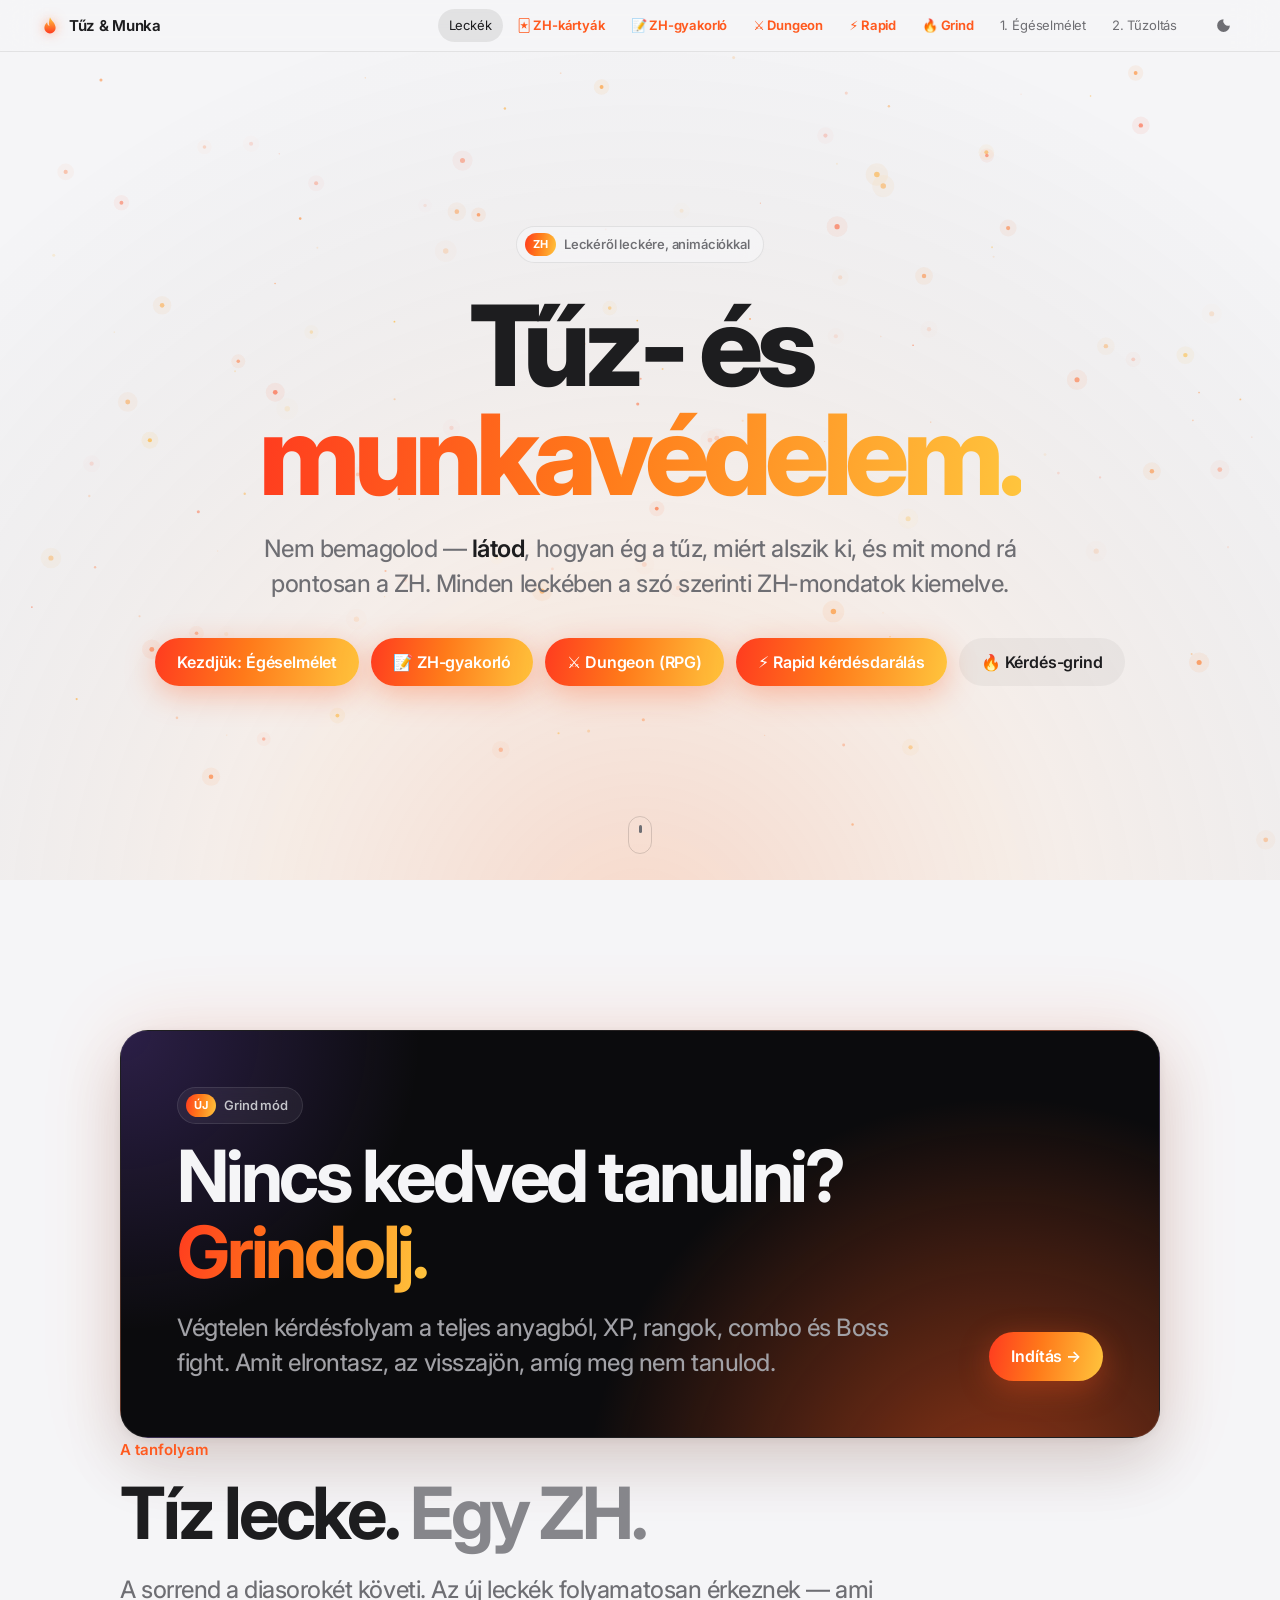
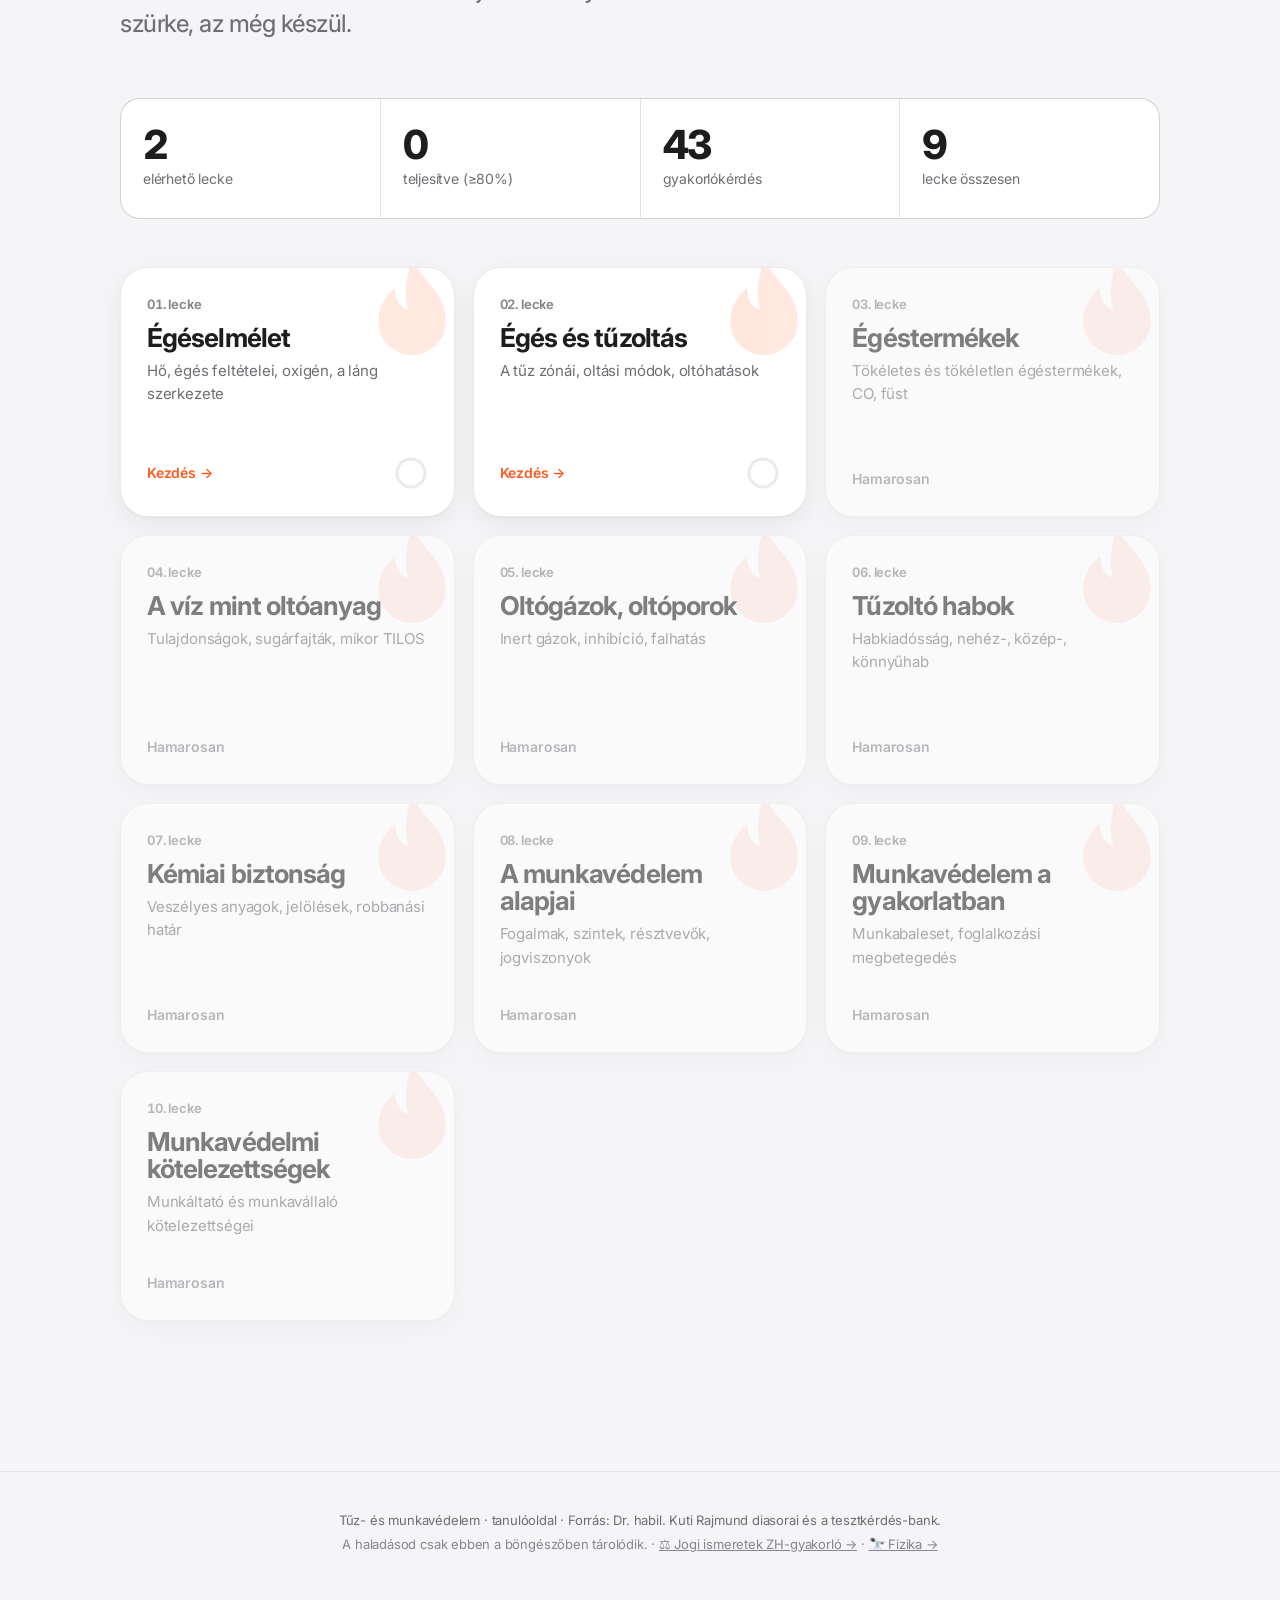
<file: index.html>
<!doctype html>
<html lang="hu">
<head>
  <meta charset="utf-8" />
  <meta name="viewport" content="width=device-width, initial-scale=1, viewport-fit=cover" />
  <title>Tűz- és munkavédelem</title>
  <meta name="description" content="Animált, leckéről leckére haladó tanulóoldal a Tűz- és munkavédelem ZH-hoz." />
  <meta name="theme-color" content="#000000" media="(prefers-color-scheme: dark)" />
  <meta name="theme-color" content="#f5f5f7" media="(prefers-color-scheme: light)" />
  <link rel="icon" href="data:image/svg+xml,%3Csvg xmlns='http://www.w3.org/2000/svg' viewBox='0 0 64 64'%3E%3Cdefs%3E%3ClinearGradient id='g' x1='0' y1='1' x2='0' y2='0'%3E%3Cstop offset='0' stop-color='%23ff3b1f'/%3E%3Cstop offset='1' stop-color='%23ffc53d'/%3E%3C/linearGradient%3E%3C/defs%3E%3Cpath fill='url(%23g)' d='M32 4c4 12 18 18 18 34a18 18 0 0 1-36 0c0-9 5-14 9-18 0 7 3 11 7 12-3-10 0-20 2-28z'/%3E%3C/svg%3E" />
  <link rel="preconnect" href="https://fonts.googleapis.com" />
  <link rel="preconnect" href="https://fonts.gstatic.com" crossorigin />
  <link href="https://fonts.googleapis.com/css2?family=Inter:opsz,wght@14..32,400..800&display=swap" rel="stylesheet" />
  <link rel="stylesheet" href="css/app.css" />
  <link rel="stylesheet" href="css/grind.css" />
  <link rel="stylesheet" href="css/rapid.css" />
  <link rel="stylesheet" href="css/rpg.css" />
  <link rel="stylesheet" href="css/rpg-fight.css" />
  <link rel="stylesheet" href="css/zh.css" />
</head>
<body>
  <div class="progress-rail" aria-hidden="true"><i id="readProgress"></i></div>

  <header class="nav" id="nav">
    <a class="brand" href="#/" aria-label="Kezdőlap">
      <svg viewBox="0 0 64 64" aria-hidden="true"><defs><linearGradient id="bg" x1="0" y1="1" x2="0" y2="0"><stop offset="0" stop-color="#ff3b1f"/><stop offset="1" stop-color="#ffc53d"/></linearGradient></defs><path fill="url(#bg)" d="M32 4c4 12 18 18 18 34a18 18 0 0 1-36 0c0-9 5-14 9-18 0 7 3 11 7 12-3-10 0-20 2-28z"/></svg>
      <span>Tűz&nbsp;&amp;&nbsp;Munka</span>
    </a>
    <nav class="nav-links" id="navLinks"></nav>
    <button class="icon-btn" id="themeBtn" aria-label="Világos / sötét mód" title="Világos / sötét mód">
      <svg viewBox="0 0 24 24" aria-hidden="true"><path d="M12 3a9 9 0 1 0 9 9 7 7 0 0 1-9-9z"/></svg>
    </button>
  </header>

  <main id="app" tabindex="-1"></main>

  <footer class="foot">
    <p>Tűz- és munkavédelem · tanulóoldal · Forrás: Dr. habil. Kuti Rajmund diasorai és a tesztkérdés-bank.</p>
    <p class="muted">A haladásod csak ebben a böngészőben tárolódik. · <a href="Jog/">⚖️ Jogi ismeretek ZH-gyakorló →</a> · <a href="fizika/">🔭 Fizika →</a></p>
  </footer>

  <div class="toast" id="toast" role="status" aria-live="polite"></div>

  <!-- Classic scripts: az oldal dupla kattintással (file://) is működik, szerver nélkül. -->
  <script src="js/core.js"></script>
  <script src="js/fx.js"></script>
  <script src="js/quiz.js"></script>
  <script src="js/lessons/01-egeselmelet.js"></script>
  <script src="js/lessons/02-eges-tuzoltas.js"></script>
  <script src="js/bank.js"></script>
  <script src="js/grind.js"></script>
  <script src="js/facts2.js"></script>
  <script src="js/rapid.js"></script>
  <script src="js/rpg.js"></script>
  <script src="js/zh.js"></script>
  <script src="js/zhcards.js"></script>
  <script src="js/app.js"></script>
</body>
</html>
</file>
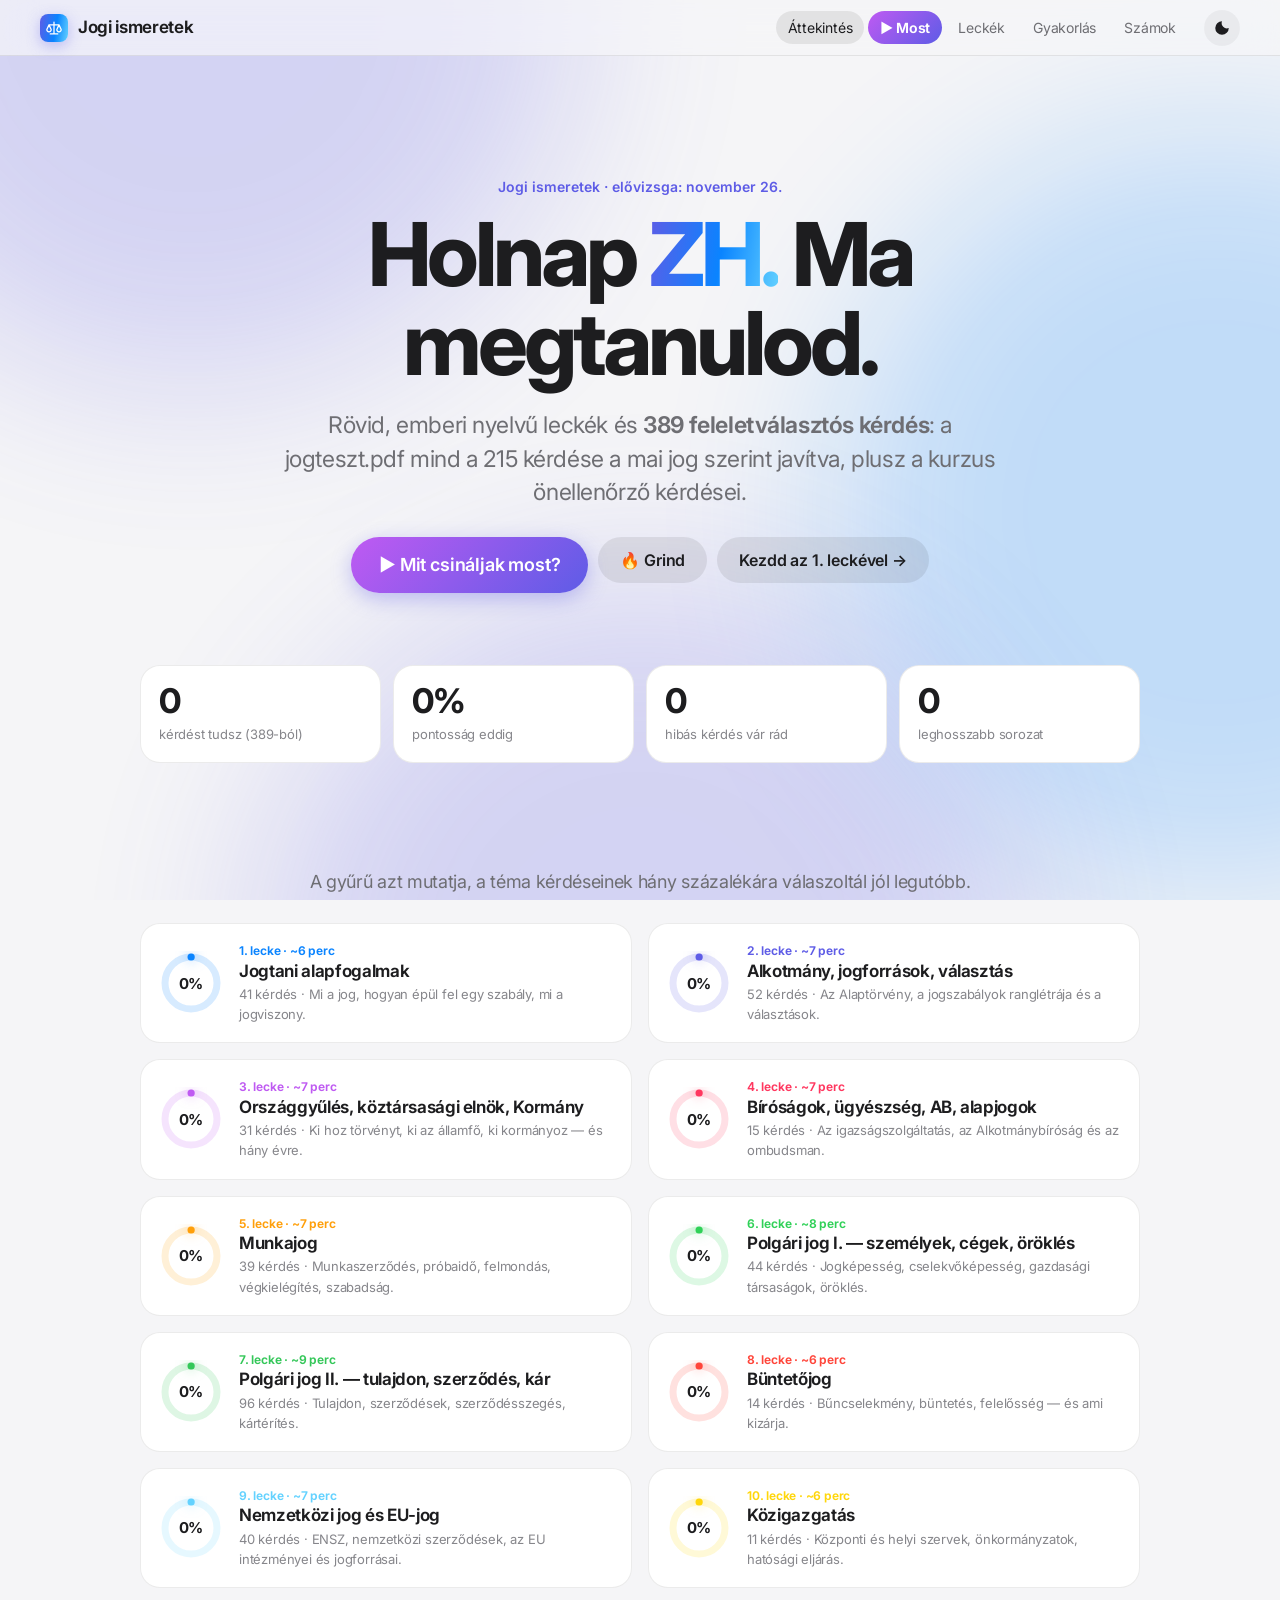
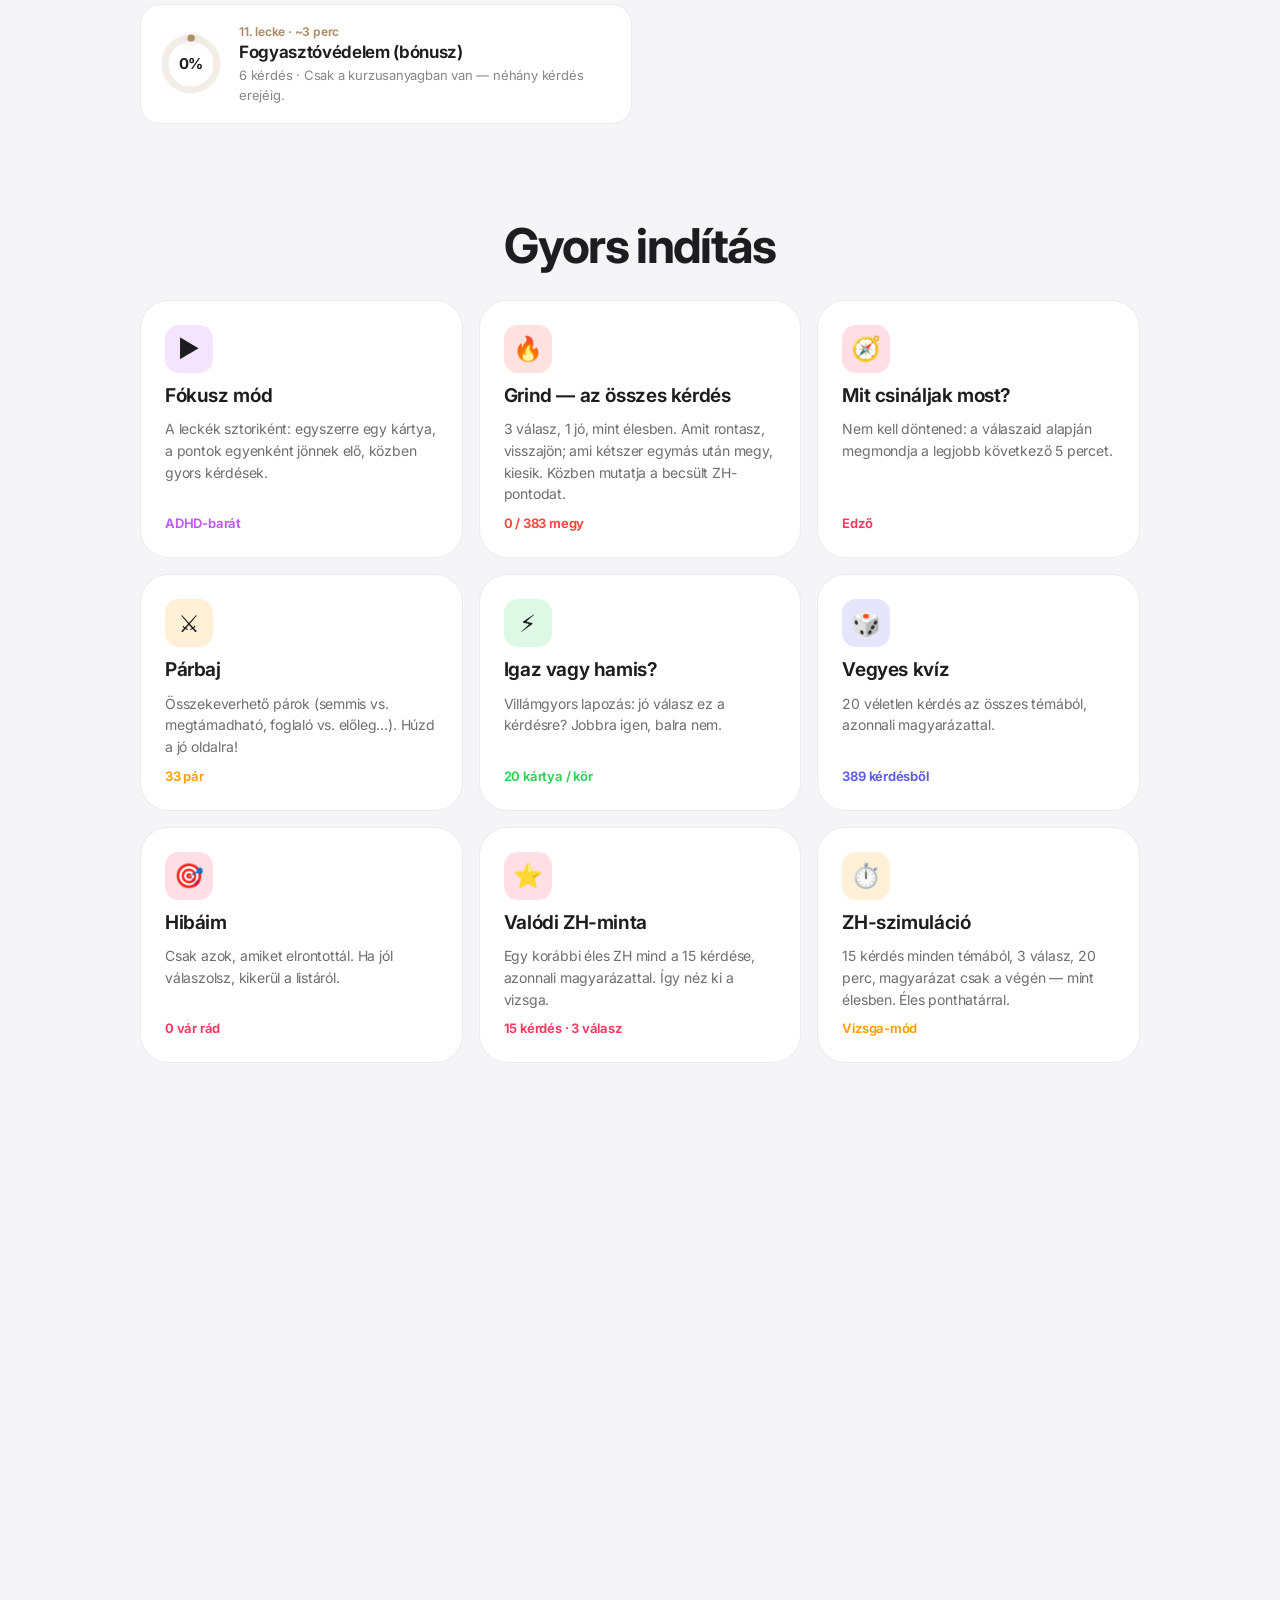
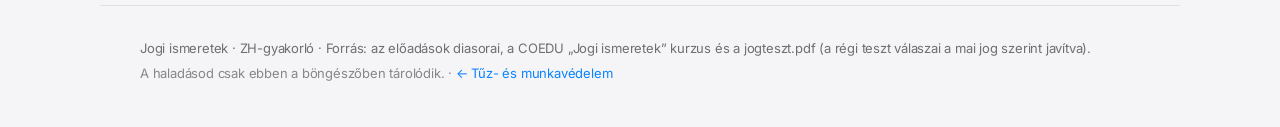
<file: Jog/index.html>
<!doctype html>
<html lang="hu">
<head>
  <meta charset="utf-8" />
  <meta name="viewport" content="width=device-width, initial-scale=1, viewport-fit=cover" />
  <title>Jogi ismeretek</title>
  <meta name="description" content="Jogi ismeretek ZH-gyakorló: rövid, érthető leckék, ~375 feleletválasztós kérdés, hibák ismétlése, villámkártyák és ZH-szimuláció." />
  <meta name="theme-color" content="#000000" media="(prefers-color-scheme: dark)" />
  <meta name="theme-color" content="#f5f5f7" media="(prefers-color-scheme: light)" />
  <link rel="icon" href="data:image/svg+xml,%3Csvg xmlns='http://www.w3.org/2000/svg' viewBox='0 0 64 64'%3E%3Cdefs%3E%3ClinearGradient id='g' x1='0' y1='0' x2='1' y2='1'%3E%3Cstop offset='0' stop-color='%235e5ce6'/%3E%3Cstop offset='1' stop-color='%230a84ff'/%3E%3C/linearGradient%3E%3C/defs%3E%3Crect width='64' height='64' rx='15' fill='url(%23g)'/%3E%3Cpath d='M32 13v38M20 51h24M16 22h32M16 22l-7 15a7 7 0 0 0 14 0zM48 22l-7 15a7 7 0 0 0 14 0z' stroke='white' stroke-width='3.2' fill='none' stroke-linecap='round' stroke-linejoin='round'/%3E%3C/svg%3E" />
  <link rel="preconnect" href="https://fonts.googleapis.com" />
  <link rel="preconnect" href="https://fonts.gstatic.com" crossorigin />
  <link href="https://fonts.googleapis.com/css2?family=Inter:opsz,wght@14..32,400..800&display=swap" rel="stylesheet" />
  <link rel="stylesheet" href="css/jog.css?v=8" />
</head>
<body>
  <div class="aurora" aria-hidden="true"><i></i><i></i><i></i></div>

  <header class="nav" id="nav">
    <a class="brand" href="#/" aria-label="Kezdőlap">
      <span class="logo" aria-hidden="true">
        <svg viewBox="0 0 64 64"><path d="M32 13v38M20 51h24M16 22h32M16 22l-7 15a7 7 0 0 0 14 0zM48 22l-7 15a7 7 0 0 0 14 0z"/></svg>
      </span>
      <span>Jogi ismeretek</span>
    </a>
    <nav class="nav-links" id="navLinks">
      <a href="#/" data-nav="home">Áttekintés</a>
      <a href="#/most" data-nav="most" class="nav-go">▶ Most</a>
      <a href="#/leckek" data-nav="leckek">Leckék</a>
      <a href="#/gyakorlas" data-nav="gyakorlas">Gyakorlás</a>
      <a href="#/szamok" data-nav="szamok">Számok</a>
    </nav>
    <button class="icon-btn" id="themeBtn" aria-label="Világos / sötét mód" title="Világos / sötét mód">
      <svg viewBox="0 0 24 24" aria-hidden="true"><path d="M12 3a9 9 0 1 0 9 9 7 7 0 0 1-9-9z"/></svg>
    </button>
  </header>

  <main id="app" tabindex="-1"></main>

  <nav class="tabbar" id="tabbar" aria-label="Fő menü">
    <a href="#/" data-nav="home"><svg viewBox="0 0 24 24"><path d="M4 11l8-7 8 7v9a1 1 0 0 1-1 1h-5v-6h-4v6H5a1 1 0 0 1-1-1z"/></svg><span>Áttekintés</span></a>
    <a href="#/most" data-nav="most"><svg viewBox="0 0 24 24"><path d="M12 3a9 9 0 1 0 0 18 9 9 0 0 0 0-18zM10 8.5v7l6-3.5z"/></svg><span>Most</span></a>
    <a href="#/leckek" data-nav="leckek"><svg viewBox="0 0 24 24"><path d="M4 5a2 2 0 0 1 2-2h13v16H6a2 2 0 0 0-2 2zM4 21V5M8 7h7"/></svg><span>Leckék</span></a>
    <a href="#/gyakorlas" data-nav="gyakorlas"><svg viewBox="0 0 24 24"><path d="M9 12l2 2 4-4M12 3a9 9 0 1 0 0 18 9 9 0 0 0 0-18z"/></svg><span>Gyakorlás</span></a>
    <a href="#/szamok" data-nav="szamok"><svg viewBox="0 0 24 24"><path d="M5 9h14M5 15h14M10 4L8 20M16 4l-2 16"/></svg><span>Számok</span></a>
  </nav>

  <footer class="foot">
    <p>Jogi ismeretek · ZH-gyakorló · Forrás: az előadások diasorai, a COEDU „Jogi ismeretek” kurzus és a jogteszt.pdf (a régi teszt válaszai a mai jog szerint javítva).</p>
    <p class="muted">A haladásod csak ebben a böngészőben tárolódik. · <a href="../">← Tűz- és munkavédelem</a></p>
  </footer>

  <div class="toast" id="toast" role="status" aria-live="polite"></div>
  <canvas class="confetti" id="confetti" aria-hidden="true"></canvas>

  <!-- Classic scripts: dupla kattintással (file://) is működik, szerver nélkül. -->
  <script src="data/temak.js?v=8"></script>
  <script src="data/jogteszt-1.js?v=8"></script>
  <script src="data/jogteszt-2.js?v=8"></script>
  <script src="data/jogteszt-3.js?v=8"></script>
  <script src="data/kurzus.js?v=8"></script>
  <script src="data/kurzus-x.js?v=8"></script>
  <script src="data/leckek/01-alap.js?v=8"></script>
  <script src="data/leckek/02-alkotmany.js?v=8"></script>
  <script src="data/leckek/03-allamszerv.js?v=8"></script>
  <script src="data/leckek/04-birosag.js?v=8"></script>
  <script src="data/leckek/05-munka.js?v=8"></script>
  <script src="data/leckek/06-polgari1.js?v=8"></script>
  <script src="data/leckek/07-polgari2.js?v=8"></script>
  <script src="data/leckek/08-bunteto.js?v=8"></script>
  <script src="data/leckek/09-nemzetkozi.js?v=8"></script>
  <script src="data/leckek/10-kozig.js?v=8"></script>
  <script src="data/leckek/11-fogyaszto.js?v=8"></script>
  <script src="data/animaciok.js?v=8"></script>
  <script src="data/parbajok.js?v=8"></script>
  <script src="data/zhminta.js?v=8"></script>
  <script src="js/fx.js?v=8"></script>
  <script src="js/app.js?v=8"></script>
</body>
</html>
</file>
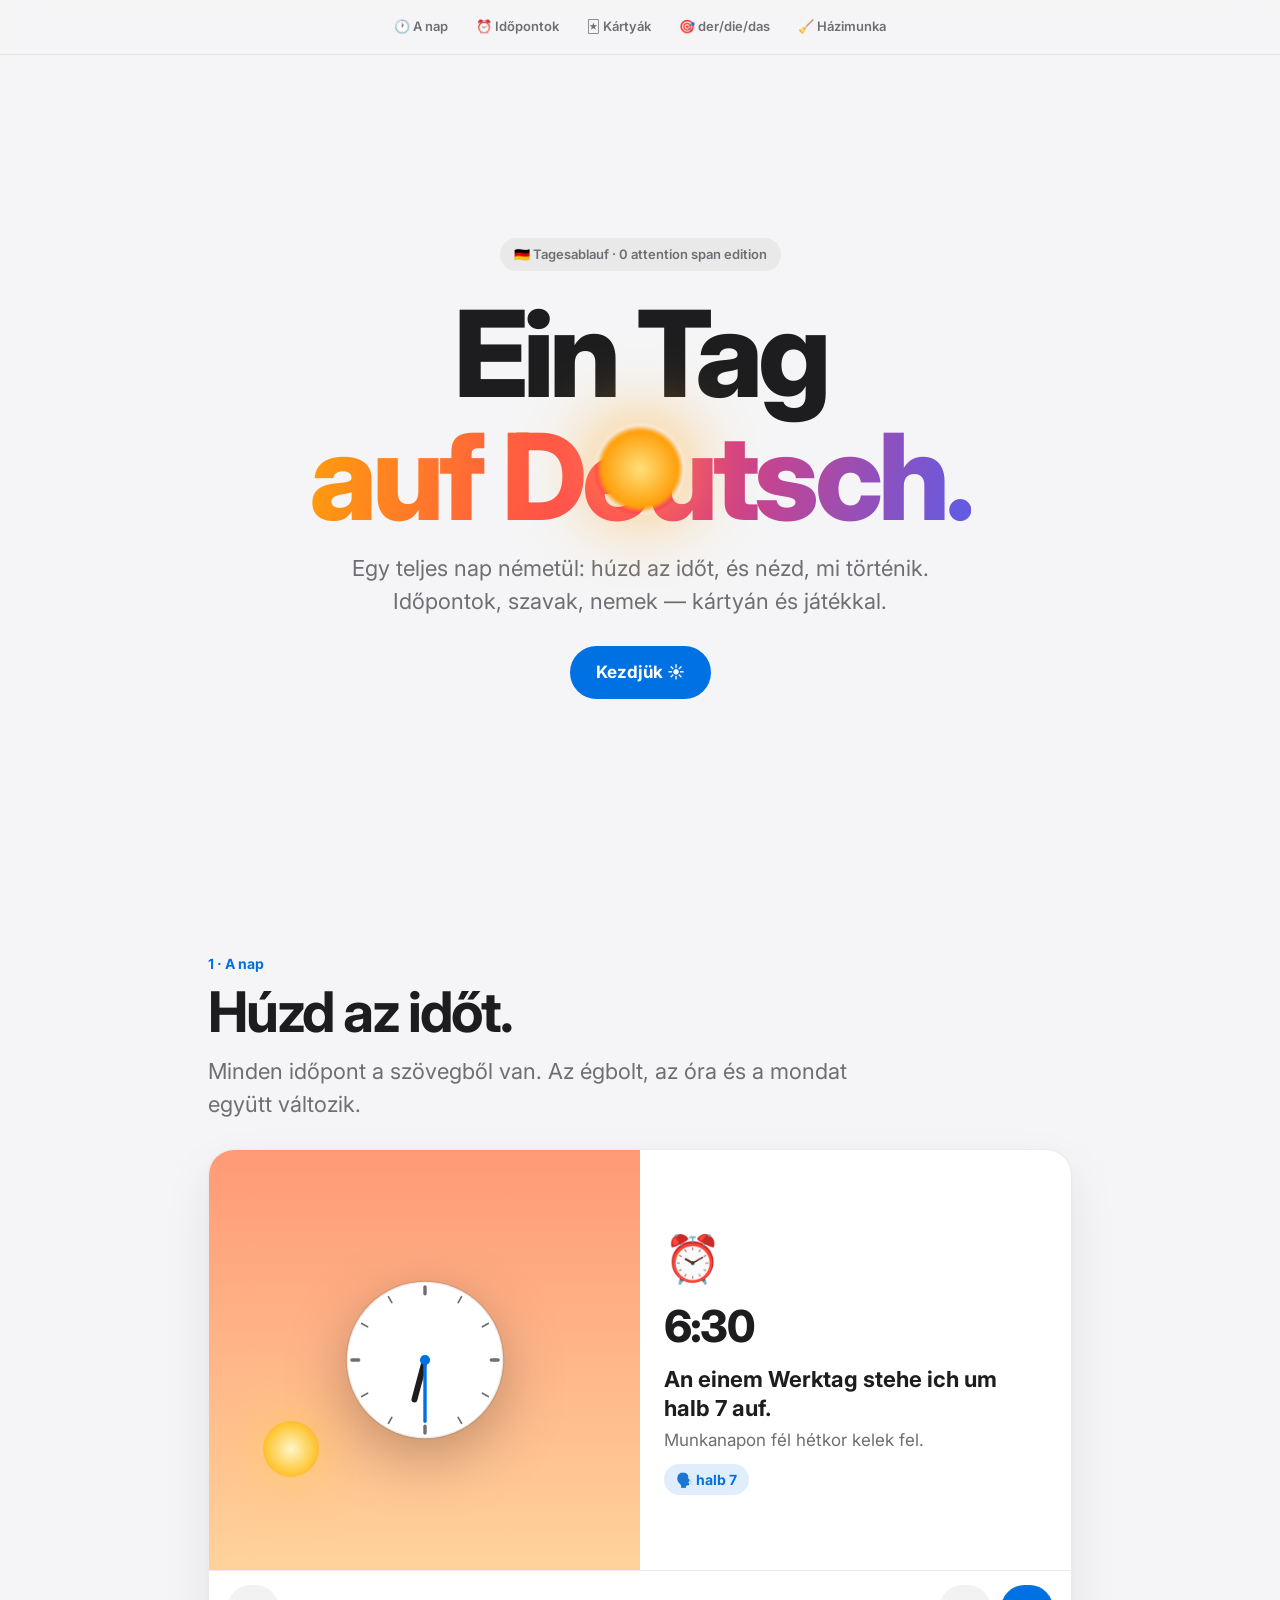
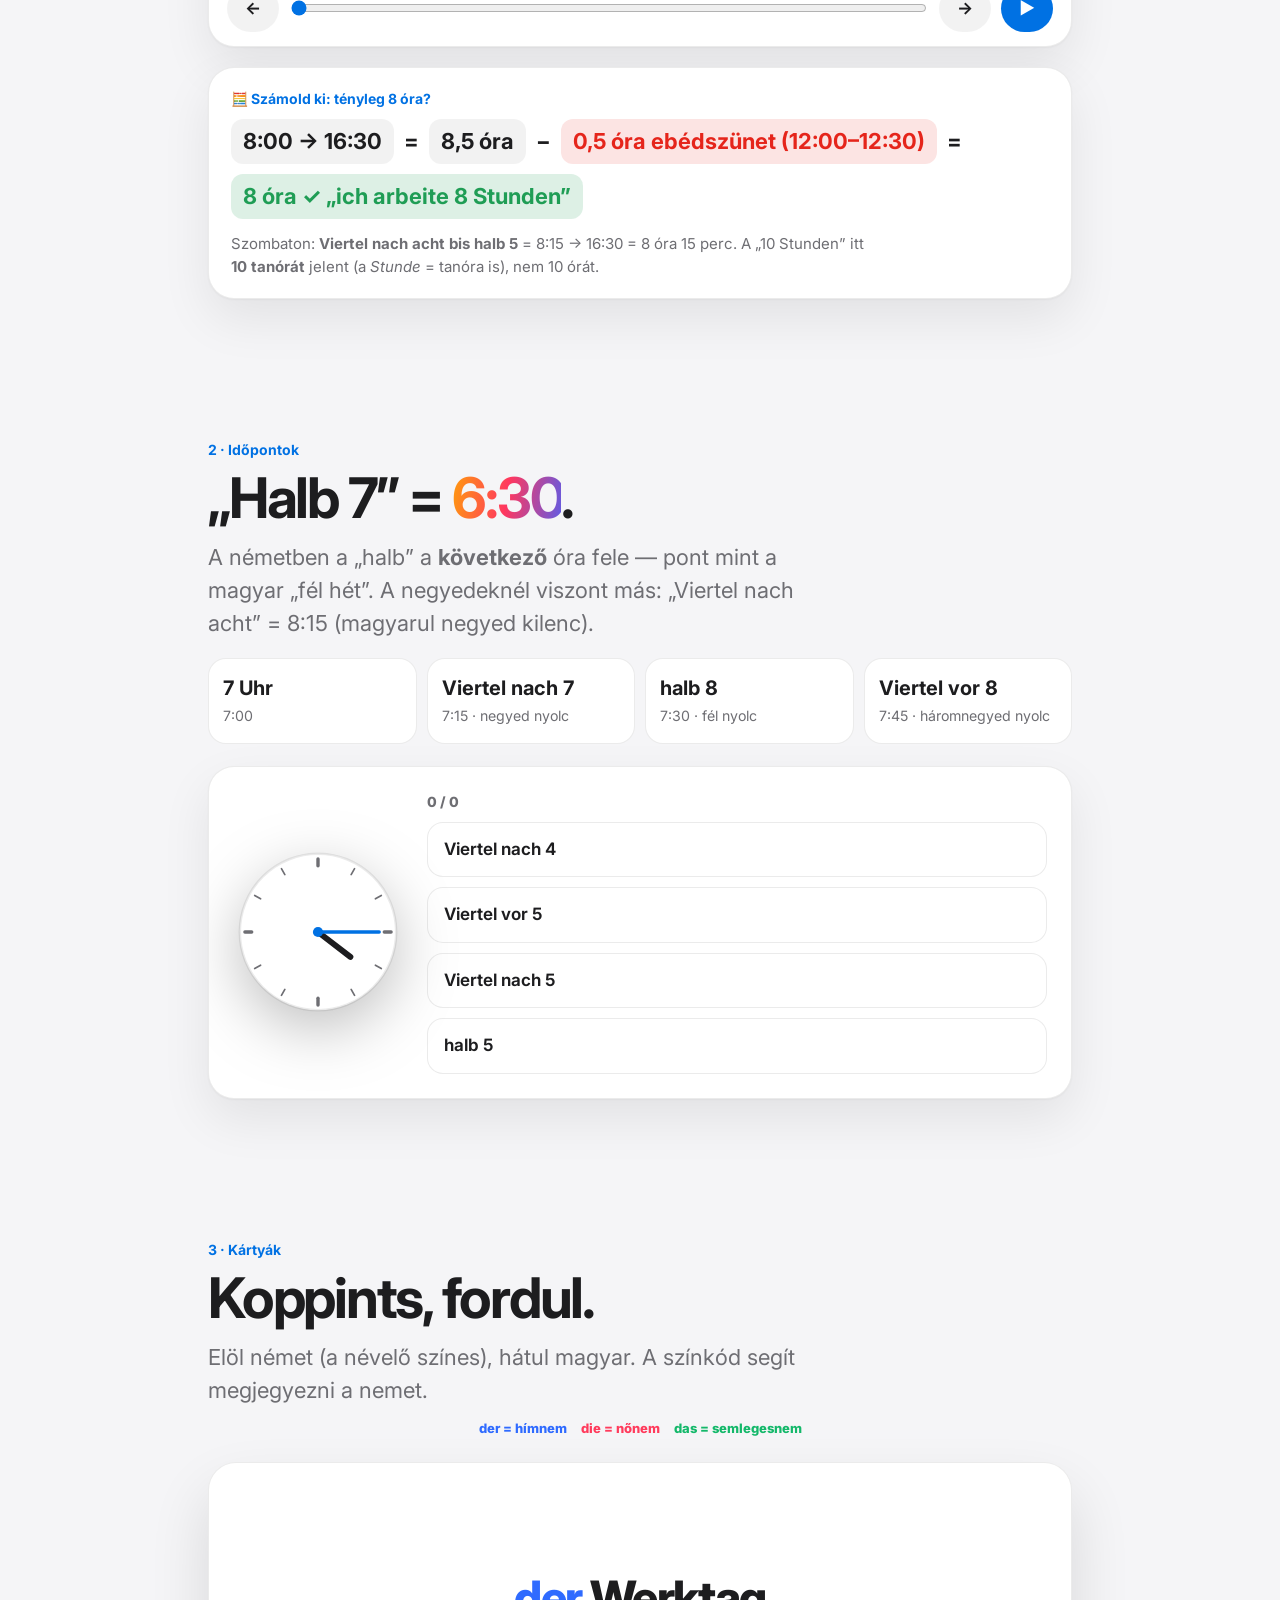
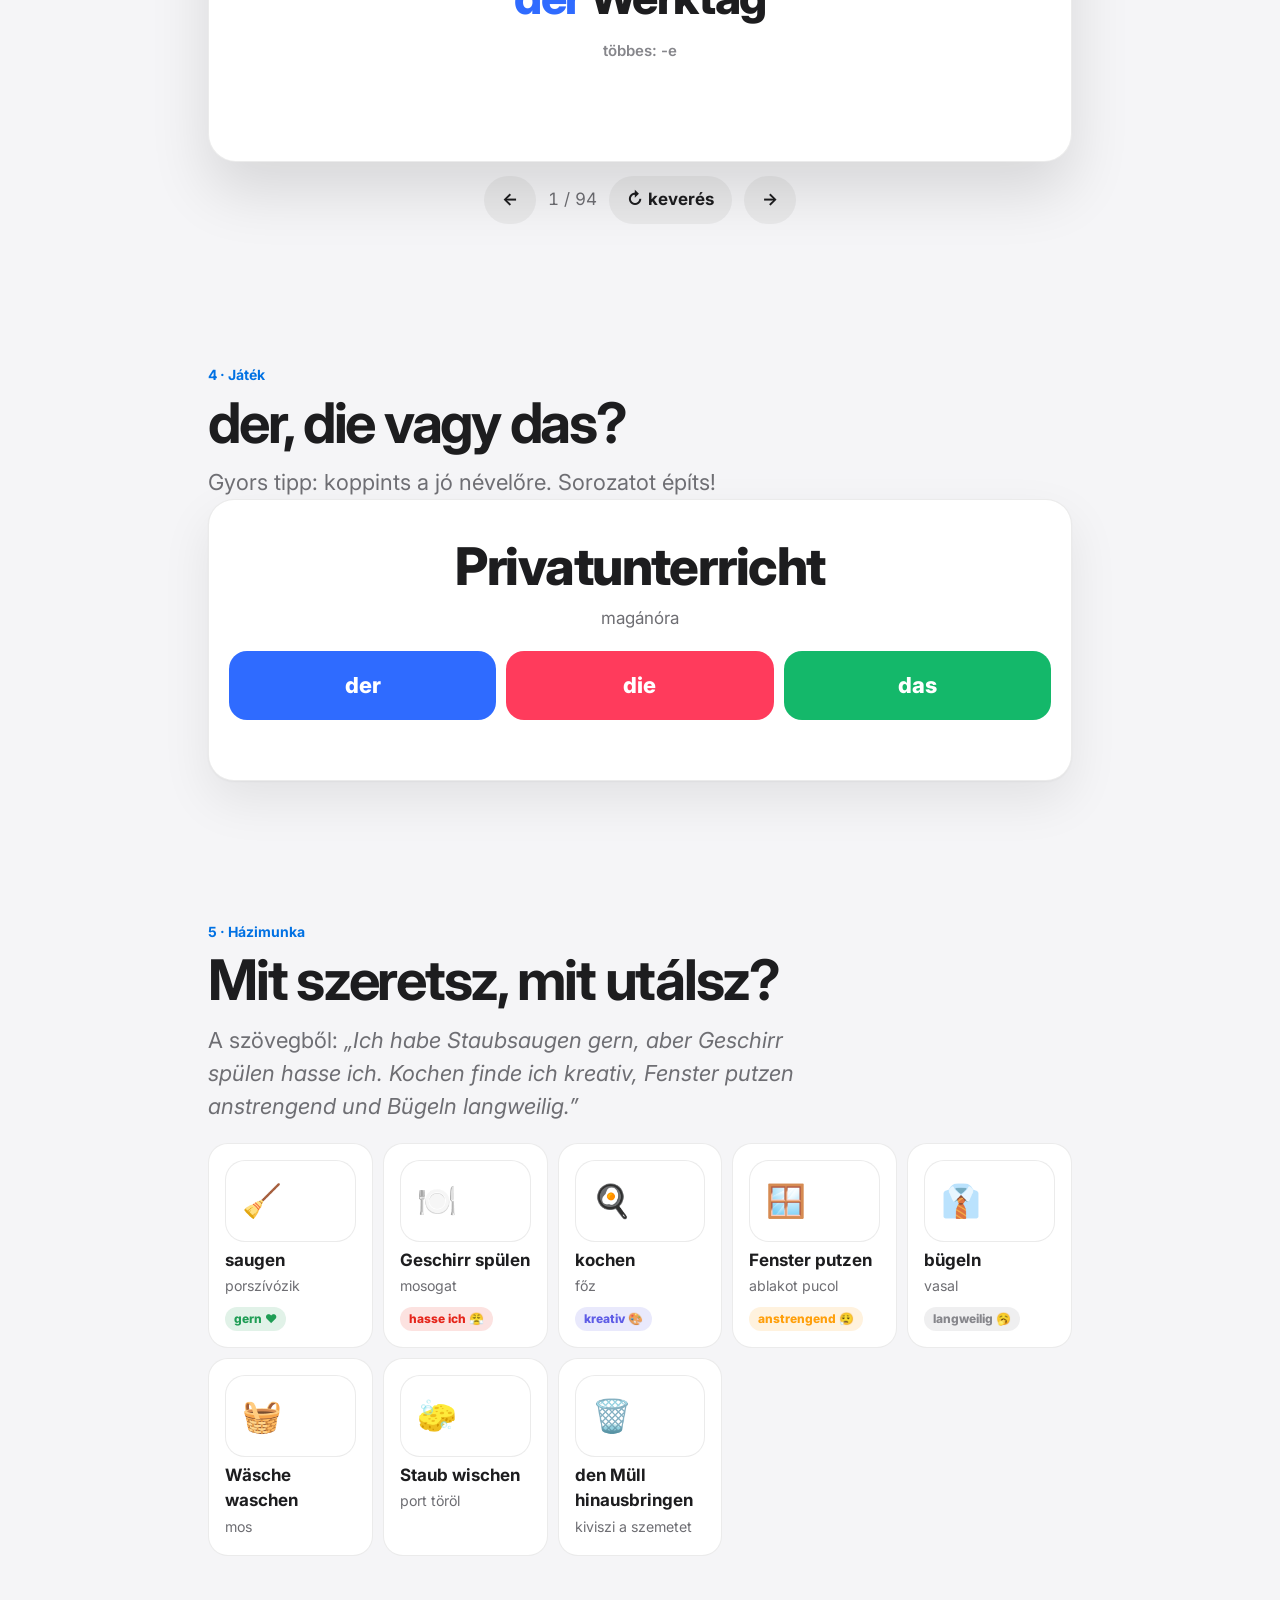
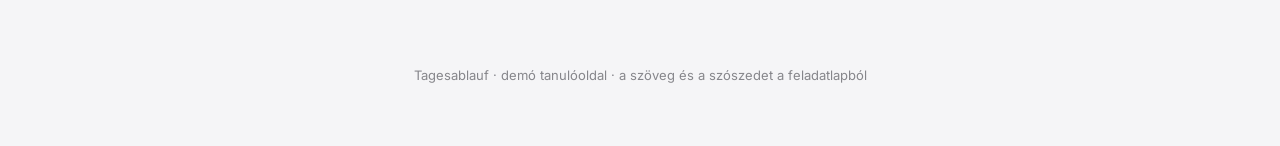
<file: demo/tagesablauf/index.html>
<!doctype html>
<html lang="hu">
<head>
<meta charset="utf-8" />
<meta name="viewport" content="width=device-width, initial-scale=1, viewport-fit=cover" />
<title>Ein Tag auf Deutsch</title>
<meta name="description" content="Tagesablauf — egy német nap, animációkkal, órával, kártyákkal." />
<link rel="preconnect" href="https://fonts.googleapis.com" /><link rel="preconnect" href="https://fonts.gstatic.com" crossorigin />
<link href="https://fonts.googleapis.com/css2?family=Inter:wght@400..800&display=swap" rel="stylesheet" />
<style>
:root{color-scheme:light;--bg:#f5f5f7;--card:#fff;--ink:#1d1d1f;--ink2:#6e6e73;--ink3:#86868b;--line:rgba(0,0,0,.08);--fill:rgba(0,0,0,.05);
--accent:#0071e3;--der:#2f6bff;--die:#ff3b5c;--das:#14b86a;--ok:#1f9d55;--bad:#e5251b;--ease:cubic-bezier(.22,1,.36,1);--spring:cubic-bezier(.34,1.4,.64,1)}
@media(prefers-color-scheme:dark){:root{color-scheme:dark;--bg:#000;--card:#111113;--ink:#f5f5f7;--ink2:#a1a1a6;--ink3:#6e6e73;--line:rgba(255,255,255,.1);--fill:rgba(255,255,255,.07)}}
*{box-sizing:border-box}body{margin:0;background:var(--bg);color:var(--ink);font:400 17px/1.5 Inter,-apple-system,'SF Pro Text','Segoe UI',system-ui,sans-serif;-webkit-font-smoothing:antialiased;overflow-x:hidden}
button{font:inherit;color:inherit}.wrap{max-width:900px;margin:0 auto;padding:0 18px}
nav{position:sticky;top:0;z-index:20;display:flex;gap:4px;justify-content:center;padding:10px;background:color-mix(in srgb,var(--bg) 78%,transparent);-webkit-backdrop-filter:saturate(180%) blur(20px);backdrop-filter:saturate(180%) blur(20px);border-bottom:1px solid var(--line);overflow-x:auto}
nav a{flex:none;text-decoration:none;color:var(--ink2);font-size:13px;font-weight:600;padding:7px 12px;border-radius:99px}nav a:hover{background:var(--fill);color:var(--ink)}
section{padding:70px 0}h1,h2{letter-spacing:-.04em;line-height:1.02;margin:0}h2{font-size:clamp(34px,7vw,56px)}.kick{font-size:14px;font-weight:700;color:var(--accent);margin-bottom:10px}
.lead{font-size:clamp(18px,3.4vw,22px);color:var(--ink2);margin:14px 0 0;max-width:640px}
.grad{background:linear-gradient(100deg,#ff9f0a,#ff375f 50%,#5e5ce6);-webkit-background-clip:text;background-clip:text;color:transparent}
.card{background:var(--card);border:1px solid var(--line);border-radius:26px;box-shadow:0 1px 2px rgba(0,0,0,.04),0 20px 50px rgba(0,0,0,.08);overflow:hidden}
.reveal{opacity:0;transform:translateY(30px);transition:opacity .9s var(--ease),transform .9s var(--ease)}.reveal.in{opacity:1;transform:none}
/* hero */
.hero{min-height:92vh;display:grid;place-items:center;text-align:center;position:relative;overflow:hidden;padding:40px 0}
.hero h1{font-size:clamp(52px,13vw,120px);font-weight:800}.hero .sun{position:absolute;width:90px;height:90px;border-radius:50%;background:radial-gradient(circle,#ffe07a,#ff9f0a 60%,transparent 70%);filter:blur(1px);box-shadow:0 0 80px #ffb340;animation:arc 14s linear infinite}
@keyframes arc{0%{left:-10%;top:80%}25%{top:22%}50%{left:50%;top:8%}75%{top:22%}100%{left:105%;top:80%}}
.pill{display:inline-flex;gap:8px;align-items:center;padding:7px 14px;border-radius:99px;background:var(--fill);font-size:13px;font-weight:600;color:var(--ink2);margin-bottom:22px}
.cta{display:inline-block;margin-top:28px;padding:14px 26px;border-radius:99px;background:var(--accent);color:#fff;text-decoration:none;font-weight:700}
/* nap */
.day{display:grid;grid-template-columns:1fr 1fr;min-height:420px}@media(max-width:720px){.day{grid-template-columns:1fr}}
.sky{position:relative;min-height:300px;transition:background 1s var(--ease);display:grid;place-items:center}
.orb{position:absolute;width:56px;height:56px;border-radius:50%;transition:left 1s var(--ease),top 1s var(--ease),background 1s,box-shadow 1s}
.clock{position:relative;width:170px;height:170px}.clock svg{width:100%;height:100%;filter:drop-shadow(0 18px 30px rgba(0,0,0,.25))}
.hand{transition:transform 1s var(--spring);transform-origin:100px 100px}
.ev{padding:26px 24px;display:flex;flex-direction:column;justify-content:center}
.ev .t{font-size:44px;font-weight:800;letter-spacing:-.04em;font-variant-numeric:tabular-nums}.ev .de{font-size:22px;font-weight:700;line-height:1.3;margin:6px 0}.ev .hu{color:var(--ink2);font-size:17px}.ev .emo{font-size:46px}
.ev .say{display:inline-block;margin-top:10px;padding:5px 12px;border-radius:99px;background:rgba(0,113,227,.12);color:var(--accent);font-weight:700;font-size:14px}
.ctrl{display:flex;gap:10px;align-items:center;padding:14px 18px;border-top:1px solid var(--line)}.ctrl input{flex:1;accent-color:var(--accent)}
.btn{border:0;border-radius:99px;padding:11px 18px;font-weight:700;cursor:pointer;background:var(--accent);color:#fff}.btn.ghost{background:var(--fill);color:var(--ink)}
.math{margin-top:20px;padding:20px 22px}.math .row{display:flex;flex-wrap:wrap;gap:10px;align-items:center;font-size:clamp(17px,3.6vw,22px);font-weight:700}
.chip{padding:6px 12px;border-radius:12px;background:var(--fill)}.chip.g{background:rgba(31,157,85,.15);color:var(--ok)}.chip.r{background:rgba(229,37,27,.12);color:var(--bad)}
.math .step{opacity:0;transform:translateY(8px);transition:all .6s var(--ease)}.math.in .step{opacity:1;transform:none}
/* idő-kvíz */
.tq{display:grid;grid-template-columns:auto 1fr;gap:24px;align-items:center;padding:24px}@media(max-width:640px){.tq{grid-template-columns:1fr;justify-items:center}}
.opts{display:grid;gap:10px;width:100%}.opt{padding:14px 16px;border-radius:16px;border:1.5px solid var(--line);background:var(--card);text-align:left;font-weight:650;font-size:17px;cursor:pointer;transition:transform .15s,border-color .2s,background .2s}
.opt:active{transform:scale(.97)}.opt.ok{border-color:var(--ok);background:rgba(31,157,85,.12)}.opt.bad{border-color:var(--bad);background:rgba(229,37,27,.1);animation:sh .35s}
@keyframes sh{25%,75%{transform:translateX(-5px)}50%{transform:translateX(5px)}}
.rule{display:grid;grid-template-columns:repeat(4,1fr);gap:10px;margin-top:18px}@media(max-width:640px){.rule{grid-template-columns:1fr 1fr}}
.rule div{padding:14px;border-radius:18px;background:var(--card);border:1px solid var(--line)}.rule b{display:block;font-size:20px}.rule small{color:var(--ink2)}
.score{font-weight:800;color:var(--ink2);font-size:14px;margin-bottom:10px}
/* kártyák */
.deck{height:300px;perspective:1400px;cursor:pointer;margin-top:24px}.fl{position:relative;width:100%;height:100%;transform-style:preserve-3d;transition:transform .6s var(--ease)}.deck.flip .fl{transform:rotateY(180deg)}
.face{position:absolute;inset:0;backface-visibility:hidden;-webkit-backface-visibility:hidden;border-radius:28px;display:flex;flex-direction:column;align-items:center;justify-content:center;text-align:center;padding:24px;border:1px solid var(--line);box-shadow:0 30px 60px rgba(0,0,0,.12)}
.face.f{background:var(--card)}.face.b{background:linear-gradient(160deg,#0071e3,#5e5ce6);color:#fff;transform:rotateY(180deg)}
.face .w{font-size:clamp(30px,7vw,46px);font-weight:800;letter-spacing:-.03em}.face .pl{margin-top:8px;color:var(--ink3);font-size:15px;font-weight:600}.face.b .w{color:#fff}
.art{font-weight:800}.art.der{color:var(--der)}.art.die{color:var(--die)}.art.das{color:var(--das)}
.fnav{display:flex;justify-content:center;gap:12px;align-items:center;margin-top:14px;color:var(--ink2);font-variant-numeric:tabular-nums}
.legend{display:flex;gap:14px;justify-content:center;margin-top:12px;font-size:13px;font-weight:700}
/* der-die-das */
.gg{padding:28px 20px;text-align:center}.gg .w{font-size:clamp(34px,8vw,52px);font-weight:800;letter-spacing:-.03em}.gg .hu{color:var(--ink2);margin-bottom:20px}
.ggb{display:grid;grid-template-columns:repeat(3,1fr);gap:10px}.ggb button{padding:18px 6px;border-radius:18px;border:0;font-size:22px;font-weight:800;color:#fff;cursor:pointer;transition:transform .15s}
.ggb button:active{transform:scale(.94)}.ggb .der{background:var(--der)}.ggb .die{background:var(--die)}.ggb .das{background:var(--das)}
.flash{animation:fl .5s}@keyframes fl{0%{box-shadow:0 0 0 0 rgba(31,157,85,.6)}100%{box-shadow:0 0 0 24px rgba(31,157,85,0)}}
.streak{font-size:14px;font-weight:800;color:var(--accent);margin-top:12px;min-height:20px}
/* házimunka */
.hw{display:grid;grid-template-columns:repeat(auto-fill,minmax(150px,1fr));gap:10px;margin-top:20px}
.hw div{padding:16px;border-radius:20px;background:var(--card);border:1px solid var(--line)}.hw .e{font-size:32px}.hw b{display:block;margin-top:6px}.hw small{color:var(--ink2)}
.mood{display:inline-block;margin-top:8px;font-size:12px;font-weight:800;padding:3px 9px;border-radius:99px}
footer{text-align:center;color:var(--ink3);font-size:13px;padding:40px 18px 60px}
.toast{position:fixed;left:50%;bottom:24px;transform:translate(-50%,20px);opacity:0;padding:10px 18px;border-radius:99px;background:var(--ink);color:var(--bg);font-weight:700;transition:all .35s var(--spring);z-index:50}.toast.show{opacity:1;transform:translate(-50%,0)}
@media(prefers-reduced-motion:reduce){*{animation:none!important;transition:none!important}.reveal{opacity:1;transform:none}}
</style>
</head>
<body>
<nav><a href="#nap">🕐 A nap</a><a href="#ido">⏰ Időpontok</a><a href="#kartyak">🃏 Kártyák</a><a href="#nem">🎯 der/die/das</a><a href="#hazimunka">🧹 Házimunka</a></nav>

<header class="hero"><div class="sun"></div><div class="wrap">
  <div class="pill">🇩🇪 Tagesablauf · 0 attention span edition</div>
  <h1>Ein Tag<br><span class="grad">auf Deutsch.</span></h1>
  <p class="lead" style="margin-left:auto;margin-right:auto">Egy teljes nap németül: húzd az időt, és nézd, mi történik. Időpontok, szavak, nemek — kártyán és játékkal.</p>
  <a class="cta" href="#nap">Kezdjük ☀️</a>
</div></header>

<section id="nap"><div class="wrap">
  <div class="kick reveal">1 · A nap</div><h2 class="reveal">Húzd az időt.</h2>
  <p class="lead reveal">Minden időpont a szövegből van. Az égbolt, az óra és a mondat együtt változik.</p>
  <div class="card reveal" style="margin-top:28px"><div class="day">
    <div class="sky" id="sky"><div class="orb" id="orb"></div><div class="clock" id="dayClock"></div></div>
    <div class="ev"><div class="emo" id="evEmo"></div><div class="t" id="evT"></div><div class="de" id="evDe"></div><div class="hu" id="evHu"></div><div><span class="say" id="evSay"></span></div></div>
  </div>
  <div class="ctrl"><button class="btn ghost" id="prev">←</button><input type="range" id="slider" min="0" value="0" /><button class="btn ghost" id="next">→</button><button class="btn" id="play">▶</button></div></div>

  <div class="card math reveal" id="math">
    <div class="kick">🧮 Számold ki: tényleg 8 óra?</div>
    <div class="row"><span class="step chip">8:00 → 16:30</span><span class="step">=</span><span class="step chip">8,5 óra</span><span class="step">−</span><span class="step chip r">0,5 óra ebédszünet (12:00–12:30)</span><span class="step">=</span><span class="step chip g">8 óra ✓ „ich arbeite 8 Stunden”</span></div>
    <p class="lead" style="font-size:15px">Szombaton: <b>Viertel nach acht bis halb 5</b> = 8:15 → 16:30 = 8 óra 15 perc. A „10 Stunden” itt <b>10 tanórát</b> jelent (a <i>Stunde</i> = tanóra is), nem 10 órát.</p>
  </div>
</div></section>

<section id="ido"><div class="wrap">
  <div class="kick reveal">2 · Időpontok</div><h2 class="reveal">„Halb 7” = <span class="grad">6:30</span>.</h2>
  <p class="lead reveal">A németben a „halb” a <b>következő</b> óra fele — pont mint a magyar „fél hét”. A negyedeknél viszont más: „Viertel nach acht” = 8:15 (magyarul negyed kilenc).</p>
  <div class="rule reveal"><div><b>7 Uhr</b><small>7:00</small></div><div><b>Viertel nach 7</b><small>7:15 · negyed nyolc</small></div><div><b>halb 8</b><small>7:30 · fél nyolc</small></div><div><b>Viertel vor 8</b><small>7:45 · háromnegyed nyolc</small></div></div>
  <div class="card tq reveal" style="margin-top:22px"><div class="clock" id="quizClock"></div><div style="width:100%"><div class="score" id="tqScore">0 / 0</div><div class="opts" id="tqOpts"></div></div></div>
</div></section>

<section id="kartyak"><div class="wrap">
  <div class="kick reveal">3 · Kártyák</div><h2 class="reveal">Koppints, fordul.</h2>
  <p class="lead reveal">Elöl német (a névelő színes), hátul magyar. A színkód segít megjegyezni a nemet.</p>
  <div class="legend reveal"><span class="art der">der = hímnem</span><span class="art die">die = nőnem</span><span class="art das">das = semlegesnem</span></div>
  <div class="deck reveal" id="deck"><div class="fl"><div class="face f" id="fcF"></div><div class="face b" id="fcB"></div></div></div>
  <div class="fnav"><button class="btn ghost" id="fcP">←</button><span id="fcN"></span><button class="btn ghost" id="fcX">↻ keverés</button><button class="btn ghost" id="fcNx">→</button></div>
</div></section>

<section id="nem"><div class="wrap">
  <div class="kick reveal">4 · Játék</div><h2 class="reveal">der, die vagy das?</h2>
  <p class="lead reveal">Gyors tipp: koppints a jó névelőre. Sorozatot építs!</p>
  <div class="card gg reveal" id="gg"><div class="w" id="ggW"></div><div class="hu" id="ggHu"></div>
    <div class="ggb"><button class="der" data-g="der">der</button><button class="die" data-g="die">die</button><button class="das" data-g="das">das</button></div>
    <div class="streak" id="ggS"></div></div>
</div></section>

<section id="hazimunka"><div class="wrap">
  <div class="kick reveal">5 · Házimunka</div><h2 class="reveal">Mit szeretsz, mit utálsz?</h2>
  <p class="lead reveal">A szövegből: <i>„Ich habe Staubsaugen gern, aber Geschirr spülen hasse ich. Kochen finde ich kreativ, Fenster putzen anstrengend und Bügeln langweilig.”</i></p>
  <div class="hw" id="hw"></div>
</div></section>

<footer>Tagesablauf · demó tanulóoldal · a szöveg és a szószedet a feladatlapból</footer>
<div class="toast" id="toast"></div>

<script>
(function(){'use strict';
const $=s=>document.querySelector(s),$$=s=>[...document.querySelectorAll(s)];
const toast=m=>{const t=$('#toast');t.textContent=m;t.classList.add('show');clearTimeout(toast.k);toast.k=setTimeout(()=>t.classList.remove('show'),1500)};
/* reveal */
const io=new IntersectionObserver(es=>es.forEach(e=>{if(e.isIntersecting){e.target.classList.add('in');io.unobserve(e.target)}}),{threshold:.15});
$$('.reveal,.math').forEach(n=>io.observe(n));

/* óra SVG */
function clockSVG(){return `<svg viewBox="0 0 200 200"><circle cx="100" cy="100" r="92" fill="var(--card)" stroke="var(--line)" stroke-width="3"/>${Array.from({length:12},(_,i)=>{const a=i*30*Math.PI/180;return `<line x1="${100+Math.sin(a)*78}" y1="${100-Math.cos(a)*78}" x2="${100+Math.sin(a)*86}" y2="${100-Math.cos(a)*86}" stroke="var(--ink2)" stroke-width="${i%3?2:4}" stroke-linecap="round"/>`}).join('')}
<line class="hand hh" x1="100" y1="100" x2="100" y2="52" stroke="var(--ink)" stroke-width="7" stroke-linecap="round"/><line class="hand mh" x1="100" y1="100" x2="100" y2="28" stroke="var(--accent)" stroke-width="4" stroke-linecap="round"/><circle cx="100" cy="100" r="6" fill="var(--accent)"/></svg>`}
function setClock(el,h,m,turns){const mm=(turns||0)*360+m*6, hh=((h%12)+m/60)*30+(turns||0)*30;el.querySelector('.hh').style.transform=`rotate(${hh}deg)`;el.querySelector('.mh').style.transform=`rotate(${mm}deg)`}
const pad=m=>String(m).padStart(2,'0');
function sayTime(h,m){const n=h%12||12,nx=(h+1)%12||12;if(m===0)return `${n} Uhr`;if(m===15)return `Viertel nach ${n}`;if(m===30)return `halb ${nx}`;if(m===45)return `Viertel vor ${nx}`;return `${n}:${pad(m)}`}

/* ---- a nap ---- */
const DAY=[
[6,30,'⏰','An einem Werktag stehe ich um halb 7 auf.','Munkanapon fél hétkor kelek fel.'],
[6,40,'🚿','Ich gehe ins Badezimmer, dort wasche ich mich und kämme mich.','Bemegyek a fürdőszobába, megmosakszom és megfésülködöm.'],
[6,50,'👕','Dann ziehe ich mich im Zimmer an: Jeans, ein T-Shirt und einen Pullover.','Aztán a szobában felöltözöm: farmer, póló és pulóver.'],
[7,0,'🥐','Ich frühstücke: Tee und ein Brötchen mit Wurst, Käse und Gemüse.','Reggelizem: tea és zsemle felvágottal, sajttal, zöldséggel.'],
[7,15,'🪥','Nach dem Frühstück putze ich mir die Zähne.','Reggeli után fogat mosok.'],
[7,30,'🚌','Ich fahre um halb 8 mit dem Bus zur Arbeit.','Fél nyolckor busszal megyek dolgozni.'],
[8,0,'💼','Die Arbeit beginnt um 8 Uhr.','A munka 8-kor kezdődik.'],
[12,0,'🍲','Von 12 bis halb 1 habe ich Mittagspause: Gemüsesuppe und Pörkölt mit Nockerln.','12-től fél egyig ebédszünet: zöldségleves és pörkölt nokedlivel.'],
[16,30,'🏁','Um halb 5 ist die Arbeit zu Ende — ich arbeite 8 Stunden.','Fél ötkor vége a munkának — 8 órát dolgozom.'],
[17,0,'🛍️','Nach der Arbeit gehe ich in die Stadt und kaufe ein.','Munka után bemegyek a városba és bevásárolok.'],
[17,45,'🧒','Ich hole mein Kind vom Kindergarten ab.','Elhozom a gyerekemet az óvodából.'],
[18,15,'🐕','Ich gehe mit meinem Hund Gassi und höre Musik.','Kutyát sétáltatok és zenét hallgatok.'],
[19,0,'🍳','Ich esse meistens um 7 Uhr zu Abend: Rühreier oder Brot mit Aufschnitt.','Általában 7-kor vacsorázom: rántotta vagy kenyér felvágottal.'],
[20,30,'📺','Abends lese ich ein Buch oder sehe fern.','Esténként olvasok vagy tévét nézek.'],
[21,30,'🚿','Vor dem Schlafengehen dusche ich und putze mir die Zähne.','Lefekvés előtt lezuhanyozom és fogat mosok.'],
[22,0,'😴','Gegen 10 Uhr gehe ich schlafen.','10 óra körül lefekszem aludni.']];
const dc=$('#dayClock');dc.innerHTML=clockSVG();const sl=$('#slider');sl.max=DAY.length-1;let di=0,turns=0,lastH=6,playT=0;
function sky(h){const t=(h-6)/16;const day=h>=7&&h<19;const g=h<7?'linear-gradient(180deg,#ff9a76,#ffd29c)':h<17?'linear-gradient(180deg,#5ab0ff,#bfe3ff)':h<19.5?'linear-gradient(180deg,#ff7e5f,#feb47b)':'linear-gradient(180deg,#0b1030,#2a2f6a)';
$('#sky').style.background=g;const o=$('#orb');const x=10+t*80,y=70-Math.sin(Math.min(1,Math.max(0,t))*Math.PI)*55;o.style.left=x+'%';o.style.top=y+'%';
o.style.background=h<19.5?'radial-gradient(circle,#fff6c9,#ffc93c 60%,#ff9f0a)':'radial-gradient(circle,#fff,#d7dcff 70%)';o.style.boxShadow=h<19.5?'0 0 60px #ffcf5a':'0 0 40px #b9c2ff'}
function showDay(i){di=i;sl.value=i;const[h,m,e,de,hu]=DAY[i];if(h<lastH)turns++;lastH=h;setClock(dc,h,m,0);$('#evEmo').textContent=e;$('#evT').textContent=`${h}:${pad(m)}`;$('#evDe').textContent=de;$('#evHu').textContent=hu;$('#evSay').textContent='🗣️ '+sayTime(h,m);sky(h+m/60);
const ev=$('.ev');ev.animate([{opacity:.3,transform:'translateY(10px)'},{opacity:1,transform:'none'}],{duration:450,easing:'cubic-bezier(.22,1,.36,1)'})}
sl.oninput=()=>showDay(+sl.value);$('#prev').onclick=()=>showDay(Math.max(0,di-1));$('#next').onclick=()=>showDay((di+1)%DAY.length);
$('#play').onclick=()=>{if(playT){clearInterval(playT);playT=0;$('#play').textContent='▶';return}$('#play').textContent='❚❚';playT=setInterval(()=>showDay((di+1)%DAY.length),1800)};
showDay(0);

/* ---- időpont-kvíz ---- */
const qc=$('#quizClock');qc.innerHTML=clockSVG();let tqOk=0,tqN=0,ans='';
function newTQ(){const h=1+((Math.random()*11)|0),m=[0,15,30,45][(Math.random()*4)|0];setClock(qc,h,m);ans=sayTime(h,m);
const wrong=new Set();const cands=[sayTime(h,(m+30)%60===m?15:(m+30)%60),sayTime((h+1)%12||12,m),m===30?`halb ${h}`:`halb ${(h+1)%12||12}`,m===15?`Viertel vor ${h}`:`Viertel nach ${h}`,`${h} Uhr`];cands.forEach(c=>{if(c!==ans&&wrong.size<3)wrong.add(c)});
const opts=[ans,...wrong].sort(()=>Math.random()-.5);$('#tqOpts').innerHTML=opts.map(o=>`<button class="opt">${o}</button>`).join('');
$$('#tqOpts .opt').forEach(b=>b.onclick=()=>{tqN++;if(b.textContent===ans){tqOk++;b.classList.add('ok');setTimeout(newTQ,600)}else{b.classList.add('bad');$$('#tqOpts .opt').find(x=>x.textContent===ans).classList.add('ok');setTimeout(newTQ,1300)}$('#tqScore').textContent=`${tqOk} / ${tqN} · ${h}:${pad(m)}`;$$('#tqOpts .opt').forEach(x=>x.disabled=true)})}
newTQ();

/* ---- szókincs ---- */
const RAW=`der Werktag,-e|munkanap;aufstehen|felkel;das Badezimmer|fürdőszoba;sich waschen|megmosakszik;das Zimmer|szoba;sich kämmen|fésülködik;das Frühstück,-e|reggeli;sich anziehen|felöltözik;der Tee,-s|tea;frühstücken|reggelizik;das Brötchen|zsemle;trinken|iszik;die Wurst,-ü,e|felvágott, kolbász;essen|eszik;der Käse|sajt;Zähne putzen|fogat mos;das Gemüse|zöldség;fahren|utazik, megy járművel;der Bus,-se|busz;arbeiten|dolgozik;die Arbeit,-en|munka;beginnen|kezdődik;die Mittagspause,-en|ebédszünet;einkaufen|bevásárol;die Kantine,-n|menza;spazieren gehen|sétál;die Suppe,-n|leves;abholen|elhoz, felvesz;die Gemüsesuppe,-n|zöldségleves;sich ausruhen|pihen;das Hauptgericht,-e|főétel;Musik hören|zenét hallgat;die Stadt,-ä,e|város;surfen|internetezik;der Kindergarten,-ä|óvoda;Gassi gehen|kutyát sétáltat;das Internet|internet;spielen|játszik;der Privatunterricht,-e|magánóra;zu Abend essen|vacsorázik;das Training,-s|edzés;lesen|olvas;das Abendessen|vacsora;fernsehen|tévét néz;das Rührei,-er|rántotta;duschen|zuhanyozik;das Brot,-e|kenyér;schlafen gehen|lefekszik aludni;der Aufschnitt,-e|felvágott;besuchen|látogat;die Tomate,-en|paradicsom;sich treffen|találkozik;die Paprika,-s|paprika;ausgehen|szórakozni megy;das Restaurant,-s|étterem;Rad fahren|kerékpározik;die Pizzeria|pizzéria;saugen|porszívózik;das Buch,-ü,er|könyv;Staub wischen|port töröl;der Unterricht,-e|tanítás, oktatás;aufwischen|felmos;die Fernschule,-n|levelező iskola;Wäsche waschen|mos;die Woche,-n|hét;Geschirr spülen|mosogat;die Disco,-s|diszkó;kochen|főz;die Bar,-s|bár;bügeln|vasal;der Ausflug,-ü,e|kirándulás;putzen|takarít;das Wochenende,-n|hétvége;anstrengend|fárasztó;die Hausarbeit,-en|házimunka;langweilig|unalmas;die Ordnung|rend;später|később;der Staub|por;natürlich|természetesen;die Wäsche|mosnivaló, ruha;beliebt|kedvelt;das Geschirr,-e|edény;die Mikrowelle,-n|mikrohullámú sütő;der Müll|szemét;der Herd,-e|tűzhely;das Staubsaugen|porszívózás;der Backofen,-ö,en|sütő;das Kochen|főzés;die Waschmaschine,-n|mosógép;das Fenster|ablak;der Staubsauger|porszívó;das Bügeln|vasalás;das Bügeleisen|vasaló`;
const V=RAW.split(';').map(x=>{const[de,hu]=x.split('|');const m=de.match(/^(der|die|das) ([^,]+)(,.*)?$/);return m?{g:m[1],w:m[2],pl:m[3]?m[3].slice(1):'',hu}:{g:'',w:de,pl:'',hu}});
const fmt=v=>v.g?`<span class="art ${v.g}">${v.g}</span> ${v.w}`:v.w;
let order=V.map((_,i)=>i),fi=0;const deck=$('#deck');
function showFC(){const v=V[order[fi]];deck.classList.remove('flip');$('#fcF').innerHTML=`<div class="w">${fmt(v)}</div>${v.pl?`<div class="pl">többes: ${v.pl}</div>`:v.g?'':'<div class="pl">ige / melléknév</div>'}`;$('#fcB').innerHTML=`<div class="w">${v.hu}</div>`;$('#fcN').textContent=`${fi+1} / ${V.length}`}
deck.onclick=()=>deck.classList.toggle('flip');$('#fcNx').onclick=()=>{fi=(fi+1)%V.length;showFC()};$('#fcP').onclick=()=>{fi=(fi-1+V.length)%V.length;showFC()};
$('#fcX').onclick=()=>{order.sort(()=>Math.random()-.5);fi=0;showFC();toast('Megkeverve')};showFC();

/* ---- der/die/das ---- */
const N=V.filter(v=>v.g);let gcur=null,gs=0,gbest=0;
function newG(){gcur=N[(Math.random()*N.length)|0];$('#ggW').textContent=gcur.w;$('#ggHu').textContent=gcur.hu}
$$('.ggb button').forEach(b=>b.onclick=()=>{const card=$('#gg');if(b.dataset.g===gcur.g){gs++;gbest=Math.max(gbest,gs);card.classList.remove('flash');void card.offsetWidth;card.classList.add('flash');$('#ggS').textContent=`🔥 ${gs} zsinórban · rekord ${gbest}`;if(gs%10===0)toast(`${gs}! Ein Profi! 🇩🇪`);newG()}
else{toast(`✗ ${gcur.g} ${gcur.w}`);gs=0;$('#ggS').textContent=`rekord ${gbest}`;card.animate([{transform:'translateX(-8px)'},{transform:'translateX(8px)'},{transform:'none'}],{duration:300});setTimeout(newG,900)}});
newG();

/* ---- házimunka ---- */
const HW=[['🧹','saugen','porszívózik','gern ❤️','#1f9d55'],['🍽️','Geschirr spülen','mosogat','hasse ich 😤','#e5251b'],['🍳','kochen','főz','kreativ 🎨','#5e5ce6'],['🪟','Fenster putzen','ablakot pucol','anstrengend 😮‍💨','#ff9f0a'],['👔','bügeln','vasal','langweilig 🥱','#86868b'],['🧺','Wäsche waschen','mos','',''],['🧽','Staub wischen','port töröl','',''],['🗑️','den Müll hinausbringen','kiviszi a szemetet','','']];
$('#hw').innerHTML=HW.map(([e,de,hu,mood,c])=>`<div class="reveal"><div class="e">${e}</div><b>${de}</b><small>${hu}</small>${mood?`<br><span class="mood" style="background:${c}22;color:${c}">${mood}</span>`:''}</div>`).join('');
$$('#hw .reveal').forEach(n=>io.observe(n));
})();
</script>
</body>
</html>
</file>
<file: css/app.css>
/* Tűz- és munkavédelem — tanulóoldal
   Dizájn: Apple-termékoldal hangulat. Sötét "keynote" mód és világos "papír" mód.
   Színek: Láng (narancs), Parázs (vörös), Oxigén (kék), Hő (borostyán), Biztonság (zöld). */

:root {
  color-scheme: light;
  --bg: #f5f5f7;
  --bg-2: #ffffff;
  --surface: #ffffff;
  --surface-2: #fbfbfd;
  --ink: #1d1d1f;
  --ink-2: #6e6e73;
  --ink-3: #86868b;
  --hair: rgba(0, 0, 0, 0.08);
  --hair-2: rgba(0, 0, 0, 0.14);
  --fill: rgba(0, 0, 0, 0.045);
  --fill-2: rgba(0, 0, 0, 0.08);
  --glass: rgba(245, 245, 247, 0.72);

  --flame: #ff5a1f;
  --flame-2: #ff9f0a;
  --ember: #e8311a;
  --heat: #ffb340;
  --oxy: #0a84ff;
  --oxy-2: #5ac8fa;
  --fuel: #a2672a;
  --safe: #1f9d55;
  --warn: #ff9f0a;
  --danger: #e5251b;
  --violet: #8e5cf7;

  --grad-fire: linear-gradient(100deg, #ff3b1f 0%, #ff7a1a 45%, #ffc53d 100%);
  --grad-cool: linear-gradient(100deg, #0a84ff 0%, #5ac8fa 100%);

  --shadow-1: 0 1px 2px rgba(0, 0, 0, 0.04), 0 8px 24px rgba(0, 0, 0, 0.06);
  --shadow-2: 0 2px 8px rgba(0, 0, 0, 0.06), 0 30px 60px rgba(0, 0, 0, 0.12);
  --glow: 0 0 0 transparent;

  --r-xl: 28px;
  --r-lg: 20px;
  --r-md: 14px;
  --r-sm: 10px;

  --font: 'Inter', -apple-system, BlinkMacSystemFont, 'SF Pro Text', 'Segoe UI', system-ui, sans-serif;
  --font-display: 'Inter', -apple-system, BlinkMacSystemFont, 'SF Pro Display', 'Segoe UI', system-ui, sans-serif;
  --ease: cubic-bezier(0.22, 1, 0.36, 1);
  --spring: cubic-bezier(0.34, 1.4, 0.64, 1);

  --max: 1120px;
  --gutter: clamp(16px, 4vw, 40px);
}

@media (prefers-color-scheme: dark) {
  :root:not([data-theme='light']) {
    color-scheme: dark;
    --bg: #000000;
    --bg-2: #0a0a0c;
    --surface: #111113;
    --surface-2: #17171a;
    --ink: #f5f5f7;
    --ink-2: #a1a1a6;
    --ink-3: #6e6e73;
    --hair: rgba(255, 255, 255, 0.08);
    --hair-2: rgba(255, 255, 255, 0.16);
    --fill: rgba(255, 255, 255, 0.06);
    --fill-2: rgba(255, 255, 255, 0.11);
    --glass: rgba(0, 0, 0, 0.62);
    --shadow-1: 0 1px 0 rgba(255, 255, 255, 0.04) inset, 0 10px 30px rgba(0, 0, 0, 0.5);
    --shadow-2: 0 1px 0 rgba(255, 255, 255, 0.05) inset, 0 40px 80px rgba(0, 0, 0, 0.7);
    --glow: 0 0 60px rgba(255, 90, 31, 0.18);
  }
}
:root[data-theme='dark'] {
  color-scheme: dark;
  --bg: #000000;
  --bg-2: #0a0a0c;
  --surface: #111113;
  --surface-2: #17171a;
  --ink: #f5f5f7;
  --ink-2: #a1a1a6;
  --ink-3: #6e6e73;
  --hair: rgba(255, 255, 255, 0.08);
  --hair-2: rgba(255, 255, 255, 0.16);
  --fill: rgba(255, 255, 255, 0.06);
  --fill-2: rgba(255, 255, 255, 0.11);
  --glass: rgba(0, 0, 0, 0.62);
  --shadow-1: 0 1px 0 rgba(255, 255, 255, 0.04) inset, 0 10px 30px rgba(0, 0, 0, 0.5);
  --shadow-2: 0 1px 0 rgba(255, 255, 255, 0.05) inset, 0 40px 80px rgba(0, 0, 0, 0.7);
  --glow: 0 0 60px rgba(255, 90, 31, 0.18);
}

* { box-sizing: border-box; }
html { -webkit-text-size-adjust: 100%; scroll-behavior: smooth; }
body {
  margin: 0;
  background: var(--bg);
  color: var(--ink);
  font: 400 17px/1.55 var(--font);
  letter-spacing: -0.011em;
  -webkit-font-smoothing: antialiased;
  -moz-osx-font-smoothing: grayscale;
  overflow-x: hidden;
  transition: background 0.5s var(--ease), color 0.5s var(--ease);
}
::selection { background: rgba(255, 90, 31, 0.28); }
a { color: inherit; }
button { font: inherit; color: inherit; }
main:focus { outline: none; }
img, svg, canvas { display: block; }
.muted { color: var(--ink-3); }
.sr { position: absolute; width: 1px; height: 1px; overflow: hidden; clip: rect(0 0 0 0); }

/* ---------- Olvasási csík ---------- */
.progress-rail { position: fixed; inset: 0 0 auto; height: 2px; z-index: 60; pointer-events: none; }
.progress-rail i { display: block; height: 100%; width: 100%; transform-origin: 0 50%; transform: scaleX(0); background: var(--grad-fire); box-shadow: 0 0 12px rgba(255, 90, 31, 0.7); }

/* ---------- Navigáció ---------- */
.nav {
  position: sticky; top: 0; z-index: 50;
  display: flex; align-items: center; gap: 18px;
  height: 52px; padding: 0 var(--gutter);
  background: var(--glass);
  -webkit-backdrop-filter: saturate(180%) blur(20px);
  backdrop-filter: saturate(180%) blur(20px);
  border-bottom: 1px solid var(--hair);
}
.brand { display: flex; align-items: center; gap: 9px; text-decoration: none; font-weight: 650; font-size: 15px; letter-spacing: -0.02em; white-space: nowrap; }
.brand svg { width: 20px; height: 20px; filter: drop-shadow(0 0 6px rgba(255, 90, 31, 0.5)); }
.nav-links { display: flex; gap: 4px; margin-left: auto; overflow-x: auto; scrollbar-width: none; }
.nav-links::-webkit-scrollbar { display: none; }
.nav-links a { text-decoration: none; font-size: 13px; color: var(--ink-2); padding: 6px 11px; border-radius: 99px; white-space: nowrap; transition: color 0.2s, background 0.2s; }
.nav-links a:hover { color: var(--ink); background: var(--fill); }
.nav-links a.on { color: var(--ink); background: var(--fill-2); }
.icon-btn { flex: none; width: 34px; height: 34px; border-radius: 50%; border: 0; background: transparent; display: grid; place-items: center; cursor: pointer; transition: background 0.2s; }
.icon-btn:hover { background: var(--fill); }
.icon-btn svg { width: 17px; height: 17px; fill: var(--ink-2); }

/* ---------- Szakaszok ---------- */
.wrap { max-width: var(--max); margin: 0 auto; padding: 0 var(--gutter); }
.section { padding: clamp(80px, 12vw, 150px) 0; position: relative; }
.section + .section { padding-top: 0; }
.eyebrow { font-size: 15px; font-weight: 600; letter-spacing: 0; color: var(--flame); margin: 0 0 14px; display: flex; align-items: center; gap: 10px; }
.eyebrow .num { display: inline-grid; place-items: center; min-width: 26px; height: 26px; padding: 0 7px; border-radius: 99px; background: rgba(255, 90, 31, 0.12); font-size: 13px; font-variant-numeric: tabular-nums; }
.eyebrow.oxy { color: var(--oxy); }
.eyebrow.oxy .num { background: rgba(10, 132, 255, 0.12); }
h1, h2, h3 { font-family: var(--font-display); margin: 0; letter-spacing: -0.035em; line-height: 1.05; font-weight: 700; }
.h-hero { font-size: clamp(48px, 9vw, 112px); letter-spacing: -0.055em; line-height: 0.98; font-weight: 800; }
.h-sec { font-size: clamp(36px, 6vw, 72px); letter-spacing: -0.045em; }
.h-sub { font-size: clamp(24px, 3.2vw, 34px); letter-spacing: -0.03em; line-height: 1.12; }
.lead { font-size: clamp(19px, 2.2vw, 24px); line-height: 1.45; color: var(--ink-2); max-width: 760px; margin: 22px 0 0; letter-spacing: -0.02em; font-weight: 450; }
.lead strong, .lead b { color: var(--ink); font-weight: 600; }
.fire-text { background: var(--grad-fire); -webkit-background-clip: text; background-clip: text; color: transparent; }
.cool-text { background: var(--grad-cool); -webkit-background-clip: text; background-clip: text; color: transparent; }
.dim { color: var(--ink-3); }

/* ---------- Felbukkanás görgetéskor ---------- */
.reveal { opacity: 0; transform: translateY(40px) scale(0.985); transition: opacity 1.1s var(--ease), transform 1.1s var(--ease); transition-delay: var(--d, 0s); }
.reveal.in { opacity: 1; transform: none; }
.word-rise .w { display: inline-block; opacity: 0; transform: translateY(0.5em); filter: blur(8px); transition: opacity 0.9s var(--ease), transform 0.9s var(--ease), filter 0.9s var(--ease); }
.word-rise.in .w { opacity: 1; transform: none; filter: none; }

/* ---------- Kártyák, színpad ---------- */
.stage {
  position: relative; margin-top: 48px;
  background: var(--surface); border-radius: var(--r-xl);
  box-shadow: var(--shadow-1); border: 1px solid var(--hair);
  overflow: hidden; isolation: isolate;
}
.stage.dark { background: #050506; color: #f5f5f7; border-color: rgba(255, 255, 255, 0.06); }
.stage-body { padding: clamp(20px, 3.5vw, 40px); }
.stage-cap { display: flex; flex-wrap: wrap; align-items: center; justify-content: space-between; gap: 12px; padding: 16px clamp(20px, 3.5vw, 40px); border-top: 1px solid var(--hair); font-size: 14px; color: var(--ink-2); }
.stage.dark .stage-cap { border-color: rgba(255, 255, 255, 0.08); color: #a1a1a6; }
.grid-2 { display: grid; grid-template-columns: 1fr 1fr; gap: 20px; }
.grid-3 { display: grid; grid-template-columns: repeat(3, 1fr); gap: 20px; }
@media (max-width: 860px) { .grid-2, .grid-3 { grid-template-columns: 1fr; } }

.card {
  background: var(--surface); border: 1px solid var(--hair); border-radius: var(--r-lg);
  padding: 26px; box-shadow: var(--shadow-1); position: relative; overflow: hidden;
  transition: transform 0.5s var(--ease), box-shadow 0.5s var(--ease);
}
.card:hover { transform: translateY(-3px); box-shadow: var(--shadow-2); }
.card h3 { font-size: 22px; letter-spacing: -0.025em; margin-bottom: 8px; }
.card p { margin: 0; color: var(--ink-2); font-size: 16px; }
.card .tag { display: inline-block; font-size: 12px; font-weight: 600; padding: 4px 10px; border-radius: 99px; background: var(--fill); color: var(--ink-2); margin-bottom: 14px; }
.card .big { font-size: 44px; font-weight: 800; letter-spacing: -0.04em; line-height: 1; margin-bottom: 10px; }

/* ZH-mondat (szó szerinti definíció) */
.def {
  position: relative; margin: 28px 0 0; padding: 22px 26px 22px 28px;
  border-radius: var(--r-lg); background: var(--surface-2); border: 1px solid var(--hair);
  font-size: 18px; line-height: 1.6; max-width: 860px;
}
.def::before { content: ''; position: absolute; left: 0; top: 18px; bottom: 18px; width: 3px; border-radius: 3px; background: var(--grad-fire); }
.def .lbl { display: flex; align-items: center; gap: 8px; font-size: 12px; font-weight: 700; letter-spacing: 0.06em; text-transform: uppercase; color: var(--flame); margin-bottom: 8px; }
.def .lbl::after { content: 'ZH-mondat'; font-weight: 600; letter-spacing: 0; text-transform: none; color: var(--ink-3); padding: 2px 8px; border-radius: 99px; background: var(--fill); }
.def mark { background: linear-gradient(transparent 58%, rgba(255, 159, 10, 0.35) 58%); color: inherit; padding: 0 1px; border-radius: 2px; background-size: 0 100%; background-repeat: no-repeat; transition: background-size 1.2s var(--ease) 0.3s; }
.def.in mark, .in .def mark { background-size: 100% 100%; }
.note { margin-top: 18px; font-size: 15px; color: var(--ink-2); display: flex; gap: 10px; align-items: flex-start; max-width: 860px; }
.note i { flex: none; font-style: normal; width: 22px; height: 22px; border-radius: 50%; display: grid; place-items: center; font-size: 13px; font-weight: 700; background: rgba(10, 132, 255, 0.14); color: var(--oxy); margin-top: 1px; }
.note.warn i { background: rgba(255, 159, 10, 0.18); color: var(--warn); }
.note.danger i { background: rgba(229, 37, 27, 0.14); color: var(--danger); }

/* Szegmentált vezérlő */
.seg { display: inline-flex; padding: 3px; gap: 2px; background: var(--fill); border-radius: 12px; position: relative; flex-wrap: wrap; }
.stage.dark .seg { background: rgba(255, 255, 255, 0.08); }
.seg button { border: 0; background: transparent; padding: 8px 16px; border-radius: 9px; font-size: 14px; font-weight: 550; cursor: pointer; color: var(--ink-2); transition: color 0.25s, background 0.25s, box-shadow 0.25s; white-space: nowrap; }
.stage.dark .seg button { color: #a1a1a6; }
.seg button.on { background: var(--bg-2); color: var(--ink); box-shadow: 0 1px 3px rgba(0, 0, 0, 0.12); }
.stage.dark .seg button.on { background: rgba(255, 255, 255, 0.16); color: #fff; }

/* Gombok */
.btn { display: inline-flex; align-items: center; justify-content: center; gap: 8px; border: 0; cursor: pointer; text-decoration: none; padding: 12px 22px; border-radius: 99px; font-size: 16px; font-weight: 600; letter-spacing: -0.01em; transition: transform 0.3s var(--spring), filter 0.2s, background 0.2s; }
.btn:active { transform: scale(0.96); }
.btn-fire { background: var(--grad-fire); color: #fff; box-shadow: 0 8px 30px rgba(255, 90, 31, 0.35); }
.btn-fire:hover { filter: brightness(1.08); }
.btn-ghost { background: var(--fill); color: var(--ink); }
.btn-ghost:hover { background: var(--fill-2); }
.btn-link { background: none; color: var(--oxy); padding: 0; font-weight: 500; }
.btn-link:hover { text-decoration: underline; }

/* Csúszka */
.range { -webkit-appearance: none; appearance: none; width: 100%; height: 6px; border-radius: 6px; background: var(--fill-2); outline: none; }
.stage.dark .range { background: rgba(255, 255, 255, 0.14); }
.range::-webkit-slider-thumb { -webkit-appearance: none; width: 28px; height: 28px; border-radius: 50%; background: #fff; box-shadow: 0 2px 8px rgba(0, 0, 0, 0.3), 0 0 0 0.5px rgba(0, 0, 0, 0.1); cursor: grab; transition: transform 0.2s var(--spring); }
.range::-webkit-slider-thumb:active { transform: scale(1.15); cursor: grabbing; }
.range::-moz-range-thumb { width: 28px; height: 28px; border: 0; border-radius: 50%; background: #fff; box-shadow: 0 2px 8px rgba(0, 0, 0, 0.3); cursor: grab; }
.range:focus-visible::-webkit-slider-thumb { box-shadow: 0 0 0 4px rgba(10, 132, 255, 0.45); }

/* ---------- Kezdőlap ---------- */
.home-hero { position: relative; min-height: min(92vh, 900px); display: grid; place-items: center; text-align: center; overflow: hidden; isolation: isolate; }
.home-hero canvas { position: absolute; inset: 0; width: 100%; height: 100%; z-index: -1; }
.home-hero .wrap { padding-top: 40px; padding-bottom: 60px; }
.home-hero .lead { margin-left: auto; margin-right: auto; }
.home-hero .cta { margin-top: 36px; display: flex; gap: 12px; justify-content: center; flex-wrap: wrap; }
.kicker { display: inline-flex; align-items: center; gap: 8px; padding: 6px 14px 6px 8px; border-radius: 99px; background: var(--glass); border: 1px solid var(--hair); font-size: 13px; font-weight: 550; color: var(--ink-2); margin-bottom: 28px; -webkit-backdrop-filter: blur(10px); backdrop-filter: blur(10px); }
.kicker b { background: var(--grad-fire); color: #fff; font-size: 11px; padding: 3px 8px; border-radius: 99px; letter-spacing: 0.02em; }
.scroll-hint { position: absolute; bottom: 26px; left: 50%; translate: -50% 0; width: 24px; height: 38px; border-radius: 14px; border: 1.5px solid var(--hair-2); }
.scroll-hint::after { content: ''; position: absolute; left: 50%; top: 8px; width: 3px; height: 8px; margin-left: -1.5px; border-radius: 2px; background: var(--ink-2); animation: hint 1.8s var(--ease) infinite; }
@keyframes hint { 0% { opacity: 0; transform: translateY(-4px); } 40% { opacity: 1; } 100% { opacity: 0; transform: translateY(12px); } }

.stats { display: grid; grid-template-columns: repeat(4, 1fr); gap: 1px; background: var(--hair); border-radius: var(--r-lg); overflow: hidden; border: 1px solid var(--hair); margin-top: 56px; }
.stats > div { background: var(--surface); padding: 26px 22px; }
.stats b { display: block; font-size: 40px; font-weight: 800; letter-spacing: -0.04em; line-height: 1; font-variant-numeric: tabular-nums; }
.stats span { font-size: 14px; color: var(--ink-2); }
@media (max-width: 720px) { .stats { grid-template-columns: 1fr 1fr; } }

.course { display: grid; grid-template-columns: repeat(auto-fill, minmax(300px, 1fr)); gap: 18px; margin-top: 48px; }
.lesson-card {
  position: relative; display: flex; flex-direction: column; min-height: 250px;
  padding: 26px; border-radius: var(--r-xl); text-decoration: none;
  background: var(--surface); border: 1px solid var(--hair); box-shadow: var(--shadow-1);
  overflow: hidden; isolation: isolate;
  transition: transform 0.6s var(--ease), box-shadow 0.6s var(--ease), border-color 0.4s;
}
.lesson-card::before { content: ''; position: absolute; inset: 0; z-index: -1; opacity: 0; background: radial-gradient(500px circle at var(--mx, 50%) var(--my, 0%), rgba(255, 90, 31, 0.16), transparent 45%); transition: opacity 0.4s; }
.lesson-card:hover::before { opacity: 1; }
.lesson-card.open:hover { transform: translateY(-6px); box-shadow: var(--shadow-2), var(--glow); border-color: rgba(255, 90, 31, 0.35); }
.lesson-card .no { font-size: 13px; font-weight: 650; color: var(--ink-3); font-variant-numeric: tabular-nums; }
.lesson-card h3 { font-size: 26px; margin: 10px 0 8px; letter-spacing: -0.035em; }
.lesson-card p { margin: 0; font-size: 15px; color: var(--ink-2); }
.lesson-card .foot-row { margin-top: auto; padding-top: 22px; display: flex; align-items: center; justify-content: space-between; font-size: 14px; }
.lesson-card .go { color: var(--flame); font-weight: 600; }
.lesson-card.soon { opacity: 0.55; }
.lesson-card.soon .go { color: var(--ink-3); }
.lesson-card .glyph { position: absolute; right: -18px; top: -18px; width: 120px; height: 120px; opacity: 0.14; z-index: -1; transition: transform 0.8s var(--ease), opacity 0.5s; }
.lesson-card.open:hover .glyph { transform: rotate(-8deg) scale(1.12); opacity: 0.3; }
.ring { width: 34px; height: 34px; }
.ring circle { fill: none; stroke-width: 3.2; }
.ring .bgc { stroke: var(--fill-2); }
.ring .fgc { stroke: url(#ringGrad); stroke-linecap: round; transition: stroke-dashoffset 1.2s var(--ease); }

/* ---------- Lecke ---------- */
.lesson-hero { position: relative; min-height: 100vh; display: grid; align-items: end; overflow: hidden; background: #000; color: #f5f5f7; isolation: isolate; }
.lesson-hero canvas { position: absolute; inset: 0; width: 100%; height: 100%; z-index: -1; }
.lesson-hero::after { content: ''; position: absolute; inset: auto 0 0; height: 40%; z-index: -1; background: linear-gradient(transparent, #000); }
.lesson-hero .wrap { padding-bottom: clamp(60px, 10vh, 120px); width: 100%; }
.lesson-hero .lead { color: #a1a1a6; }
.lesson-hero .lead b { color: #f5f5f7; }
.lesson-hero .meta { display: flex; gap: 22px; flex-wrap: wrap; margin-top: 32px; font-size: 14px; color: #a1a1a6; }
.lesson-hero .meta span { display: flex; align-items: center; gap: 8px; }
.lesson-hero .meta span::before { content: ''; width: 6px; height: 6px; border-radius: 50%; background: var(--flame); box-shadow: 0 0 10px var(--flame); }

.chapter-dots { position: fixed; right: 22px; top: 50%; translate: 0 -50%; z-index: 40; display: flex; flex-direction: column; gap: 10px; }
.chapter-dots a { position: relative; display: block; width: 8px; height: 8px; border-radius: 50%; background: var(--hair-2); transition: background 0.3s, transform 0.3s var(--spring); }
.chapter-dots a.on { background: var(--flame); transform: scale(1.5); box-shadow: 0 0 10px var(--flame); }
.chapter-dots a span { position: absolute; right: 18px; top: 50%; translate: 0 -50%; white-space: nowrap; font-size: 12px; font-weight: 550; padding: 4px 10px; border-radius: 8px; background: var(--surface); border: 1px solid var(--hair); box-shadow: var(--shadow-1); opacity: 0; pointer-events: none; transition: opacity 0.2s, translate 0.3s var(--ease); translate: 6px -50%; }
.chapter-dots a:hover span { opacity: 1; translate: 0 -50%; }
@media (max-width: 1100px) { .chapter-dots { display: none; } }

/* Tűzháromszög */
.tri-wrap { display: grid; grid-template-columns: minmax(0, 1.1fr) minmax(0, 0.9fr); align-items: center; gap: 24px; }
@media (max-width: 860px) { .tri-wrap { grid-template-columns: 1fr; } }
.tri svg { width: 100%; height: auto; max-height: 520px; overflow: visible; }
.tri .side { cursor: pointer; transition: opacity 0.6s var(--ease); }
.tri .side .edge { stroke-width: 10; stroke-linecap: round; transition: stroke-dashoffset 0.9s var(--ease), opacity 0.5s; }
.tri .side text { font: 700 17px var(--font); letter-spacing: -0.01em; transition: opacity 0.4s; }
.tri .side .hit { stroke: transparent; stroke-width: 60; }
.tri .side:hover .edge { filter: brightness(1.2); }
.tri .side.off .edge { stroke-dashoffset: 400; opacity: 0.18; }
.tri .side.off text { opacity: 0.35; text-decoration: line-through; }
.tri-panel h3 { font-size: 30px; letter-spacing: -0.035em; }
.tri-panel p { color: #a1a1a6; margin: 10px 0 0; }
.tri-btns { display: flex; flex-direction: column; gap: 10px; margin-top: 22px; }
.tri-btn { display: flex; align-items: center; gap: 14px; text-align: left; padding: 14px 16px; border-radius: 16px; border: 1px solid rgba(255, 255, 255, 0.1); background: rgba(255, 255, 255, 0.04); cursor: pointer; color: #f5f5f7; transition: background 0.3s, border-color 0.3s, transform 0.3s var(--spring); }
.tri-btn:hover { background: rgba(255, 255, 255, 0.08); }
.tri-btn:active { transform: scale(0.98); }
.tri-btn .dot { flex: none; width: 36px; height: 36px; border-radius: 11px; display: grid; place-items: center; font-weight: 800; font-size: 13px; color: #000; }
.tri-btn small { display: block; color: #a1a1a6; font-size: 13px; }
.tri-btn.off { border-color: rgba(229, 37, 27, 0.5); background: rgba(229, 37, 27, 0.1); }
.tri-btn.off .dot { filter: grayscale(1) brightness(0.6); }
.tri-status { margin-top: 18px; padding: 14px 16px; border-radius: 14px; font-size: 15px; font-weight: 550; transition: background 0.4s, color 0.4s; }
.tri-status.burn { background: rgba(255, 90, 31, 0.14); color: #ffb08a; }
.tri-status.out { background: rgba(31, 157, 85, 0.16); color: #7ee2a8; }

/* Oxigén-csúszka */
.o2 { display: grid; grid-template-columns: minmax(0, 1fr) minmax(0, 1fr); gap: 32px; align-items: center; }
@media (max-width: 860px) { .o2 { grid-template-columns: 1fr; } }
.o2-canvas { width: 100%; aspect-ratio: 1 / 1; max-height: 460px; }
.o2-read { font-size: clamp(64px, 10vw, 120px); font-weight: 800; letter-spacing: -0.06em; line-height: 0.9; font-variant-numeric: tabular-nums; }
.o2-read small { font-size: 0.35em; letter-spacing: -0.02em; color: #a1a1a6; margin-left: 6px; }
.o2-scale { position: relative; margin: 26px 0 8px; }
.o2-bands { display: flex; height: 8px; border-radius: 8px; overflow: hidden; margin-bottom: 14px; }
.o2-bands i { display: block; }
.o2-ticks { display: flex; justify-content: space-between; font-size: 12px; color: #6e6e73; font-variant-numeric: tabular-nums; margin-top: 8px; }
.o2-verdict { margin-top: 22px; display: grid; grid-template-columns: 1fr 1fr; gap: 10px; }
.o2-verdict > div { padding: 14px 16px; border-radius: 14px; background: rgba(255, 255, 255, 0.05); }
.o2-verdict small { display: block; font-size: 12px; color: #86868b; margin-bottom: 2px; }
.o2-verdict b { font-size: 20px; letter-spacing: -0.02em; transition: color 0.4s; }

/* Hőátadás */
.heat-canvas { width: 100%; height: clamp(300px, 42vw, 440px); }
.heat-info { display: grid; grid-template-columns: 1fr 1fr 1fr; gap: 18px; margin-top: 4px; }
.heat-info > div { padding: 16px 18px; border-radius: 14px; background: rgba(255, 255, 255, 0.05); font-size: 14px; color: #c7c7cc; }
.heat-info b { display: block; color: #fff; font-size: 13px; margin-bottom: 4px; letter-spacing: 0.02em; }
@media (max-width: 720px) { .heat-info { grid-template-columns: 1fr; } }

/* Láng szerkezete */
.flame-anat { display: grid; grid-template-columns: minmax(0, 0.9fr) minmax(0, 1.1fr); gap: 28px; align-items: center; }
@media (max-width: 860px) { .flame-anat { grid-template-columns: 1fr; } }
.flame-anat svg { width: 100%; max-height: 560px; height: auto; }
.zone-list { display: flex; flex-direction: column; gap: 10px; }
.zone { display: grid; grid-template-columns: 44px 1fr; gap: 14px; padding: 16px; border-radius: 16px; cursor: pointer; border: 1px solid rgba(255, 255, 255, 0.08); background: rgba(255, 255, 255, 0.03); transition: background 0.3s, border-color 0.3s, transform 0.4s var(--ease); }
.zone:hover, .zone.on { background: rgba(255, 255, 255, 0.08); border-color: rgba(255, 159, 10, 0.5); transform: translateX(4px); }
.zone .rn { width: 44px; height: 44px; border-radius: 12px; display: grid; place-items: center; font-weight: 800; font-family: Georgia, serif; font-size: 18px; color: #000; }
.zone b { display: block; font-size: 16px; color: #fff; }
.zone span { font-size: 14px; color: #a1a1a6; }
.temp-pin { font: 700 13px var(--font); font-variant-numeric: tabular-nums; }
.flame-anat .zpath { transition: opacity 0.4s, filter 0.4s; }

/* Égésfajták */
.kinds { display: grid; grid-template-columns: repeat(3, 1fr); gap: 18px; margin-top: 48px; }
@media (max-width: 860px) { .kinds { grid-template-columns: 1fr; } }
.kind { border-radius: var(--r-xl); background: #050506; color: #f5f5f7; overflow: hidden; border: 1px solid rgba(255, 255, 255, 0.06); }
.kind canvas { width: 100%; height: 220px; }
.kind .kb { padding: 20px 22px 24px; }
.kind .kb small { font-size: 12px; font-weight: 650; letter-spacing: 0.05em; text-transform: uppercase; color: var(--flame-2); }
.kind h3 { font-size: 24px; margin: 6px 0 8px; }
.kind p { margin: 0; font-size: 15px; color: #a1a1a6; }

.axis { margin-top: 64px; }
.axis h3 { font-size: 22px; margin-bottom: 18px; letter-spacing: -0.025em; }
.pair { display: grid; grid-template-columns: 1fr 1fr; gap: 18px; }
@media (max-width: 720px) { .pair { grid-template-columns: 1fr; } }

/* Halmazállapot animáció */
.phase { display: grid; grid-template-columns: repeat(3, 1fr); gap: 0; position: relative; }
.phase > div { text-align: center; padding: 20px 10px; }
.phase canvas { width: 100%; height: 200px; }
.phase b { display: block; font-size: 17px; margin-top: 8px; }
.phase span { font-size: 13px; color: #a1a1a6; }
@media (max-width: 720px) { .phase { grid-template-columns: 1fr; } }

/* Hő-számoló */
.calc { display: grid; grid-template-columns: minmax(0, 1fr) minmax(0, 1fr); gap: 32px; align-items: center; }
@media (max-width: 860px) { .calc { grid-template-columns: 1fr; } }
.calc label { display: flex; justify-content: space-between; font-size: 14px; color: var(--ink-2); margin: 18px 0 10px; font-variant-numeric: tabular-nums; }
.calc label b { color: var(--ink); }
.calc .formula { font-size: clamp(26px, 3.2vw, 36px); font-weight: 700; letter-spacing: -0.03em; font-variant-numeric: tabular-nums; }
.calc .formula em { font-style: normal; color: var(--flame); }
.beaker { width: 100%; height: 300px; }

/* Láncreakció / ugrás */
.mini-cta { display: flex; gap: 12px; flex-wrap: wrap; margin-top: 28px; }

/* ---------- Kvíz ---------- */
.quiz { max-width: 820px; margin: 48px auto 0; }
.q-head { display: flex; align-items: center; justify-content: space-between; gap: 16px; margin-bottom: 18px; }
.q-bar { flex: 1; height: 6px; border-radius: 6px; background: var(--fill-2); overflow: hidden; }
.q-bar i { display: block; height: 100%; width: 0; background: var(--grad-fire); border-radius: 6px; transition: width 0.6s var(--ease); }
.q-count { font-size: 14px; color: var(--ink-2); font-variant-numeric: tabular-nums; white-space: nowrap; }
.q-card { position: relative; background: var(--surface); border: 1px solid var(--hair); border-radius: var(--r-xl); box-shadow: var(--shadow-2); padding: clamp(22px, 4vw, 40px); min-height: 360px; }
.q-card.enter { animation: qin 0.6s var(--ease); }
@keyframes qin { from { opacity: 0; transform: translateX(40px) scale(0.98); } to { opacity: 1; transform: none; } }
.q-type { font-size: 12px; font-weight: 700; letter-spacing: 0.06em; text-transform: uppercase; color: var(--flame); }
.q-text { font-size: clamp(21px, 2.6vw, 27px); font-weight: 650; letter-spacing: -0.025em; line-height: 1.3; margin: 10px 0 24px; }
.q-opts { display: flex; flex-direction: column; gap: 10px; }
.q-opt { display: flex; align-items: center; gap: 14px; width: 100%; text-align: left; padding: 15px 18px; border-radius: 16px; border: 1.5px solid var(--hair-2); background: var(--surface); cursor: pointer; font-size: 17px; transition: border-color 0.2s, background 0.2s, transform 0.3s var(--spring); }
.q-opt:hover:not(:disabled) { border-color: var(--ink-3); background: var(--fill); }
.q-opt:active:not(:disabled) { transform: scale(0.985); }
.q-opt .k { flex: none; width: 30px; height: 30px; border-radius: 9px; display: grid; place-items: center; font-size: 14px; font-weight: 700; background: var(--fill-2); color: var(--ink-2); transition: background 0.2s, color 0.2s; }
.q-opt.sel { border-color: var(--oxy); background: rgba(10, 132, 255, 0.07); }
.q-opt.sel .k { background: var(--oxy); color: #fff; }
.q-opt.ok { border-color: var(--safe); background: rgba(31, 157, 85, 0.1); }
.q-opt.ok .k { background: var(--safe); color: #fff; }
.q-opt.bad { border-color: var(--danger); background: rgba(229, 37, 27, 0.08); animation: shake 0.4s; }
.q-opt.bad .k { background: var(--danger); color: #fff; }
.q-opt.miss { border-style: dashed; border-color: var(--safe); }
.q-opt:disabled { cursor: default; }
@keyframes shake { 20%, 60% { transform: translateX(-5px); } 40%, 80% { transform: translateX(5px); } }
.q-cloze { font-size: 19px; line-height: 2.1; }
.q-cloze input { font: inherit; font-weight: 600; color: var(--ink); width: var(--w, 9ch); min-width: 5ch; padding: 2px 10px; margin: 0 2px; border: 0; border-bottom: 2px solid var(--hair-2); background: var(--fill); border-radius: 8px 8px 0 0; outline: none; text-align: center; transition: border-color 0.2s, background 0.2s; }
.q-cloze input:focus { border-color: var(--oxy); background: rgba(10, 132, 255, 0.08); }
.q-cloze input.ok { border-color: var(--safe); background: rgba(31, 157, 85, 0.12); }
.q-cloze input.bad { border-color: var(--danger); background: rgba(229, 37, 27, 0.08); }
.q-cloze .sol { display: inline-block; font-size: 13px; font-weight: 600; color: var(--safe); margin: 0 4px; vertical-align: super; line-height: 1; }
.q-actions { display: flex; align-items: center; justify-content: space-between; gap: 12px; margin-top: 28px; flex-wrap: wrap; }
.q-explain { margin-top: 22px; padding: 16px 18px; border-radius: 16px; background: var(--fill); font-size: 15.5px; color: var(--ink-2); display: none; }
.q-explain.show { display: block; animation: qin 0.5s var(--ease); }
.q-explain b { color: var(--ink); }
.q-explain .src { display: block; margin-top: 6px; font-size: 13px; color: var(--ink-3); }
.q-done { text-align: center; padding: 30px 10px; }
.q-done .score { font-size: clamp(72px, 12vw, 128px); font-weight: 800; letter-spacing: -0.06em; line-height: 1; }
.q-done p { color: var(--ink-2); font-size: 18px; }
.q-mode { display: flex; justify-content: center; margin-top: 32px; }
.kbd { font: 600 12px var(--font); padding: 2px 6px; border-radius: 5px; border: 1px solid var(--hair-2); color: var(--ink-3); }

/* Villámkártyák */
.cards-deck { position: relative; max-width: 720px; margin: 48px auto 0; height: 340px; perspective: 1600px; }
.flash { position: absolute; inset: 0; cursor: pointer; transform-style: preserve-3d; transition: transform 0.8s var(--ease); }
.flash.flip { transform: rotateY(180deg); }
.flash > div { position: absolute; inset: 0; backface-visibility: hidden; -webkit-backface-visibility: hidden; border-radius: var(--r-xl); padding: 34px; display: flex; flex-direction: column; justify-content: center; border: 1px solid var(--hair); box-shadow: var(--shadow-2); }
.flash .front { background: var(--surface); text-align: center; align-items: center; }
.flash .front h3 { font-size: clamp(30px, 5vw, 46px); letter-spacing: -0.04em; }
.flash .front small { margin-top: 14px; color: var(--ink-3); font-size: 14px; }
.flash .back { background: linear-gradient(160deg, #1c1007, #050506 60%); color: #f5f5f7; transform: rotateY(180deg); font-size: 18px; line-height: 1.55; overflow: auto; }
.flash .back mark { background: none; color: #ffb340; font-weight: 650; }
.deck-nav { display: flex; align-items: center; justify-content: center; gap: 14px; margin-top: 22px; font-size: 14px; color: var(--ink-2); font-variant-numeric: tabular-nums; }

/* Lecke vége */
.finish { text-align: center; }
.finish .lead { margin-left: auto; margin-right: auto; }

/* Toast */
.toast { position: fixed; left: 50%; bottom: 28px; translate: -50% 20px; z-index: 80; padding: 12px 20px; border-radius: 99px; background: var(--ink); color: var(--bg); font-size: 15px; font-weight: 550; opacity: 0; pointer-events: none; transition: opacity 0.3s, translate 0.5s var(--spring); box-shadow: var(--shadow-2); }
.toast.show { opacity: 1; translate: -50% 0; }

/* Lábléc */
.foot { border-top: 1px solid var(--hair); padding: 34px var(--gutter) 60px; text-align: center; font-size: 13px; color: var(--ink-2); }
.foot p { margin: 4px 0; }

/* Konfetti-szikrák */
.sparks { position: fixed; inset: 0; pointer-events: none; z-index: 90; }

@media (prefers-reduced-motion: reduce) {
  *, *::before, *::after { animation-duration: 0.01ms !important; transition-duration: 0.01ms !important; }
  .reveal, .word-rise .w { opacity: 1; transform: none; filter: none; }
}

/* Láng-pislákolás és lebegő molekulák */
.flick { transform-origin: 210px 340px; animation: flick 2.4s ease-in-out infinite; }
@keyframes flick { 0%, 100% { transform: scale(1, 1) skewX(0); } 25% { transform: scale(0.98, 1.03) skewX(-1.2deg); } 50% { transform: scale(1.01, 0.98) skewX(0.8deg); } 75% { transform: scale(0.99, 1.02) skewX(-0.5deg); } }
.mol { animation: molf 4s ease-in-out infinite; transform-origin: center; transform-box: fill-box; }
@keyframes molf { 50% { transform: translateY(-5px) rotate(-3deg); } }
.o2tab td { padding: 16px 0; }

/* ---------- 2. lecke: oltóhatás-fa, válogató, szempontlista ---------- */
.tree { display: grid; grid-template-columns: repeat(3, 1fr); gap: 18px; margin-top: 48px; }
@media (max-width: 900px) { .tree { grid-template-columns: 1fr; } }
.branch { position: relative; border-radius: var(--r-xl); background: var(--surface); border: 1px solid var(--hair); box-shadow: var(--shadow-1); overflow: hidden; }
.branch::before { content: ''; position: absolute; inset: 0 0 auto; height: 4px; background: var(--c); box-shadow: 0 0 24px var(--c); }
.branch .root { padding: 24px 24px 18px; border-bottom: 1px solid var(--hair); }
.branch .root b { display: block; font-size: 22px; letter-spacing: -0.02em; color: var(--c); }
.branch .root span { display: block; margin-top: 6px; font-size: 14px; color: var(--ink-2); }
.branch ul { list-style: none; margin: 0; padding: 10px 14px 16px; }
.branch li { position: relative; padding: 10px 10px 10px 26px; font-weight: 600; font-size: 15.5px; border-radius: 12px; transition: background 0.25s; }
.branch li:hover { background: var(--fill); }
.branch li::before { content: ''; position: absolute; left: 10px; top: 17px; width: 7px; height: 7px; border-radius: 50%; background: var(--c); }
.branch li small { display: block; font-weight: 400; font-size: 13.5px; color: var(--ink-2); margin-top: 2px; }
.branch li.weak { opacity: 0.6; }
.branch li.weak::after { content: 'nem jelentős'; position: absolute; right: 10px; top: 11px; font-size: 11px; font-weight: 600; padding: 2px 7px; border-radius: 99px; background: var(--fill-2); color: var(--ink-3); }
.sorter { display: flex; flex-direction: column; gap: 10px; }
.srow { display: grid; grid-template-columns: 1fr auto; gap: 8px 16px; align-items: center; padding: 14px 16px; border-radius: 16px; background: var(--fill); }
.srow > span { font-weight: 550; }
.srow small { grid-column: 1 / -1; color: var(--ink-2); font-size: 14px; }
.srow small:empty { display: none; }
.sbtns { display: flex; gap: 6px; flex-wrap: wrap; }
.sbtns button { border: 1.5px solid var(--hair-2); background: var(--surface); border-radius: 99px; padding: 6px 12px; font-size: 13px; font-weight: 600; cursor: pointer; transition: transform 0.25s var(--spring), border-color 0.2s, background 0.2s; }
.sbtns button:hover { border-color: var(--ink-3); }
.sbtns button:active { transform: scale(0.95); }
.sbtns button.ok { border-color: var(--safe); background: rgba(31, 157, 85, 0.14); color: var(--safe); }
.sbtns button.bad { border-color: var(--danger); background: rgba(229, 37, 27, 0.1); color: var(--danger); animation: shake 0.4s; }
.srow[data-done] .sbtns button:not(.ok):not(.bad) { opacity: 0.4; }
@media (max-width: 720px) { .srow { grid-template-columns: 1fr; } }
.crit { margin-top: 48px; display: flex; flex-direction: column; border-top: 1px solid var(--hair); }
.crit-row { display: grid; grid-template-columns: 90px 1fr; align-items: baseline; gap: 16px; padding: 26px 0; border-bottom: 1px solid var(--hair); }
.crit-row > span { font-size: 44px; font-weight: 800; letter-spacing: -0.05em; line-height: 1; background: var(--grad-fire); -webkit-background-clip: text; background-clip: text; color: transparent; }
.crit-row b { display: block; font-size: clamp(20px, 2.6vw, 28px); letter-spacing: -0.03em; line-height: 1.2; }
.crit-row small { display: block; margin-top: 6px; color: var(--ink-3); font-size: 15px; }
</file>
<file: css/grind.css>
/* ---------- GRIND mód ---------- */
.grind-link { color: var(--flame) !important; font-weight: 650; }
.grind-cta { display: grid; grid-template-columns: 1fr auto; align-items: end; gap: 24px; padding: clamp(28px, 5vw, 56px); border-radius: var(--r-xl); text-decoration: none; color: #f5f5f7; position: relative; overflow: hidden; isolation: isolate;
  background: radial-gradient(700px circle at 85% 120%, rgba(255, 90, 31, 0.55), transparent 60%), radial-gradient(500px circle at 0% 0%, rgba(142, 92, 247, 0.25), transparent 60%), #0b0b0d; border: 1px solid rgba(255, 255, 255, 0.08); box-shadow: var(--shadow-2), 0 0 80px rgba(255, 90, 31, 0.15); transition: transform 0.6s var(--ease), box-shadow 0.6s var(--ease); }
.grind-cta:hover { transform: translateY(-4px) scale(1.005); box-shadow: var(--shadow-2), 0 0 120px rgba(255, 90, 31, 0.3); }
.grind-cta .lead { color: #a1a1a6; }
.grind-cta .kicker { background: rgba(255, 255, 255, 0.06); border-color: rgba(255, 255, 255, 0.1); color: #c7c7cc; }
@media (max-width: 720px) { .grind-cta { grid-template-columns: 1fr; } }

.g-hero { position: relative; overflow: hidden; background: #000; color: #f5f5f7; padding: clamp(70px, 11vw, 130px) 0 48px; isolation: isolate; }
.g-hero canvas { position: absolute; inset: 0; width: 100%; height: 100%; z-index: -1; }
.g-hero .lead { color: #a1a1a6; }
.g-stats { display: grid; grid-template-columns: auto 1fr repeat(3, auto); gap: 14px; margin-top: 36px; align-items: stretch; }
@media (max-width: 860px) { .g-stats { grid-template-columns: 1fr 1fr; } .g-xp { grid-column: 1 / -1; order: -1; } }
.g-stats > div { background: rgba(255, 255, 255, 0.05); border: 1px solid rgba(255, 255, 255, 0.08); border-radius: 18px; padding: 14px 18px; -webkit-backdrop-filter: blur(10px); backdrop-filter: blur(10px); }
.g-rank { display: flex; align-items: center; gap: 12px; }
.g-badge { font-size: 30px; width: 52px; height: 52px; display: grid; place-items: center; border-radius: 14px; background: linear-gradient(135deg, rgba(255, 90, 31, 0.35), rgba(255, 197, 61, 0.15)); box-shadow: 0 0 24px rgba(255, 90, 31, 0.35); }
.g-rank small, .g-mini small, .g-xp small { display: block; font-size: 12px; color: #86868b; }
.g-rank b { font-size: 19px; letter-spacing: -0.02em; }
.g-xp { display: flex; flex-direction: column; justify-content: center; gap: 8px; }
.g-xpbar { height: 10px; border-radius: 10px; background: rgba(255, 255, 255, 0.1); overflow: hidden; }
.g-xpbar i { display: block; height: 100%; width: 0; background: var(--grad-fire); border-radius: 10px; box-shadow: 0 0 14px rgba(255, 90, 31, 0.8); transition: width 0.8s var(--spring); }
.g-mini { text-align: center; min-width: 96px; }
.g-mini b { font-size: 26px; font-weight: 800; letter-spacing: -0.03em; font-variant-numeric: tabular-nums; }

.g-modes { display: flex; justify-content: center; }
.g-topics { display: flex; flex-wrap: wrap; justify-content: center; gap: 8px; margin: 22px auto 0; max-width: 980px; }
.g-chip { position: relative; display: inline-flex; align-items: center; gap: 8px; padding: 8px 12px 10px; border-radius: 12px; border: 1.5px solid var(--hair-2); background: var(--surface); cursor: pointer; font-size: 13px; font-weight: 600; color: var(--ink-3); overflow: hidden; transition: border-color 0.2s, color 0.2s, transform 0.25s var(--spring); }
.g-chip:active { transform: scale(0.96); }
.g-chip.on { color: var(--ink); border-color: var(--flame); background: rgba(255, 90, 31, 0.06); }
.g-chip i { position: absolute; left: 0; bottom: 0; height: 3px; width: var(--m); background: var(--grad-fire); }
.g-chip small { font-size: 11px; color: var(--ink-3); font-variant-numeric: tabular-nums; }
.g-chip.all { color: var(--oxy); border-style: dashed; }

.g-arena { position: relative; max-width: 820px; margin: 36px auto 0; }
.g-combo { position: absolute; right: calc(100% + 18px); top: 0; width: 110px; height: 200px; display: flex; flex-direction: column; align-items: center; justify-content: flex-end; }
.g-combo canvas { position: absolute; inset: 0; width: 100%; height: 100%; }
.g-combo div { position: relative; text-align: center; padding-bottom: 6px; }
.g-combo b { display: block; font-size: 46px; font-weight: 900; letter-spacing: -0.05em; line-height: 1; color: var(--ink-3); font-variant-numeric: tabular-nums; transition: color 0.3s, transform 0.3s var(--spring); }
.g-combo small { font-size: 11px; font-weight: 800; letter-spacing: 0.18em; color: var(--ink-3); }
.g-combo.hot b { background: var(--grad-fire); -webkit-background-clip: text; background-clip: text; color: transparent; transform: scale(1.12); filter: drop-shadow(0 0 12px rgba(255, 90, 31, 0.6)); }
@media (max-width: 1200px) {
  .g-combo { position: relative; right: auto; width: 100%; height: 90px; flex-direction: row; justify-content: center; margin-bottom: 8px; }
  .g-combo canvas { width: 90px; left: calc(50% - 110px); }
  .g-combo div { padding: 0; }
}

.g-boss { margin-bottom: 16px; padding: 16px 18px; border-radius: 18px; background: #0b0b0d; color: #f5f5f7; border: 1px solid rgba(255, 59, 31, 0.35); box-shadow: 0 0 40px rgba(255, 59, 31, 0.15); display: grid; grid-template-columns: auto 1fr auto; gap: 8px 14px; align-items: center; }
.g-boss[hidden] { display: none; }
.g-bossname { font-weight: 800; letter-spacing: 0.08em; font-size: 13px; color: #ff6a3d; }
.g-hp { height: 14px; border-radius: 8px; background: rgba(255, 255, 255, 0.08); overflow: hidden; }
.g-hp i { display: block; height: 100%; width: 100%; background: linear-gradient(90deg, #e5251b, #ff7a1a); box-shadow: 0 0 16px rgba(229, 37, 27, 0.8); transition: width 0.6s var(--spring); }
.g-lives { font-size: 16px; letter-spacing: 2px; }
.g-timer { grid-column: 1 / -1; height: 4px; border-radius: 4px; background: rgba(255, 255, 255, 0.08); overflow: hidden; }
.g-timer i { display: block; height: 100%; width: 100%; background: #5ac8fa; transition: width 0.1s linear; }
.g-timer i.low { background: #ff3b1f; }

.g-qhead { display: flex; justify-content: space-between; gap: 12px; flex-wrap: wrap; align-items: baseline; }
.g-topic { font-size: 12px; color: var(--ink-3); font-weight: 600; letter-spacing: 0.02em; }
.g-card.g-hit { animation: shake 0.45s; }
.g-xpgain { font-size: 18px; font-weight: 800; color: var(--flame); opacity: 0; transform: translateY(8px); transition: opacity 0.4s, transform 0.5s var(--spring); }
.g-xpgain.show { opacity: 1; transform: none; }

.g-banner { position: fixed; left: 50%; top: 42%; z-index: 95; transform: translate(-50%, -50%); text-align: center; pointer-events: none; animation: gban 1.9s var(--ease) forwards; white-space: nowrap; }
.g-banner b { display: block; font-size: clamp(54px, 11vw, 120px); font-weight: 900; letter-spacing: -0.06em; line-height: 0.95; padding: 0 0.1em; background: var(--grad-fire); -webkit-background-clip: text; background-clip: text; color: transparent; filter: drop-shadow(0 6px 30px rgba(255, 90, 31, 0.55)); font-style: italic; }
.g-banner span { display: inline-block; margin-top: 10px; font-size: clamp(16px, 2.4vw, 22px); font-weight: 800; letter-spacing: 0.12em; color: #fff; background: rgba(0, 0, 0, 0.7); padding: 6px 16px; border-radius: 99px; }
.g-banner.lvl b { background: linear-gradient(100deg, #ffd60a, #ff9f0a, #ff3b1f); -webkit-background-clip: text; background-clip: text; }
@keyframes gban {
  0% { opacity: 0; transform: translate(-50%, -50%) scale(0.4) rotate(-6deg); }
  18% { opacity: 1; transform: translate(-50%, -50%) scale(1.08) rotate(-2deg); }
  30% { transform: translate(-50%, -50%) scale(1) rotate(-2deg); }
  80% { opacity: 1; }
  100% { opacity: 0; transform: translate(-50%, -62%) scale(1.04) rotate(-2deg); }
}
.g-flash { position: fixed; inset: 0; z-index: 70; pointer-events: none; opacity: 0; }
.g-flash.go { animation: gflash 0.6s ease-out; }
.g-flash.good { background: radial-gradient(circle at 50% 60%, rgba(255, 159, 10, 0.35), transparent 60%); }
.g-flash.lvl { background: radial-gradient(circle at 50% 50%, rgba(255, 214, 10, 0.5), transparent 70%); }
.g-flash.bad { background: radial-gradient(circle at 50% 50%, transparent 40%, rgba(229, 37, 27, 0.35)); }
@keyframes gflash { 0% { opacity: 1; } 100% { opacity: 0; } }
.g-end .score { font-size: clamp(56px, 10vw, 110px); }
.g-end.lose .score { color: var(--danger); }
</file>
<file: css/rapid.css>
/* ---------- RAPID mód ---------- */
.rapid { min-height: calc(100vh - 52px); display: flex; flex-direction: column; align-items: center; padding: 22px var(--gutter) 40px; background: radial-gradient(900px circle at 50% 110%, rgba(255, 90, 31, 0.16), transparent 60%), var(--bg); }
.r-top { display: grid; grid-template-columns: repeat(6, 1fr); gap: 8px; width: 100%; max-width: 860px; }
@media (max-width: 640px) { .r-top { grid-template-columns: repeat(3, 1fr); } }
.r-stat { text-align: center; padding: 10px 6px; border-radius: 14px; background: var(--surface); border: 1px solid var(--hair); }
.r-stat b { display: block; font-size: 24px; font-weight: 800; letter-spacing: -0.03em; font-variant-numeric: tabular-nums; line-height: 1.1; }
.r-stat small { font-size: 11px; color: var(--ink-3); font-weight: 600; }
.r-stat.hard b { color: var(--flame); }
.r-sprint { width: 100%; max-width: 860px; height: 6px; border-radius: 6px; background: var(--fill-2); overflow: hidden; margin-top: 12px; }
.r-sprint[hidden] { display: none; }
.r-sprint i { display: block; height: 100%; width: 100%; background: var(--grad-fire); }
.r-card { width: 100%; max-width: 860px; margin-top: 18px; padding: clamp(22px, 4vw, 38px); border-radius: var(--r-xl); background: var(--surface); border: 2px solid var(--hair); box-shadow: var(--shadow-2); transition: border-color 0.15s, box-shadow 0.15s; user-select: none; }
.r-card.in { animation: rin 0.18s var(--ease); }
@keyframes rin { from { opacity: 0.4; transform: translateY(6px) scale(0.99); } to { opacity: 1; transform: none; } }
.r-card.good { border-color: var(--safe); box-shadow: var(--shadow-2), 0 0 40px rgba(31, 157, 85, 0.35); }
.r-card.bad { border-color: var(--danger); box-shadow: var(--shadow-2), 0 0 40px rgba(229, 37, 27, 0.3); animation: shake 0.35s; }
.r-topic { font-size: 12px; font-weight: 700; letter-spacing: 0.04em; color: var(--flame); min-height: 16px; }
.r-q { font-size: clamp(21px, 3vw, 30px); font-weight: 700; letter-spacing: -0.025em; line-height: 1.3; margin: 12px 0 22px; min-height: 2.6em; display: flex; align-items: center; }
.r-opts { display: grid; grid-template-columns: 1fr 1fr; gap: 12px; }
.r-opt { position: relative; min-height: 96px; padding: 16px 18px; border-radius: 18px; border: 2px solid var(--hair-2); background: var(--surface-2); color: var(--ink); cursor: pointer; text-align: center; display: flex; flex-direction: column; justify-content: center; gap: 6px; transition: transform 0.12s, border-color 0.12s, background 0.12s; }
.r-opt:hover { border-color: var(--ink-3); }
.r-opt:active { transform: scale(0.97); }
.r-opt b { font-size: clamp(17px, 2.2vw, 22px); letter-spacing: -0.02em; line-height: 1.25; }
.r-k { font-size: 11px; font-weight: 700; letter-spacing: 0.08em; color: var(--ink-3); }
.r-opt.ok { border-color: var(--safe); background: rgba(31, 157, 85, 0.13); }
.r-opt.bad { border-color: var(--danger); background: rgba(229, 37, 27, 0.1); }
.r-why { min-height: 24px; margin-top: 16px; font-size: 16px; color: var(--ink-2); line-height: 1.5; }
.r-why b { color: var(--safe); }
.r-why span { display: block; margin-top: 8px; font-size: 13px; color: var(--ink-3); }
.r-bottom { display: flex; flex-direction: column; align-items: center; gap: 14px; margin-top: 22px; width: 100%; max-width: 860px; }
.r-topics { font-size: 14px; color: var(--ink-2); width: 100%; }
.r-topics summary { cursor: pointer; text-align: center; font-weight: 600; }
.r-topics div { display: grid; grid-template-columns: repeat(auto-fill, minmax(230px, 1fr)); gap: 6px 16px; margin-top: 12px; }
.r-topics label { display: flex; gap: 8px; align-items: center; }
</file>
<file: css/rpg.css>
/* ---------- DUNGEON / RPG ---------- */
.rpg { min-height: calc(100vh - 52px); background: radial-gradient(1000px circle at 50% -10%, rgba(255, 159, 10, 0.12), transparent 55%), #08080a; color: #e8e6e3; padding: 18px var(--gutter) 60px; }
.rpg .muted { color: #8a8580; }
.rpg-hud { position: sticky; top: 52px; z-index: 20; display: grid; grid-template-columns: auto 1fr auto auto; gap: 14px; align-items: center; max-width: 1100px; margin: 0 auto; padding: 12px 16px; border-radius: 16px; background: rgba(20, 18, 16, 0.9); border: 1px solid #3a3226; box-shadow: 0 10px 30px rgba(0, 0, 0, 0.5), inset 0 1px 0 rgba(255, 220, 150, 0.06); -webkit-backdrop-filter: blur(12px); backdrop-filter: blur(12px); }
@media (max-width: 820px) { .rpg-hud { grid-template-columns: auto 1fr auto; } .rpg-tabs { grid-column: 1 / -1; justify-self: center; } }
.rpg-lvl { width: 54px; height: 54px; border-radius: 50%; display: grid; place-items: center; text-align: center; background: radial-gradient(circle at 35% 30%, #ffd77a, #b8740f 60%, #5a3605); border: 2px solid #2a1d08; box-shadow: 0 0 18px rgba(255, 180, 60, 0.4); color: #1a1004; line-height: 1; }
.rpg-lvl b { font-size: 20px; font-weight: 900; } .rpg-lvl small { font-size: 9px; font-weight: 800; letter-spacing: .1em; text-transform: uppercase; display: block; margin-top: -10px; }
.rpg-xp small { font-size: 12px; color: #a99f8f; }
.rpg-xpbar { height: 12px; border-radius: 3px; background: #1d1a16; border: 1px solid #3a3226; overflow: hidden; margin-bottom: 4px; }
.rpg-xpbar i { display: block; height: 100%; width: 0; background: linear-gradient(90deg, #6a2bd9, #a335ee, #c77dff); box-shadow: 0 0 12px rgba(163, 53, 238, 0.7); transition: width .5s var(--spring); }
.rpg-gold { display: flex; align-items: center; gap: 8px; }
.rpg-gold b { font-size: 22px; font-weight: 800; color: #ffd36b; font-variant-numeric: tabular-nums; }
.rpg-gold small { font-size: 12px; color: #a99f8f; }
.coin { width: 20px; height: 20px; border-radius: 50%; background: radial-gradient(circle at 35% 30%, #fff3b0, #f5b301 55%, #8a5a00); box-shadow: 0 0 10px rgba(245, 179, 1, 0.6); }
.gold { color: #ffd36b; }
.rpg .seg { background: rgba(255, 255, 255, 0.06); }
.rpg .seg button { color: #a99f8f; } .rpg .seg button.on { background: #3a3226; color: #ffe2a8; box-shadow: none; }
.rpg-body { max-width: 1100px; margin: 22px auto 0; }

/* térkép */
.rpg-zh { display: flex; align-items: center; gap: 10px; justify-content: center; margin-bottom: 18px; font-size: 14px; color: #c8bfae; }
.rpg-map { display: flex; flex-direction: column; gap: 14px; }
.dg { border-radius: 18px; padding: 18px 20px; background: linear-gradient(135deg, hsla(var(--h), 70%, 30%, .35), rgba(20, 18, 16, .9) 55%); border: 1px solid hsla(var(--h), 60%, 50%, .35); box-shadow: 0 10px 30px rgba(0, 0, 0, .4); }
.dg.locked { filter: grayscale(.9); opacity: .55; }
.dg.raid { border: 1px solid #ff8000; box-shadow: 0 0 40px rgba(255, 128, 0, .25), 0 10px 30px rgba(0, 0, 0, .4); background: linear-gradient(135deg, rgba(255, 128, 0, .28), rgba(20, 18, 16, .92) 60%); }
.dg-head { display: flex; align-items: center; gap: 14px; }
.dg-ic { font-size: 34px; width: 56px; height: 56px; display: grid; place-items: center; border-radius: 14px; background: rgba(0, 0, 0, .35); border: 1px solid rgba(255, 255, 255, .08); }
.dg-head b { font-size: 21px; letter-spacing: -.02em; color: #ffe9c2; } .dg-head small { display: block; font-size: 13px; color: #a99f8f; }
.dg-prog { margin-left: auto; font-weight: 800; color: #ffd36b; font-size: 15px; }
.dg-act { display: flex; flex-wrap: wrap; gap: 10px; margin-top: 14px; }
.dg-act .btn-ghost { background: rgba(255, 255, 255, .08); color: #ffe2a8; }
.dg-lock { margin-top: 10px; color: #a99f8f; font-weight: 600; }
.boss-btn { display: flex; flex-direction: column; align-items: flex-start; gap: 2px; min-width: 190px; padding: 10px 14px; border-radius: 12px; border: 1px solid rgba(255, 90, 31, .45); background: rgba(60, 10, 5, .45); color: #ffd9c4; cursor: pointer; text-align: left; transition: transform .2s var(--spring), background .2s; }
.boss-btn:hover { transform: translateY(-2px); background: rgba(90, 15, 8, .6); }
.boss-btn span { font-size: 22px; } .boss-btn b { font-size: 14px; } .boss-btn small { font-size: 12px; color: #b9a191; }
.boss-btn.dead { border-color: rgba(48, 209, 88, .4); background: rgba(10, 40, 20, .45); }

/* futás */
.run { position: relative; }
.run-head { display: flex; align-items: center; gap: 14px; padding: 14px 16px; border-radius: 16px; background: linear-gradient(135deg, hsla(var(--h), 70%, 30%, .4), rgba(20, 18, 16, .9)); border: 1px solid hsla(var(--h), 60%, 50%, .35); }
.run-head > span { font-size: 30px; } .run-head b { color: #ffe9c2; font-size: 18px; } .run-head small { display: block; color: #a99f8f; font-size: 13px; }
.run-head .btn { margin-left: auto; background: rgba(255, 255, 255, .08); color: #ffe2a8; }
.run-stats { display: grid; grid-template-columns: repeat(5, 1fr); gap: 8px; margin: 12px 0; }
@media (max-width: 640px) { .run-stats { grid-template-columns: repeat(3, 1fr); } }
.run-stats > div { text-align: center; padding: 8px; border-radius: 12px; background: rgba(255, 255, 255, .04); border: 1px solid #2c2620; }
.run-stats b { display: block; font-size: 21px; font-weight: 800; color: #ffd36b; font-variant-numeric: tabular-nums; } .run-stats small { font-size: 11px; color: #8a8580; }
.rpg .r-card { max-width: none; background: #141210; border-color: #2c2620; color: #ede8e0; }
.rpg .r-opt { background: #1b1814; border-color: #3a3226; color: #f3ede4; }
.rpg .r-opt:hover { border-color: #7a6a52; }
.rpg .r-k { color: #8a8580; } .rpg .r-why { color: #c8bfae; } .rpg .r-topic { color: #ff9a5c; }
.pop-layer { position: absolute; inset: 0; pointer-events: none; overflow: hidden; }
.pop { position: absolute; top: 46%; font-weight: 900; font-size: 22px; color: #ffd36b; text-shadow: 0 2px 8px #000; animation: popup 1.1s ease-out forwards; white-space: nowrap; }
.pop.crit { color: #ff5a1f; font-size: 30px; } .pop.dmg { color: #ff453a; } .pop.loot { color: #a335ee; }
@keyframes popup { 0% { opacity: 0; transform: translateY(10px) scale(.8); } 15% { opacity: 1; transform: translateY(0) scale(1.15); } 100% { opacity: 0; transform: translateY(-90px) scale(1); } }

/* boss */
.boss-top { display: grid; grid-template-columns: auto 1fr auto; gap: 18px; align-items: center; padding: 18px; border-radius: 18px; background: linear-gradient(135deg, hsla(var(--h), 70%, 25%, .5), rgba(15, 12, 10, .95)); border: 1px solid rgba(255, 90, 31, .4); margin-bottom: 12px; }
.boss-top .btn { background: rgba(255, 255, 255, .08); color: #ffe2a8; }
.boss-portrait { width: 92px; height: 92px; border-radius: 50%; display: grid; place-items: center; font-size: 50px; background: radial-gradient(circle at 40% 35%, #4a1a10, #120806); border: 3px solid #7a2a10; box-shadow: 0 0 30px rgba(255, 60, 20, .45); }
.boss-portrait.hit { animation: bhit .3s; }
@keyframes bhit { 30% { transform: scale(.9) rotate(-6deg); filter: brightness(2.2) saturate(0); } 100% { transform: none; filter: none; } }
.kuti .boss-portrait { background: radial-gradient(circle at 40% 35%, #5a4210, #120d04); border-color: #ff8000; box-shadow: 0 0 50px rgba(255, 128, 0, .55); }
.boss-info b { font-size: 20px; color: #ffe9c2; } .boss-info small { display: block; color: #a99f8f; font-size: 13px; }
.boss-hp { position: relative; height: 22px; border-radius: 4px; background: #1d1a16; border: 1px solid #000; margin: 8px 0; overflow: hidden; }
.boss-hp i { display: block; height: 100%; background: linear-gradient(180deg, #ff5a3d, #b3160a); transition: width .4s var(--spring); }
.boss-hp span { position: absolute; inset: 0; display: grid; place-items: center; font-size: 12px; font-weight: 800; color: #fff; text-shadow: 0 1px 2px #000; }
.boss-meta { display: flex; flex-wrap: wrap; gap: 14px; font-size: 13px; color: #c8bfae; }
.kuti-quote { text-align: center; font-style: italic; color: #ffcf8a; margin: 4px 0 12px; font-size: 16px; }
.victory { text-align: center; padding: 34px 20px; border-radius: 20px; background: #141210; border: 1px solid #3a3226; }
.v-title { font-size: clamp(40px, 7vw, 72px); font-weight: 900; letter-spacing: -.04em; font-style: italic; background: linear-gradient(100deg, #ffd60a, #ff9f0a, #ff3b1f); -webkit-background-clip: text; background-clip: text; color: transparent; }
.victory.lose .v-title { background: none; color: #ff453a; }
.victory p { color: #c8bfae; font-size: 17px; }
.v-rew { display: flex; justify-content: center; gap: 22px; font-size: 22px; font-weight: 800; color: #c77dff; margin: 10px 0 18px; }
.v-loot small { display: block; color: #8a8580; margin-bottom: 8px; }
.loot-row { display: inline-flex; align-items: center; gap: 12px; padding: 8px 16px 8px 8px; border-radius: 12px; background: rgba(0, 0, 0, .35); border: 1px solid #2c2620; cursor: default; }
.loot-row b { font-size: 17px; }

/* ikon */
.ic { display: inline-block; flex: none; border-radius: 6px; overflow: hidden; box-shadow: 0 0 0 1px #000, 0 0 10px color-mix(in srgb, var(--rc, #000) 45%, transparent); }
.ic svg { width: 100%; height: 100%; display: block; }
.ic.r3 { box-shadow: 0 0 0 1px #000, 0 0 14px rgba(163, 53, 238, .7); } .ic.r4 { box-shadow: 0 0 0 1px #000, 0 0 18px rgba(255, 128, 0, .85); animation: leg 2.4s ease-in-out infinite; }
@keyframes leg { 50% { box-shadow: 0 0 0 1px #000, 0 0 28px rgba(255, 128, 0, 1); } }
.ic.empty { box-shadow: 0 0 0 1px #000; }

/* armory */
.armory { display: grid; grid-template-columns: 1.5fr 1fr; gap: 16px; }
@media (max-width: 900px) { .armory { grid-template-columns: 1fr; } }
.paper { grid-row: span 2; display: grid; grid-template-columns: 1fr auto 1fr; gap: 10px; padding: 18px; border-radius: 18px; background: radial-gradient(circle at 50% 40%, rgba(255, 159, 10, .08), transparent 60%), #12100e; border: 1px solid #3a3226; }
@media (max-width: 640px) { .paper { grid-template-columns: 1fr; } .pmid { order: -1; } }
.pcol { display: flex; flex-direction: column; gap: 8px; }
.slot { display: flex; align-items: center; gap: 10px; padding: 6px; border-radius: 10px; background: rgba(0, 0, 0, .3); border: 1px solid #241f19; cursor: pointer; transition: background .2s; min-width: 0; }
.slot:hover { background: rgba(255, 220, 150, .06); }
.slot small { display: block; font-size: 11px; color: #8a8580; } .slot b { display: block; font-size: 13px; line-height: 1.25; overflow: hidden; text-overflow: ellipsis; display: -webkit-box; -webkit-line-clamp: 2; -webkit-box-orient: vertical; }
.pmid { display: flex; flex-direction: column; align-items: center; justify-content: space-between; gap: 10px; min-width: 150px; }
.hero-fig { text-align: center; } .hero-fig svg { width: 130px; height: 230px; filter: drop-shadow(0 0 20px rgba(255, 140, 30, .35)); }
.hero-name { font-weight: 800; color: #ffd36b; font-size: 14px; }
.pweap { width: 100%; }
.statbox, .bag, .ench { padding: 16px 18px; border-radius: 18px; background: #12100e; border: 1px solid #3a3226; }
.statbox h3, .bag h3, .ench h3 { font-size: 17px; color: #ffe2a8; margin-bottom: 10px; letter-spacing: -.01em; }
.bag h3 small { display: block; font-size: 12px; font-weight: 400; color: #8a8580; margin-top: 4px; }
.statbox div { display: flex; justify-content: space-between; padding: 6px 0; border-bottom: 1px solid #221d18; font-size: 14px; color: #c8bfae; }
.statbox b { color: #1eff00; font-variant-numeric: tabular-nums; }
.bag { grid-column: 1 / -1; }
.bag-grid { display: grid; grid-template-columns: repeat(auto-fill, 60px); gap: 6px; }
.bag-it { cursor: pointer; transition: transform .15s; } .bag-it:hover { transform: scale(1.08); }
.ench { grid-column: 1 / -1; }
.ench-row { display: flex; flex-wrap: wrap; gap: 8px; }
.ench-btn { display: flex; align-items: center; gap: 8px; padding: 6px 12px 6px 6px; border-radius: 10px; border: 1px solid #5a3a8a; background: rgba(80, 30, 140, .25); color: #e3c8ff; cursor: pointer; font-weight: 700; font-size: 13px; }
.ench-btn:disabled { opacity: .45; cursor: default; }

/* bolt */
.shop { padding: 18px; border-radius: 18px; background: #12100e; border: 1px solid #3a3226; }
.shop-head { display: flex; justify-content: space-between; align-items: center; gap: 12px; flex-wrap: wrap; margin-bottom: 14px; }
.shop-head h3 { color: #ffe2a8; font-size: 20px; } .shop-head .btn { background: rgba(255, 255, 255, .08); color: #ffe2a8; }
.shop-grid { display: grid; grid-template-columns: repeat(auto-fill, minmax(320px, 1fr)); gap: 10px; }
.shop-it { display: grid; grid-template-columns: auto 1fr auto; gap: 12px; align-items: center; padding: 10px; border-radius: 12px; background: rgba(0, 0, 0, .3); border: 1px solid #241f19; }
.shop-it b { display: block; font-size: 14px; } .shop-it small { color: #8a8580; font-size: 12px; }
.shop-it .btn { padding: 8px 14px; font-size: 14px; }
.shop-it.poor .btn { filter: grayscale(.8); opacity: .6; }

/* tooltip (WoW-stílus) */
.rpg-tt { position: fixed; z-index: 99; display: none; max-width: 300px; padding: 10px 12px; border-radius: 6px; background: rgba(8, 10, 28, .96); border: 1px solid #5a6080; box-shadow: 0 0 0 1px #000, 0 10px 30px rgba(0, 0, 0, .6); font-size: 13px; line-height: 1.45; color: #fff; pointer-events: none; }
.tt-name { font-size: 15px; font-weight: 700; } .tt-ilvl { color: #ffd100; }
.tt-row { display: flex; justify-content: space-between; color: #fff; }
.tt-stat { color: #1eff00; } .tt-ench { color: #1eff00; font-style: italic; }
.tt-flavor { color: #ffd100; font-style: italic; margin-top: 6px; }
.tt-sell { color: #fff; margin-top: 6px; font-size: 12px; } .tt-hint { color: #8a8a8a; margin-top: 4px; font-size: 12px; }

/* harci animációk */
.boss-stage { position: relative; width: 120px; height: 120px; display: grid; place-items: center; }
.boss-aura { position: absolute; left: -30px; top: -50px; width: 180px; height: 190px; pointer-events: none; }
.boss-stage .boss-portrait { position: relative; z-index: 1; animation: bob 3s ease-in-out infinite; }
@keyframes bob { 50% { transform: translateY(-5px); } }
.boss-portrait.hit { animation: bhit .32s; }
.boss-portrait.attack { animation: battack .5s cubic-bezier(.3,1.6,.6,1); }
@keyframes battack { 35% { transform: scale(1.35) translateY(14px); filter: drop-shadow(0 0 20px #ff1a00) brightness(1.4); } 100% { transform: none; } }
.boss-portrait.enrage { border-color: #ff1a00 !important; box-shadow: 0 0 40px rgba(255, 26, 0, .8) !important; }
.boss-portrait.dead { animation: bdeath .9s forwards !important; }
@keyframes bdeath { 30% { transform: scale(1.2) rotate(8deg); filter: brightness(3) saturate(0); } 100% { transform: scale(.2) rotate(-40deg); opacity: 0; filter: blur(6px); } }
.slash { position: absolute; z-index: 2; inset: -20px; width: 160px; height: 160px; pointer-events: none; overflow: visible; }
.slash path { fill: none; stroke: #fff; stroke-width: 9; stroke-linecap: round; stroke-dasharray: 260; stroke-dashoffset: 260; filter: drop-shadow(0 0 8px #ffd36b) drop-shadow(0 0 16px #ff7a1a); opacity: 0; }
.slash.go path { animation: slash .32s ease-out; }
.slash.go-crit path { animation: slash .42s ease-out; stroke: #fff3c4; stroke-width: 14; filter: drop-shadow(0 0 12px #fff) drop-shadow(0 0 26px #ff3b1f); }
@keyframes slash { 0% { stroke-dashoffset: 260; opacity: 1; } 60% { stroke-dashoffset: 0; opacity: 1; } 100% { stroke-dashoffset: -260; opacity: 0; } }
.run.shake { animation: rshake .35s; }
@keyframes rshake { 15% { transform: translate(-8px, 4px); } 30% { transform: translate(7px, -5px); } 45% { transform: translate(-6px, -3px); } 60% { transform: translate(5px, 5px); } 80% { transform: translate(-2px, 2px); } }
.run.hurt::after { content: ''; position: fixed; inset: 0; pointer-events: none; z-index: 60; background: radial-gradient(circle at 50% 50%, transparent 35%, rgba(255, 20, 0, .45)); animation: hurt .6s forwards; }
@keyframes hurt { from { opacity: 1; } to { opacity: 0; } }
</file>
<file: css/rpg-fight.css>
/* ---------- Aréna: pálcikaember vs. boss ---------- */
.arena { position: relative; display: grid; grid-template-columns: 150px 1fr 150px; align-items: end; height: 210px; margin-bottom: 12px; padding: 0 20px; border-radius: 18px; overflow: hidden;
  background: linear-gradient(180deg, rgba(0, 0, 0, 0) 60%, rgba(0, 0, 0, .55) 60%), radial-gradient(600px circle at 75% 40%, hsla(var(--h), 70%, 35%, .35), transparent 60%), #0d0b09; border: 1px solid #2c2620; }
.arena::after { content: ''; position: absolute; left: 0; right: 0; bottom: 38%; height: 2px; background: linear-gradient(90deg, transparent, rgba(255, 210, 140, .25), transparent); }
.arena .boss-stage { justify-self: center; align-self: center; margin-bottom: 10px; }
.arena-fx { position: relative; height: 100%; }
.hero { position: relative; width: 130px; height: 175px; align-self: end; margin-bottom: 6px; }
.hero .stick { width: 100%; height: 100%; overflow: visible; filter: drop-shadow(0 0 10px rgba(255, 200, 120, .25)); }
.hero.mage .stick { filter: drop-shadow(0 0 10px rgba(142, 107, 255, .45)); }
.hero .st-arm { transform-origin: 50px 60px; transform-box: view-box; }
.hero.idle .stick, .arena .hero .stick { animation: breathe 2.6s ease-in-out infinite; }
@keyframes breathe { 50% { transform: translateY(-3px); } }

/* harcos: előreront és lecsap */
.hero.warrior.atk, .hero.warrior.atk-crit { animation: dash .42s cubic-bezier(.3, 1.4, .5, 1); }
.hero.warrior.atk .st-arm, .hero.warrior.atk-crit .st-arm { animation: swing .42s ease-out; }
.hero.warrior.atk-crit .stick { filter: drop-shadow(0 0 18px #ffd36b); }
@keyframes dash { 40% { transform: translateX(120px); } 100% { transform: none; } }
@keyframes swing { 0% { transform: rotate(0); } 25% { transform: rotate(-75deg); } 55% { transform: rotate(70deg); } 100% { transform: rotate(0); } }

/* mágus: poroltó-sugár */
.hero.mage.cast .st-arm { animation: recoil .4s ease-out; }
@keyframes recoil { 30% { transform: rotate(-8deg) translateX(-4px); } 100% { transform: none; } }
.spray { position: absolute; left: -36px; bottom: 92px; width: calc(100% + 60px); height: 70px; transform-origin: 0 50%; opacity: 0; pointer-events: none;
  background: radial-gradient(ellipse at 0% 50%, rgba(255, 255, 255, .95), rgba(230, 236, 245, .7) 30%, rgba(200, 210, 225, .35) 65%, transparent 72%);
  clip-path: polygon(0 45%, 100% 0, 100% 100%, 0 55%); filter: blur(2px); }
.spray.go { animation: spray .5s ease-out; }
.spray.go-crit { animation: spray .65s ease-out; background: radial-gradient(ellipse at 0% 50%, #fff, rgba(190, 225, 255, .9) 35%, rgba(120, 180, 255, .5) 65%, transparent 75%); }
@keyframes spray { 0% { opacity: 0; transform: scaleX(.05); } 25% { opacity: 1; } 70% { opacity: .9; transform: scaleX(1); } 100% { opacity: 0; transform: scaleX(1.05); } }

/* sérülés, buff */
.hero.hurt { animation: knock .45s; }
.hero.hurt .stick { filter: drop-shadow(0 0 14px #ff1a00) brightness(1.3); }
@keyframes knock { 30% { transform: translateX(-22px) rotate(-8deg); } 100% { transform: none; } }
.hero.buffed::before { content: ''; position: absolute; inset: -10px; border-radius: 50%; background: radial-gradient(circle, rgba(255, 211, 107, .45), transparent 65%); animation: buff .7s ease-out forwards; }
.hero.mage.buffed::before { background: radial-gradient(circle, rgba(142, 107, 255, .55), transparent 65%); }
@keyframes buff { from { transform: scale(.4); opacity: 1; } to { transform: scale(1.4); opacity: 0; } }

/* képesség-gombok */
.spells { display: flex; flex-wrap: wrap; gap: 8px; margin-bottom: 12px; min-height: 20px; }
.spell { display: flex; align-items: center; gap: 10px; padding: 8px 14px 8px 8px; border-radius: 12px; border: 1px solid #a36a12; background: linear-gradient(180deg, rgba(255, 180, 60, .18), rgba(80, 40, 0, .3)); color: #ffe2a8; cursor: pointer; text-align: left; transition: transform .15s; }
.spell:active { transform: scale(.96); }
.spell .sp-ic { font-size: 22px; width: 38px; height: 38px; display: grid; place-items: center; border-radius: 9px; background: rgba(0, 0, 0, .45); border: 1px solid #000; }
.spell b { display: block; font-size: 13px; } .spell small { font-size: 11px; color: #c8a870; }
.spell.cd { filter: grayscale(1); opacity: .5; cursor: default; }
.buffs { color: #ffd36b; font-weight: 700; }

/* kasztválasztó */
.cls-pick { text-align: center; }
.cls-pick h2 { font-size: clamp(32px, 5vw, 52px); color: #ffe9c2; letter-spacing: -.03em; }
.cls-grid { display: grid; grid-template-columns: 1fr 1fr; gap: 16px; margin-top: 22px; text-align: left; }
@media (max-width: 760px) { .cls-grid { grid-template-columns: 1fr; } }
.cls-card { display: flex; flex-direction: column; align-items: center; gap: 8px; padding: 22px; border-radius: 20px; border: 1px solid #3a3226; background: #12100e; color: #e8e6e3; cursor: pointer; transition: transform .3s var(--spring), border-color .3s, box-shadow .3s; }
.cls-card:hover { transform: translateY(-4px); }
.cls-card.warrior:hover { border-color: #ffb340; box-shadow: 0 0 40px rgba(255, 140, 30, .25); }
.cls-card.mage:hover { border-color: #8e6bff; box-shadow: 0 0 40px rgba(142, 107, 255, .3); }
.cls-card h3 { font-size: 26px; color: #ffe9c2; } .cls-card p { color: #a99f8f; margin: 0; text-align: center; }
.cls-card ul { list-style: none; padding: 0; margin: 8px 0; width: 100%; font-size: 14px; color: #c8bfae; }
.cls-card li { padding: 5px 0; border-bottom: 1px solid #221d18; } .cls-card li span { display: inline-block; width: 26px; } .cls-card li b { color: #ffd36b; margin-right: 6px; } .cls-card li small { color: #8a8580; }
.hero.big { width: 150px; height: 200px; }
.abil div.locked { opacity: .45; } .abil div.locked b { color: #8a8580; }
.abil small { color: #8a8580; font-size: 11px; }
@media (max-width: 640px) { .arena { grid-template-columns: 100px 1fr 120px; padding: 0 8px; } .hero { width: 95px; height: 130px; } }
.boss-run .boss-top { grid-template-columns: 1fr auto; }

/* képesség-leírások */
.cls-card li { display: block; }
.cls-card li p { margin: 2px 0 0 26px; font-size: 12.5px; color: #8f8778; text-align: left; }
.abil-row { display: grid !important; grid-template-columns: 34px 1fr auto; gap: 10px; align-items: start; cursor: default; }
.abil-ic { font-size: 20px; width: 34px; height: 34px; display: grid; place-items: center; border-radius: 8px; background: rgba(0, 0, 0, .45); border: 1px solid #000; }
.abil-txt b { color: #ffe2a8 !important; font-size: 14px; }
.abil-txt em { display: block; font-style: normal; font-size: 12.5px; color: #a99f8f; margin-top: 2px; }
.abil-lv { white-space: nowrap; }
.passive-chip, .next-sp { display: inline-flex; align-items: center; gap: 6px; padding: 6px 10px; border-radius: 99px; font-size: 12px; font-weight: 600; align-self: center; cursor: default; }
.passive-chip { background: rgba(30, 255, 0, .08); border: 1px solid rgba(30, 255, 0, .3); color: #b6ffa8; }
.next-sp { background: rgba(255, 255, 255, .05); border: 1px dashed #5a4e3e; color: #a99f8f; }
</file>
<file: css/zh.css>
/* ---------- ZH-gyakorló (telefonra optimalizálva) ---------- */
.zh { max-width: 760px; margin: 0 auto; padding: 14px 14px 60px; }
.zh-top { display: flex; flex-direction: column; align-items: center; gap: 10px; }
.zh-score { text-align: center; } .zh-score b { font-size: 26px; font-weight: 800; font-variant-numeric: tabular-nums; } .zh-score small { display: block; font-size: 12px; color: var(--ink-3); }
.zh-modes { flex-wrap: wrap; justify-content: center; }
.zh-modes button { padding: 8px 12px; font-size: 14px; }
.zh-card { margin-top: 14px; padding: 20px 18px; border-radius: 22px; background: var(--surface); border: 1px solid var(--hair); box-shadow: var(--shadow-2); }
.zh-card.in { animation: rin .2s var(--ease); }
.zh-type { font-size: 13px; font-weight: 800; letter-spacing: .04em; text-transform: uppercase; color: var(--flame); }
.zh-type small { display: block; text-transform: none; letter-spacing: 0; font-weight: 600; color: var(--ink-3); font-size: 13px; margin-top: 2px; }
.zh-text { font-size: 19px; line-height: 2.05; margin: 14px 0 18px; }
.zh-blank { display: inline-flex; align-items: center; justify-content: center; min-width: 76px; min-height: 34px; padding: 2px 10px; margin: 0 2px; vertical-align: middle; border-radius: 10px; border: 2px dashed var(--hair-2); background: var(--fill); color: var(--ink); font: inherit; font-size: 17px; font-weight: 700; line-height: 1.2; cursor: pointer; }
.zh-blank span { color: var(--ink-3); font-size: 13px; font-weight: 700; }
.zh-blank.next { border-color: var(--oxy); background: rgba(10, 132, 255, .08); }
.zh-blank.filled { border-style: solid; border-color: var(--ink-3); background: var(--surface-2); }
.zh-blank.ok { border-color: var(--safe); background: rgba(31, 157, 85, .14); color: var(--safe); }
.zh-blank.bad { border-color: var(--danger); background: rgba(229, 37, 27, .1); color: var(--danger); text-decoration: line-through; }
.zh-sol { display: inline-block; margin: 0 4px; padding: 2px 8px; border-radius: 8px; background: rgba(31, 157, 85, .15); color: var(--safe); font-weight: 800; font-size: 16px; line-height: 1.4; }
.zh-chips { display: flex; flex-wrap: wrap; gap: 8px; }
.zh-chip { padding: 11px 15px; border-radius: 12px; border: 1.5px solid var(--hair-2); background: var(--surface-2); color: var(--ink); font: inherit; font-size: 16px; font-weight: 650; cursor: pointer; transition: transform .15s, opacity .2s; }
.zh-chip:active { transform: scale(.95); }
.zh-chip.used { opacity: .25; }
.zh-res { min-height: 22px; margin-top: 14px; font-size: 15px; color: var(--ink-2); line-height: 1.5; }
.zh-res b.ok { color: var(--safe); } .zh-res b.bad { color: var(--danger); }
.zh-act { display: flex; gap: 10px; margin-top: 14px; }
.zh-act .btn { flex: 1; padding: 14px; font-size: 17px; }
.zh-hint { margin: 6px 0 12px; font-size: 14px; color: var(--ink-3); }
.zh-match { display: grid; grid-template-columns: 1fr 1fr; gap: 10px; }
.zh-match > div { display: flex; flex-direction: column; gap: 8px; }
.zh-m { min-height: 58px; padding: 10px 12px; border-radius: 12px; border: 1.5px solid var(--hair-2); background: var(--surface-2); color: var(--ink); font: inherit; font-size: 15px; font-weight: 600; line-height: 1.3; text-align: left; cursor: pointer; transition: border-color .15s, background .15s; }
.zh-m.l { font-weight: 800; }
.zh-m.sel { border-color: var(--oxy); background: rgba(10, 132, 255, .12); }
.zh-m.paired { border-color: var(--pc); background: color-mix(in srgb, var(--pc) 16%, transparent); color: var(--ink); }
.zh-m.wrong { border-color: var(--danger); background: rgba(229, 37, 27, .12); animation: shake .35s; }
.zh-q { font-size: 21px; font-weight: 700; line-height: 1.35; margin: 12px 0 6px; letter-spacing: -.01em; }
.zh-ans { margin-top: 12px; padding: 14px 16px; border-radius: 14px; background: rgba(31, 157, 85, .1); border: 1px solid rgba(31, 157, 85, .35); font-size: 17px; line-height: 1.55; }
.zh-no { color: var(--danger) !important; }
.zh-foot { text-align: center; font-size: 12px; color: var(--ink-3); margin-top: 16px; }

.zh .cards-deck { height: 420px; margin-top: 18px; }
.zh .flash .front h3 { font-size: clamp(22px, 5.5vw, 34px); line-height: 1.25; }
.zh .flash .front h3 small { display: block; margin-top: 10px; font-size: 15px; font-weight: 500; color: var(--ink-2); letter-spacing: 0; }
.zh .flash .back { font-size: 19px; line-height: 1.6; }
.zh .flash .back small { color: #a99f8f; font-size: 14px; }
</file>
<file: Jog/css/jog.css>
/* Jogi ismeretek — ZH-gyakorló
   Dizájn: Apple-termékoldal hangulat (mint a tűzvédelmi oldal), de hűvös „igazság” színekkel:
   indigó / kék alapszín, témánként saját akcentus (--tc). Sötét és világos mód. */

:root {
  color-scheme: light;
  --bg: #f5f5f7;
  --surface: #ffffff;
  --surface-2: #fbfbfd;
  --ink: #1d1d1f;
  --ink-2: #6e6e73;
  --ink-3: #86868b;
  --hair: rgba(0, 0, 0, 0.08);
  --hair-2: rgba(0, 0, 0, 0.14);
  --fill: rgba(0, 0, 0, 0.045);
  --fill-2: rgba(0, 0, 0, 0.08);
  --glass: rgba(245, 245, 247, 0.72);

  --accent: #5e5ce6;
  --accent-2: #0a84ff;
  --good: #1f9d55;
  --good-bg: rgba(48, 209, 88, 0.14);
  --bad: #e5251b;
  --bad-bg: rgba(255, 69, 58, 0.12);
  --warn: #c77700;
  --warn-bg: rgba(255, 159, 10, 0.14);
  --grad: linear-gradient(100deg, #5e5ce6 0%, #0a84ff 55%, #64d2ff 100%);

  --shadow-1: 0 1px 2px rgba(0, 0, 0, 0.04), 0 8px 24px rgba(0, 0, 0, 0.06);
  --shadow-2: 0 2px 8px rgba(0, 0, 0, 0.06), 0 30px 60px rgba(0, 0, 0, 0.12);

  --r-xl: 28px;
  --r-lg: 20px;
  --r-md: 14px;
  --r-sm: 10px;

  --font: 'Inter', -apple-system, BlinkMacSystemFont, 'SF Pro Text', 'Segoe UI', system-ui, sans-serif;
  --ease: cubic-bezier(0.22, 1, 0.36, 1);
  --spring: cubic-bezier(0.34, 1.45, 0.64, 1);
  --max: 1080px;
  --gutter: clamp(16px, 4vw, 40px);
  --tc: var(--accent);
}

@media (prefers-color-scheme: dark) {
  :root:not([data-theme='light']) {
    color-scheme: dark;
    --bg: #000000;
    --surface: #111113;
    --surface-2: #17171a;
    --ink: #f5f5f7;
    --ink-2: #a1a1a6;
    --ink-3: #6e6e73;
    --hair: rgba(255, 255, 255, 0.08);
    --hair-2: rgba(255, 255, 255, 0.16);
    --fill: rgba(255, 255, 255, 0.06);
    --fill-2: rgba(255, 255, 255, 0.11);
    --glass: rgba(0, 0, 0, 0.62);
    --good: #30d158;
    --bad: #ff453a;
    --warn: #ffb340;
    --shadow-1: 0 1px 0 rgba(255, 255, 255, 0.04) inset, 0 10px 30px rgba(0, 0, 0, 0.5);
    --shadow-2: 0 1px 0 rgba(255, 255, 255, 0.05) inset, 0 40px 80px rgba(0, 0, 0, 0.7);
  }
}
:root[data-theme='dark'] {
  color-scheme: dark;
  --bg: #000000;
  --surface: #111113;
  --surface-2: #17171a;
  --ink: #f5f5f7;
  --ink-2: #a1a1a6;
  --ink-3: #6e6e73;
  --hair: rgba(255, 255, 255, 0.08);
  --hair-2: rgba(255, 255, 255, 0.16);
  --fill: rgba(255, 255, 255, 0.06);
  --fill-2: rgba(255, 255, 255, 0.11);
  --glass: rgba(0, 0, 0, 0.62);
  --good: #30d158;
  --bad: #ff453a;
  --warn: #ffb340;
  --shadow-1: 0 1px 0 rgba(255, 255, 255, 0.04) inset, 0 10px 30px rgba(0, 0, 0, 0.5);
  --shadow-2: 0 1px 0 rgba(255, 255, 255, 0.05) inset, 0 40px 80px rgba(0, 0, 0, 0.7);
}

/* ---------- Alap ---------- */
*, *::before, *::after { box-sizing: border-box; }
html { -webkit-text-size-adjust: 100%; scroll-behavior: smooth; }
body {
  margin: 0;
  background: var(--bg);
  color: var(--ink);
  font: 400 17px/1.55 var(--font);
  letter-spacing: -0.012em;
  -webkit-font-smoothing: antialiased;
  overflow-x: hidden;
  min-height: 100vh;
  padding-bottom: env(safe-area-inset-bottom);
}
a { color: var(--accent-2); text-decoration: none; }
a:hover { text-decoration: underline; }
b, strong { font-weight: 650; }
mark { background: color-mix(in srgb, var(--tc) 22%, transparent); color: inherit; border-radius: 4px; padding: 0 3px; }
button { font: inherit; color: inherit; }
:focus-visible { outline: 3px solid color-mix(in srgb, var(--accent-2) 60%, transparent); outline-offset: 2px; border-radius: 8px; }
.muted { color: var(--ink-3); }
.wrap { max-width: var(--max); margin: 0 auto; padding: 0 var(--gutter); }

/* Lebegő, homályos színfoltok a háttérben */
.aurora { position: fixed; inset: 0; z-index: -1; pointer-events: none; overflow: hidden; }
.aurora i {
  position: absolute; width: 60vmax; height: 60vmax; border-radius: 50%;
  filter: blur(90px); opacity: 0.22; will-change: transform;
  animation: drift 28s var(--ease) infinite alternate;
}
.aurora i:nth-child(1) { background: #5e5ce6; top: -30vmax; left: -15vmax; }
.aurora i:nth-child(2) { background: #0a84ff; top: 10vmax; right: -25vmax; animation-duration: 34s; animation-delay: -8s; }
.aurora i:nth-child(3) { background: var(--tc); bottom: -35vmax; left: 20vmax; animation-duration: 40s; animation-delay: -16s; transition: background 1.2s var(--ease); }
@keyframes drift {
  0% { transform: translate3d(0, 0, 0) scale(1); }
  50% { transform: translate3d(6vmax, 4vmax, 0) scale(1.12); }
  100% { transform: translate3d(-4vmax, 8vmax, 0) scale(0.94); }
}

/* ---------- Navigáció ---------- */
.nav {
  position: sticky; top: 0; z-index: 50;
  display: flex; align-items: center; gap: 16px;
  height: 56px; padding: 0 var(--gutter);
  background: var(--glass);
  backdrop-filter: saturate(180%) blur(20px); -webkit-backdrop-filter: saturate(180%) blur(20px);
  border-bottom: 1px solid var(--hair);
}
.brand { display: flex; align-items: center; gap: 10px; color: var(--ink); font-weight: 650; letter-spacing: -0.02em; }
.brand:hover { text-decoration: none; }
.logo { width: 28px; height: 28px; border-radius: 8px; background: var(--grad); display: grid; place-items: center; box-shadow: 0 4px 14px rgba(94, 92, 230, 0.35); }
.logo svg { width: 20px; height: 20px; fill: none; stroke: #fff; stroke-width: 4; stroke-linecap: round; stroke-linejoin: round; }
.nav-links { display: flex; gap: 4px; margin-left: auto; }
.nav-links a { color: var(--ink-2); font-size: 14px; padding: 6px 12px; border-radius: 999px; transition: color 0.2s, background 0.2s; }
.nav-links a:hover { color: var(--ink); background: var(--fill); text-decoration: none; }
.nav-links a.on { color: var(--ink); background: var(--fill-2); }
.icon-btn { width: 36px; height: 36px; border: 0; border-radius: 50%; background: var(--fill); display: grid; place-items: center; cursor: pointer; transition: transform 0.3s var(--spring), background 0.2s; }
.icon-btn:hover { background: var(--fill-2); }
.icon-btn:active { transform: scale(0.9) rotate(-20deg); }
.icon-btn svg { width: 18px; height: 18px; fill: var(--ink); }

.tabbar { display: none; }
@media (max-width: 720px) {
  .nav-links { display: none; }
  .icon-btn { margin-left: auto; }
  .tabbar {
    display: flex; position: fixed; z-index: 60; left: 12px; right: 12px; bottom: calc(12px + env(safe-area-inset-bottom));
    background: var(--glass); backdrop-filter: saturate(180%) blur(24px); -webkit-backdrop-filter: saturate(180%) blur(24px);
    border: 1px solid var(--hair-2); border-radius: 22px; padding: 6px; box-shadow: var(--shadow-2);
  }
  .tabbar a { flex: 1; display: flex; flex-direction: column; align-items: center; gap: 2px; padding: 6px 0; border-radius: 16px; color: var(--ink-3); font-size: 11px; font-weight: 550; }
  .tabbar a:hover { text-decoration: none; }
  .tabbar a.on { color: var(--accent); background: var(--fill); }
  .tabbar svg { width: 22px; height: 22px; fill: none; stroke: currentColor; stroke-width: 1.8; stroke-linecap: round; stroke-linejoin: round; }
  body { padding-bottom: 96px; }
}

/* ---------- Nézetváltás ---------- */
#app { outline: none; min-height: 70vh; }
.view { animation: viewIn 0.6s var(--ease) both; }
@keyframes viewIn { from { opacity: 0; transform: translateY(18px) scale(0.99); filter: blur(6px); } to { opacity: 1; transform: none; filter: none; } }

/* ---------- Tipográfia ---------- */
.hero { padding: clamp(56px, 10vw, 120px) 0 clamp(32px, 6vw, 64px); text-align: center; }
.eyebrow { font-size: 14px; font-weight: 600; color: var(--tc); letter-spacing: 0; margin: 0 0 12px; text-transform: none; }
.h-hero { font-size: clamp(40px, 8vw, 88px); line-height: 1.02; letter-spacing: -0.045em; font-weight: 750; margin: 0 0 20px; }
.h-sec { font-size: clamp(28px, 4.6vw, 48px); line-height: 1.08; letter-spacing: -0.035em; font-weight: 700; margin: 0 0 14px; }
.h-card { font-size: 21px; line-height: 1.25; letter-spacing: -0.02em; font-weight: 650; margin: 0 0 8px; }
.lead { font-size: clamp(18px, 2.3vw, 23px); line-height: 1.45; color: var(--ink-2); max-width: 720px; margin: 0 auto; letter-spacing: -0.018em; }
.grad-text { background: var(--grad); -webkit-background-clip: text; background-clip: text; color: transparent; }
/* szavanként animált címben a gradiensnek a .w span-eken kell lennie, különben a transform miatt eltűnik */
.word-rise .grad-text { background: none; color: inherit; }
.word-rise .grad-text .w { background: var(--grad); -webkit-background-clip: text; background-clip: text; color: transparent; }
.tc-text { color: var(--tc); }

/* Szavanként felemelkedő cím */
.word-rise .w { display: inline-block; opacity: 0; transform: translateY(0.5em) rotate(2deg); filter: blur(8px); animation: wordIn 0.9s var(--ease) forwards; }
@keyframes wordIn { to { opacity: 1; transform: none; filter: none; } }

/* Görgetésre beúszó elemek */
.reveal { opacity: 0; transform: translateY(28px) scale(0.985); transition: opacity 0.9s var(--ease), transform 0.9s var(--ease); }
.reveal.in { opacity: 1; transform: none; }

/* ---------- Gombok ---------- */
.btn {
  display: inline-flex; align-items: center; justify-content: center; gap: 8px;
  height: 46px; padding: 0 22px; border-radius: 999px; border: 0; cursor: pointer;
  font-size: 16px; font-weight: 600; letter-spacing: -0.01em;
  background: var(--accent); color: #fff;
  transition: transform 0.35s var(--spring), box-shadow 0.3s, background 0.2s, opacity 0.2s;
  box-shadow: 0 6px 20px color-mix(in srgb, var(--accent) 35%, transparent);
  user-select: none;
}
.btn:hover { transform: translateY(-1px) scale(1.02); text-decoration: none; }
.btn:active { transform: scale(0.96); }
.btn.alt { background: var(--fill-2); color: var(--ink); box-shadow: none; }
.btn.alt:hover { background: var(--hair-2); }
.btn.tc { background: var(--tc); box-shadow: 0 6px 20px color-mix(in srgb, var(--tc) 35%, transparent); }
.btn.sm { height: 36px; padding: 0 16px; font-size: 14px; }
.btn[disabled] { opacity: 0.4; pointer-events: none; }
.btn-row { display: flex; flex-wrap: wrap; gap: 10px; justify-content: center; margin-top: 28px; }
.kbd { display: inline-block; min-width: 20px; padding: 0 5px; border: 1px solid var(--hair-2); border-bottom-width: 2px; border-radius: 6px; font-size: 12px; line-height: 18px; text-align: center; color: var(--ink-2); font-weight: 600; }

/* ---------- Kártyák ---------- */
.card { background: var(--surface); border: 1px solid var(--hair); border-radius: var(--r-xl); padding: 26px; box-shadow: var(--shadow-1); }
.grid { display: grid; gap: 16px; }
.grid-2 { grid-template-columns: repeat(auto-fit, minmax(min(100%, 340px), 1fr)); }
.grid-3 { grid-template-columns: repeat(auto-fit, minmax(240px, 1fr)); }
.grid-4 { grid-template-columns: repeat(auto-fit, minmax(160px, 1fr)); }

/* Témakártya gyűrűvel */
.topic {
  position: relative; display: flex; gap: 16px; align-items: center;
  background: var(--surface); border: 1px solid var(--hair); border-radius: var(--r-lg);
  padding: 18px; color: var(--ink); cursor: pointer; overflow: hidden;
  transition: transform 0.45s var(--spring), box-shadow 0.35s, border-color 0.3s;
}
.topic::before { content: ''; position: absolute; inset: 0; background: radial-gradient(120% 90% at 0% 0%, color-mix(in srgb, var(--tc) 14%, transparent), transparent 60%); opacity: 0; transition: opacity 0.4s; }
.topic:hover { transform: translateY(-3px); box-shadow: var(--shadow-2); border-color: color-mix(in srgb, var(--tc) 40%, transparent); text-decoration: none; }
.topic:hover::before { opacity: 1; }
.topic:active { transform: scale(0.98); }
.topic .meta { position: relative; min-width: 0; }
.topic .no { font-size: 12px; font-weight: 650; color: var(--tc); }
.topic .ttl { font-size: 17px; font-weight: 650; letter-spacing: -0.02em; line-height: 1.25; }
.topic .sub { font-size: 13px; color: var(--ink-3); margin-top: 2px; }

.ring { position: relative; flex: none; width: 64px; height: 64px; }
.ring svg { width: 100%; height: 100%; transform: rotate(-90deg); }
.ring circle { fill: none; stroke-width: 7; stroke-linecap: round; }
.ring .bg { stroke: color-mix(in srgb, var(--tc) 16%, transparent); }
.ring .fg { stroke: var(--tc); transition: stroke-dashoffset 1.6s var(--ease); filter: drop-shadow(0 0 6px color-mix(in srgb, var(--tc) 50%, transparent)); }
.ring .pct { position: absolute; inset: 0; display: grid; place-items: center; font-size: 15px; font-weight: 700; letter-spacing: -0.03em; }
.ring .ico { position: absolute; inset: 0; display: grid; place-items: center; font-size: 22px; }
.ring.big { width: 180px; height: 180px; margin: 0 auto; }
.ring.big circle { stroke-width: 14; }
.ring.big .pct { font-size: 44px; }

/* Stat-sor */
.stats { display: grid; grid-template-columns: repeat(auto-fit, minmax(140px, 1fr)); gap: 12px; margin: 8px 0 40px; }
.stat { background: var(--surface); border: 1px solid var(--hair); border-radius: var(--r-lg); padding: 18px; text-align: left; }
.stat .v { font-size: 34px; font-weight: 750; letter-spacing: -0.04em; line-height: 1; }
.stat .l { font-size: 13px; color: var(--ink-3); margin-top: 6px; }

/* Módválasztó csempék */
.mode {
  display: flex; flex-direction: column; gap: 8px; text-align: left; cursor: pointer;
  background: var(--surface); border: 1px solid var(--hair); border-radius: var(--r-xl); padding: 24px; color: var(--ink);
  transition: transform 0.45s var(--spring), box-shadow 0.35s;
}
.mode:hover { transform: translateY(-4px) scale(1.01); box-shadow: var(--shadow-2); text-decoration: none; }
.mode:active { transform: scale(0.98); }
.mode .ic { width: 48px; height: 48px; border-radius: 14px; display: grid; place-items: center; font-size: 24px; background: color-mix(in srgb, var(--mc, var(--accent)) 16%, transparent); }
.mode .t { font-size: 19px; font-weight: 650; letter-spacing: -0.02em; }
.mode .d { font-size: 14px; color: var(--ink-2); }
.mode .n { font-size: 13px; color: var(--mc, var(--accent)); font-weight: 650; margin-top: auto; }

/* Szegmentált választó */
.seg { display: inline-flex; background: var(--fill); border-radius: 999px; padding: 3px; gap: 2px; flex-wrap: wrap; justify-content: center; }
.seg button { border: 0; background: transparent; padding: 7px 14px; border-radius: 999px; font-size: 14px; font-weight: 550; color: var(--ink-2); cursor: pointer; transition: background 0.25s, color 0.25s, box-shadow 0.25s; }
.seg button.on { background: var(--surface); color: var(--ink); box-shadow: 0 1px 4px rgba(0, 0, 0, 0.12); }
.chips { display: flex; flex-wrap: wrap; gap: 8px; justify-content: center; }
.chip { border: 1px solid var(--hair-2); background: transparent; border-radius: 999px; padding: 6px 12px; font-size: 13px; font-weight: 550; cursor: pointer; color: var(--ink-2); transition: all 0.25s var(--ease); }
.chip.on { background: var(--tc, var(--accent)); border-color: transparent; color: #fff; }

/* ---------- Lecke ---------- */
.lesson-hero { padding: clamp(64px, 11vw, 130px) 0 40px; text-align: center; }
.lesson-hero .big-ico { font-size: 64px; display: inline-block; animation: floaty 5s ease-in-out infinite; filter: drop-shadow(0 12px 24px color-mix(in srgb, var(--tc) 40%, transparent)); }
@keyframes floaty { 50% { transform: translateY(-10px) rotate(-3deg); } }
.one-liner {
  position: relative; margin: 24px auto 0; max-width: 820px; padding: 32px clamp(20px, 4vw, 44px);
  border-radius: var(--r-xl); background: var(--surface); border: 1px solid var(--hair); box-shadow: var(--shadow-2);
  font-size: clamp(20px, 2.8vw, 28px); line-height: 1.35; font-weight: 600; letter-spacing: -0.025em; text-align: left;
}
.one-liner::before { content: 'Egy mondatban'; display: block; font-size: 13px; font-weight: 650; letter-spacing: 0; color: var(--tc); margin-bottom: 10px; }
.one-liner::after { content: ''; position: absolute; left: 0; top: 24px; bottom: 24px; width: 4px; border-radius: 4px; background: var(--tc); }

.sec { padding: clamp(48px, 8vw, 96px) 0 0; }
.sec-head { text-align: center; margin-bottom: 28px; }
.sec-head .lead { font-size: 18px; }

.concept { position: relative; display: grid; align-content: start; gap: 10px; padding: 26px; border-radius: var(--r-xl); background: var(--surface); border: 1px solid var(--hair); box-shadow: var(--shadow-1); overflow: hidden; }
.concept .k { font-size: 12px; font-weight: 700; color: var(--tc); }
.concept p { margin: 0; color: var(--ink-2); }
.concept p b, .concept li b { color: var(--ink); }
.concept ul { margin: 0; padding-left: 20px; color: var(--ink-2); }
.concept li { margin: 4px 0; }
.analogy { margin-top: 6px; padding: 12px 14px; border-radius: var(--r-md); background: color-mix(in srgb, var(--tc) 10%, transparent); font-size: 15px; color: var(--ink); }
.analogy::before { content: '💡 '; }

.numbers { display: grid; grid-template-columns: repeat(auto-fit, minmax(170px, 1fr)); gap: 12px; }
.num { padding: 22px 20px; border-radius: var(--r-lg); background: var(--surface); border: 1px solid var(--hair); }
.num .v { font-size: clamp(36px, 5vw, 48px); font-weight: 780; letter-spacing: -0.05em; line-height: 1; color: var(--tc); font-variant-numeric: tabular-nums; }
.num .l { margin-top: 8px; font-size: 14px; color: var(--ink-2); line-height: 1.35; }

.trap { display: flex; gap: 14px; padding: 18px 20px; border-radius: var(--r-lg); background: var(--warn-bg); border: 1px solid color-mix(in srgb, var(--warn) 30%, transparent); }
.trap i { flex: none; width: 28px; height: 28px; border-radius: 50%; background: var(--warn); color: #fff; font-style: normal; font-weight: 800; display: grid; place-items: center; font-size: 15px; }
.trap div { font-size: 16px; }

.lesson-nav { display: flex; justify-content: space-between; gap: 12px; padding: 56px 0 24px; flex-wrap: wrap; }

/* Tartalomjegyzék-sáv a lecke tetején */
.toc { position: sticky; top: 64px; z-index: 30; display: flex; justify-content: center; margin-top: -8px; pointer-events: none; }
.toc .seg { pointer-events: auto; background: var(--glass); backdrop-filter: blur(18px); -webkit-backdrop-filter: blur(18px); border: 1px solid var(--hair); }
@media (max-width: 720px) { .toc { top: 60px; } .toc .seg button { padding: 6px 10px; font-size: 13px; } }

/* ---------- Kvíz ---------- */
.quiz { max-width: 760px; margin: 0 auto; padding: 32px var(--gutter) 40px; }
.qbar { display: flex; align-items: center; gap: 12px; margin-bottom: 18px; }
.qbar .track { flex: 1; height: 6px; border-radius: 6px; background: var(--fill-2); overflow: hidden; }
.qbar .track i { display: block; height: 100%; width: 0; border-radius: 6px; background: var(--tc); transition: width 0.6s var(--ease); }
.qbar .cnt { font-size: 13px; color: var(--ink-3); font-variant-numeric: tabular-nums; font-weight: 600; white-space: nowrap; }
.qbar .x { border: 0; background: var(--fill); width: 32px; height: 32px; border-radius: 50%; cursor: pointer; font-size: 16px; color: var(--ink-2); }
.streak { font-size: 13px; font-weight: 700; color: var(--warn); white-space: nowrap; transition: transform 0.3s var(--spring); }
.streak.pop { transform: scale(1.35); }

.qcard { background: var(--surface); border: 1px solid var(--hair); border-radius: var(--r-xl); padding: clamp(22px, 4vw, 34px); box-shadow: var(--shadow-2); animation: qIn 0.55s var(--ease) both; }
.qcard.out { animation: qOut 0.28s var(--ease) both; }
@keyframes qIn { from { opacity: 0; transform: translateX(40px) scale(0.98); } to { opacity: 1; transform: none; } }
@keyframes qOut { to { opacity: 0; transform: translateX(-40px) scale(0.98); } }
.qmeta { display: flex; flex-wrap: wrap; gap: 6px; margin-bottom: 14px; }
.tag { display: inline-flex; align-items: center; gap: 4px; font-size: 12px; font-weight: 650; padding: 3px 10px; border-radius: 999px; background: color-mix(in srgb, var(--tc) 14%, transparent); color: var(--tc); }
.tag.grey { background: var(--fill); color: var(--ink-2); }
.tag.multi { background: var(--warn-bg); color: var(--warn); }
.qtext { font-size: clamp(20px, 2.8vw, 25px); line-height: 1.32; font-weight: 650; letter-spacing: -0.025em; margin: 0 0 22px; }
.opts { display: grid; gap: 10px; }
.opt {
  display: flex; gap: 14px; align-items: flex-start; width: 100%; text-align: left; cursor: pointer;
  padding: 14px 16px; border-radius: var(--r-md); border: 1.5px solid var(--hair-2); background: var(--surface-2);
  font-size: 16px; line-height: 1.4; transition: border-color 0.2s, background 0.2s, transform 0.35s var(--spring);
}
.opt:hover:not([disabled]) { border-color: color-mix(in srgb, var(--tc) 60%, transparent); transform: translateX(3px); }
.opt:active:not([disabled]) { transform: scale(0.985); }
.opt .L { flex: none; width: 28px; height: 28px; border-radius: 8px; display: grid; place-items: center; font-size: 13px; font-weight: 750; background: var(--fill-2); color: var(--ink-2); transition: all 0.25s; }
.opt.sel { border-color: var(--tc); background: color-mix(in srgb, var(--tc) 8%, var(--surface-2)); }
.opt.sel .L { background: var(--tc); color: #fff; }
.opt[disabled] { cursor: default; }
.opt.ok { border-color: var(--good); background: var(--good-bg); animation: pop 0.5s var(--spring); }
.opt.ok .L { background: var(--good); color: #fff; }
.opt.no { border-color: var(--bad); background: var(--bad-bg); animation: shake 0.45s; }
.opt.no .L { background: var(--bad); color: #fff; }
.opt.miss { border-color: var(--good); border-style: dashed; }
.opt.miss .L { background: var(--good); color: #fff; }
.opt.dim { opacity: 0.5; }
@keyframes pop { 40% { transform: scale(1.03); } }
@keyframes shake { 20%, 60% { transform: translateX(-7px); } 40%, 80% { transform: translateX(7px); } }

.fb { margin-top: 18px; padding: 18px 20px; border-radius: var(--r-lg); animation: fbIn 0.5s var(--ease) both; }
.fb.ok { background: var(--good-bg); }
.fb.no { background: var(--bad-bg); }
.fb .h { font-weight: 750; font-size: 17px; margin-bottom: 6px; display: flex; align-items: center; gap: 8px; }
.fb.ok .h { color: var(--good); }
.fb.no .h { color: var(--bad); }
.fb p { margin: 0; font-size: 15.5px; color: var(--ink); }
.fb .old { margin-top: 10px; padding: 10px 12px; border-radius: var(--r-sm); background: var(--warn-bg); font-size: 14px; color: var(--ink); }
.fb .old::before { content: '⚠️ '; }
.fb .acts { display: flex; gap: 8px; flex-wrap: wrap; margin-top: 12px; }
@keyframes fbIn { from { opacity: 0; transform: translateY(12px); } to { opacity: 1; transform: none; } }
.qfoot { display: flex; justify-content: space-between; align-items: center; gap: 12px; margin-top: 20px; flex-wrap: wrap; }
.qfoot .hint { font-size: 13px; color: var(--ink-3); }

/* Eredmény */
.result { text-align: center; padding: 48px var(--gutter); max-width: 720px; margin: 0 auto; }
.grade { font-size: clamp(48px, 9vw, 80px); font-weight: 800; letter-spacing: -0.05em; margin: 20px 0 4px; }
.wrong-list { text-align: left; display: grid; gap: 10px; margin-top: 32px; }
.wrong-list .card { padding: 16px 18px; border-radius: var(--r-lg); }
.wrong-list .q { font-weight: 650; margin-bottom: 6px; }
.wrong-list .a { color: var(--good); font-size: 15px; }

/* ---------- Villámkártya ---------- */
.flash-wrap { max-width: 640px; margin: 0 auto; padding: 32px var(--gutter) 40px; perspective: 1600px; }
.flash { position: relative; height: min(56vh, 420px); cursor: pointer; transform-style: preserve-3d; transition: transform 0.8s var(--spring); }
.flash.flip { transform: rotateY(180deg); }
.flash .face {
  position: absolute; inset: 0; backface-visibility: hidden; -webkit-backface-visibility: hidden;
  border-radius: var(--r-xl); padding: clamp(24px, 5vw, 40px); display: flex; flex-direction: column; justify-content: center;
  background: var(--surface); border: 1px solid var(--hair); box-shadow: var(--shadow-2); overflow: auto;
}
/* láthatóság-váltás a fordulat felénél: ahol a backface-visibility nem működik, ott se legyen tükrözött szöveg */
.flash .front, .flash .back { transition: visibility 0s linear 0.16s; }
.flash .back, .flash.flip .front { visibility: hidden; }
.flash.flip .back { visibility: visible; }
.flash .back { transform: rotateY(180deg); background: linear-gradient(160deg, color-mix(in srgb, var(--tc) 16%, var(--surface)), var(--surface)); }
.flash .front .q { font-size: clamp(22px, 3.4vw, 30px); font-weight: 700; letter-spacing: -0.03em; line-height: 1.25; }
.flash .back .a { font-size: clamp(18px, 2.6vw, 22px); font-weight: 600; letter-spacing: -0.02em; line-height: 1.35; }
.flash .back .x { margin-top: 12px; font-size: 15px; color: var(--ink-2); }
.flash .k { position: absolute; top: 18px; left: 22px; font-size: 12px; font-weight: 700; color: var(--tc); }
.flash .turn { position: absolute; bottom: 16px; left: 0; right: 0; text-align: center; font-size: 13px; color: var(--ink-3); }
.flash.enter { animation: flashIn 0.5s var(--ease) both; }
@keyframes flashIn { from { opacity: 0; transform: translateY(30px) rotateX(12deg); } }
.flash-acts { display: flex; gap: 12px; justify-content: center; margin-top: 22px; }
.flash-acts .btn.no { background: var(--bad); box-shadow: 0 6px 20px rgba(255, 69, 58, 0.3); }
.flash-acts .btn.ok { background: var(--good); box-shadow: 0 6px 20px rgba(48, 209, 88, 0.3); }

/* ---------- Számok oldal ---------- */
.numgroup { margin-top: 40px; }
.numgroup h3 { display: flex; align-items: center; gap: 10px; font-size: 20px; letter-spacing: -0.02em; margin: 0 0 14px; }

/* ---------- Toast, konfetti, lábléc ---------- */
.toast {
  position: fixed; left: 50%; bottom: 28px; z-index: 90; transform: translate(-50%, calc(100% + 60px));
  background: var(--ink); color: var(--bg); padding: 12px 20px; border-radius: 999px; font-size: 15px; font-weight: 600;
  box-shadow: var(--shadow-2); transition: transform 0.5s var(--spring), opacity 0.3s; pointer-events: none; white-space: nowrap; opacity: 0;
}
.toast.show { transform: translate(-50%, 0); opacity: 1; }
@media (max-width: 720px) { .toast { bottom: 108px; } }
.confetti { position: fixed; inset: 0; z-index: 80; pointer-events: none; width: 100vw; height: 100vh; }
.foot { max-width: var(--max); margin: 80px auto 0; padding: 28px var(--gutter) 40px; border-top: 1px solid var(--hair); font-size: 13px; color: var(--ink-2); }
.foot p { margin: 4px 0; }

.empty { text-align: center; padding: 64px 20px; color: var(--ink-2); }
.empty .e { font-size: 56px; margin-bottom: 8px; }

@media (prefers-reduced-motion: reduce) {
  *, *::before, *::after { animation-duration: 0.01ms !important; animation-iteration-count: 1 !important; transition-duration: 0.01ms !important; }
  .reveal { opacity: 1; transform: none; }
  .word-rise .w { opacity: 1; transform: none; filter: none; }
}

/* mobilon nincs billentyűzet: a gombokból eltűnik a billentyű-jelzés, így nem törik a felirat */
@media (max-width: 560px) {
  .flash-acts .btn .kbd { display: none; }
  .flash-acts .btn { white-space: nowrap; }
}

/* ---------- Mit kérdeznek? (lecke végi kérdés–válasz lista) ---------- */
.qa-list { display: grid; gap: 10px; }
.qa { padding: 16px 18px; border-radius: var(--r-lg); background: var(--surface); border: 1px solid var(--hair); }
.qa-q { font-weight: 650; letter-spacing: -0.01em; line-height: 1.4; }
.qa-q .pill { display: inline-block; margin-left: 6px; padding: 1px 8px; border-radius: 99px; font-size: 11px; font-weight: 700; background: color-mix(in srgb, var(--tc) 14%, transparent); color: var(--tc); vertical-align: 2px; }
.qa-a { list-style: none; margin: 8px 0 0; padding: 0; }
.qa-a li { position: relative; padding: 4px 0 4px 26px; color: var(--good); font-weight: 600; line-height: 1.4; }
.qa-a li::before { content: '✓'; position: absolute; left: 4px; top: 4px; font-weight: 800; }
.qa-no { margin-top: 6px; font-size: 13px; color: var(--ink-3); line-height: 1.45; }
.qa details { margin-top: 8px; }
.qa summary { cursor: pointer; font-size: 13px; font-weight: 700; color: var(--tc); list-style: none; }
.qa summary::-webkit-details-marker { display: none; }
.qa summary::before { content: '▸ '; display: inline-block; transition: transform 0.2s; }
.qa details[open] summary::before { transform: rotate(90deg); }
.qa details p { margin: 6px 0 0; font-size: 14px; color: var(--ink-2); line-height: 1.5; }
.qa details .old::before { content: '⚠️ '; }

/* ---------- Animált ábrák („videók”) ---------- */
.anims { display: grid; gap: 18px; }
.anim { padding: clamp(18px, 4vw, 28px); border-radius: var(--r-xl); background: var(--surface); border: 1px solid var(--hair); box-shadow: var(--shadow-1); }
.anim-head { display: flex; justify-content: space-between; align-items: center; gap: 12px; margin-bottom: 18px; }
.anim-head .h-card { margin: 0; }
.anim-ctl { display: flex; gap: 6px; flex-shrink: 0; }
.anim-ctl .ab { width: 38px; height: 38px; border-radius: 50%; border: 0; cursor: pointer; font-size: 14px; font-weight: 800; background: var(--tc); color: #fff; transition: transform 0.2s var(--spring); }
.anim-ctl .ab:active { transform: scale(0.9); }
.anim-ctl .ab.redo { background: color-mix(in srgb, var(--tc) 14%, transparent); color: var(--tc); font-size: 17px; }
.anim .st { cursor: pointer; opacity: 0; transform: translateY(14px) scale(0.97); transition: opacity 0.5s var(--ease), transform 0.6s var(--spring), box-shadow 0.3s, background 0.3s; }
.anim .st.in { opacity: 0.72; transform: none; }
.anim .st.cur { opacity: 1; box-shadow: 0 0 0 2px var(--tc), var(--shadow-1); }
.anim .st b { display: block; font-size: 15px; letter-spacing: -0.01em; line-height: 1.3; }
.anim .st span { display: block; font-size: 12.5px; color: var(--ink-2); line-height: 1.35; margin-top: 2px; }
/* piramis */
.t-piramis { display: grid; gap: 8px; justify-items: center; }
.t-piramis .st { width: min(100%, max(var(--w), 190px)); padding: 11px 14px; text-align: center; border-radius: 14px; background: color-mix(in srgb, var(--tc) 16%, var(--surface)); }
/* lánc */
.t-lanc { display: grid; }
.t-lanc .st { position: relative; display: grid; grid-template-columns: 30px 1fr; gap: 12px; align-items: start; padding: 10px 12px; border-radius: 14px; }
.t-lanc .dot { width: 30px; height: 30px; border-radius: 50%; display: grid; place-items: center; background: var(--tc); color: #fff; font-size: 13px; font-weight: 800; }
.t-lanc .st:not(:last-child)::after { content: ''; position: absolute; left: 26px; top: 42px; bottom: -10px; width: 2px; background: color-mix(in srgb, var(--tc) 35%, transparent); }
/* nyíl: ki → kit */
.t-nyil { display: grid; gap: 8px; }
.t-nyil .st { display: grid; grid-template-columns: minmax(64px, 0.8fr) minmax(52px, 0.7fr) minmax(0, 2fr); align-items: center; gap: 10px; padding: 12px; border-radius: 14px; background: color-mix(in srgb, var(--tc) 7%, transparent); }
.anim .t-nyil .from { display: block; margin: 0; padding: 5px 8px; border-radius: 99px; background: var(--surface); border: 1px solid var(--hair); font-size: 12.5px; font-weight: 700; text-align: center; color: var(--ink); }
.anim .t-nyil .arr { position: relative; display: block; height: 2px; margin: 0; background: var(--tc); transform-origin: left; transform: scaleX(0); transition: transform 0.7s var(--ease) 0.15s; }
.t-nyil .st.in .arr { transform: scaleX(1); }
.t-nyil .arr::after { content: ''; position: absolute; right: -1px; top: -4px; border-left: 8px solid var(--tc); border-top: 5px solid transparent; border-bottom: 5px solid transparent; }
.t-nyil .arr em { position: absolute; left: 50%; bottom: 6px; transform: translateX(-50%); font-style: normal; font-size: 11px; font-weight: 800; color: var(--tc); white-space: nowrap; }
.anim .t-nyil .to { margin: 0; font-size: inherit; color: var(--ink); }
/* narráció + idősáv */
.anim-cap { display: flex; gap: 10px; align-items: flex-start; min-height: 4.6em; padding: 12px 14px; border-radius: var(--r-md); background: color-mix(in srgb, var(--tc) 8%, transparent); }
.anim-cap .n { min-width: 30px; padding-top: 3px; font-size: 12px; font-weight: 800; color: var(--tc); }
.anim-cap p { margin: 0; font-size: 15px; line-height: 1.5; color: var(--ink); }
.anim-cap p.fade { animation: capIn 0.45s var(--ease); }
@keyframes capIn { from { opacity: 0; transform: translateY(6px); } }
.anim-bar { height: 3px; margin: 10px 0 16px; border-radius: 3px; background: var(--hair); overflow: hidden; }
.anim-bar i { display: block; height: 100%; width: 0; background: var(--tc); transition: width 0.5s var(--ease); }

/* ---------- Fókusz mód (sztori) ---------- */
.focus-btn small { font-weight: 500; opacity: 0.85; margin-left: 6px; font-size: 13px; }
html.story-open, html.story-open body { overflow: hidden; }
html.story-open .tabbar, html.story-open .nav { visibility: hidden; }
.story { position: fixed; inset: 0; z-index: 70; display: grid; grid-template-rows: auto 1fr auto; background: radial-gradient(120% 70% at 50% 0%, color-mix(in srgb, var(--tc) 18%, var(--bg)), var(--bg) 70%); }
.s-top { padding: calc(12px + env(safe-area-inset-top)) 16px 4px; max-width: 760px; width: 100%; margin: 0 auto; }
.s-segs { display: flex; gap: 4px; }
.s-segs span { flex: 1; height: 4px; border-radius: 4px; background: var(--fill-2); overflow: hidden; }
.s-segs i { display: block; height: 100%; width: 0; background: var(--tc); transition: width 0.45s var(--ease); }
.s-bar { display: flex; justify-content: space-between; align-items: center; margin-top: 10px; font-size: 14px; font-weight: 700; color: var(--ink-2); }
.s-x { width: 34px; height: 34px; display: grid; place-items: center; border-radius: 50%; background: var(--fill-2); color: var(--ink); font-size: 15px; }
.s-x:hover { text-decoration: none; background: var(--hair-2); }
.s-stage { overflow-y: auto; padding: 18px 16px 24px; cursor: pointer; -webkit-tap-highlight-color: transparent; }
.s-slide { width: min(720px, 100%); margin: 0 auto; min-height: 100%; display: grid; align-content: center; animation: sIn 0.55s var(--spring) both; }
.s-slide.back { animation-name: sBack; }
@keyframes sIn { from { opacity: 0; transform: translateX(46px) scale(0.96); } }
@keyframes sBack { from { opacity: 0; transform: translateX(-46px) scale(0.96); } }
.s-bot { display: flex; align-items: center; justify-content: space-between; gap: 12px; padding: 12px 16px calc(14px + env(safe-area-inset-bottom)); max-width: 760px; width: 100%; margin: 0 auto; }
.s-bot .s-prev { width: 52px; padding: 0; font-size: 22px; }
.s-bot .s-next { min-width: 140px; }
.s-hint { font-size: 13px; color: var(--ink-3); text-align: center; }
@media (max-width: 560px) { .s-hint .kbd, .s-hint { display: none; } }
/* bevezető + vége */
.s-intro { text-align: center; }
.s-emoji { font-size: 84px; animation: floaty 4s ease-in-out infinite; filter: drop-shadow(0 14px 28px color-mix(in srgb, var(--tc) 45%, transparent)); }
.s-intro h1 { font-size: clamp(32px, 7vw, 54px); letter-spacing: -0.04em; line-height: 1.05; margin: 8px 0 22px; }
.s-one { text-align: left; padding: 20px 22px; border-radius: var(--r-lg); background: var(--surface); border: 1px solid var(--hair); box-shadow: var(--shadow-1); font-size: clamp(17px, 2.6vw, 21px); line-height: 1.5; }
.s-one b:first-child { display: block; font-size: 13px; color: var(--tc); margin-bottom: 6px; }
/* kártya */
.s-card { padding: clamp(22px, 5vw, 38px); border-radius: var(--r-xl); background: var(--surface); border: 1px solid var(--hair); box-shadow: var(--shadow-2); cursor: pointer; }
.s-card .k { font-size: 13px; font-weight: 800; color: var(--tc); text-transform: uppercase; letter-spacing: 0.04em; }
.s-card h2 { font-size: clamp(24px, 4.6vw, 34px); letter-spacing: -0.03em; line-height: 1.12; margin: 6px 0 18px; animation: titleIn 0.6s var(--ease) both; }
@keyframes titleIn { from { opacity: 0; transform: translateY(10px); filter: blur(6px); } }
.s-body ul, .s-body ol { margin: 0; padding-left: 0; list-style: none; display: grid; gap: 8px; }
.s-body p { margin: 0 0 8px; }
.s-card .beat { font-size: clamp(16px, 2.4vw, 19px); line-height: 1.5; color: var(--ink-2); padding: 10px 14px; border-radius: var(--r-md);
  opacity: 0; transform: translateY(18px) scale(0.98); filter: blur(5px); transition: opacity 0.45s var(--ease), transform 0.6s var(--spring), filter 0.45s, background 0.3s, color 0.3s; }
.s-card .beat.on { opacity: 0.55; transform: none; filter: none; }
.s-card .beat.now { opacity: 1; color: var(--ink); background: color-mix(in srgb, var(--tc) 10%, transparent); box-shadow: inset 4px 0 0 var(--tc); }
.s-card .beat b { color: var(--ink); }
.s-intro .beat { opacity: 0; transform: translateY(18px); transition: opacity 0.5s var(--ease), transform 0.6s var(--spring); }
.s-intro .beat.on { opacity: 1; transform: none; }
.s-card .analogy.beat { margin-top: 12px; }
.s-card .analogy.beat.now { animation: pop 0.6s var(--spring); }
@keyframes pop { 0% { scale: 0.85; } 100% { scale: 1; } }
/* számok */
.s-nums { display: grid; grid-template-columns: repeat(auto-fill, minmax(min(100%, 200px), 1fr)); gap: 10px; }
.s-card .s-num { padding: 14px 16px; background: var(--fill); }
.s-num .v { font-size: clamp(30px, 6vw, 42px); font-weight: 800; letter-spacing: -0.04em; color: var(--tc); line-height: 1.05; }
.s-num.now .v { animation: pop 0.6s var(--spring); }
.s-num .l { font-size: 14px; margin-top: 4px; }
/* csapdák */
.s-traps { display: grid; gap: 10px; }
.s-card .trap.beat { display: flex; gap: 12px; align-items: flex-start; }
.s-card .trap.now { animation: shake 0.5s 0.15s; }
@keyframes shake { 20% { translate: -7px 0; } 40% { translate: 7px 0; } 60% { translate: -4px 0; } 80% { translate: 4px 0; } }
/* kérdés */
.s-q h2 { font-size: clamp(20px, 3.6vw, 26px); }
.s-opts { display: grid; gap: 10px; }
.s-opt { text-align: left; font: inherit; font-size: 16px; line-height: 1.4; padding: 14px 16px; border-radius: var(--r-md); border: 1px solid var(--hair-2); background: var(--surface); color: var(--ink); cursor: pointer;
  animation: optIn 0.5s var(--spring) both; transition: transform 0.2s var(--spring), background 0.2s, border-color 0.2s; }
.s-opt:nth-child(2) { animation-delay: 0.07s; } .s-opt:nth-child(3) { animation-delay: 0.14s; } .s-opt:nth-child(4) { animation-delay: 0.21s; } .s-opt:nth-child(5) { animation-delay: 0.28s; }
@keyframes optIn { from { opacity: 0; transform: translateY(14px); } }
.s-opt:hover:not(:disabled) { border-color: var(--tc); transform: translateX(4px); }
.s-opt:disabled { cursor: default; opacity: 0.6; }
.s-opt.ok { opacity: 1; background: var(--good-bg); border-color: var(--good); font-weight: 650; animation: pop 0.5s var(--spring); }
.s-opt.bad { opacity: 1; background: var(--bad-bg); border-color: var(--bad); animation: shake 0.45s; }
.s-fb .fb { margin-top: 14px; animation: titleIn 0.45s var(--ease) both; }
@media (prefers-reduced-motion: reduce) { .s-slide, .s-card .beat, .s-opt { animation: none !important; transition: opacity 0.2s !important; filter: none !important; } }

/* ---------- Edző: „Mit csináljak most?” ---------- */
.btn.big-go { height: 56px; padding: 0 28px; font-size: 18px; background: linear-gradient(135deg, #bf5af2, #5e5ce6); animation: goGlow 2.6s ease-in-out infinite; }
@keyframes goGlow { 0%, 100% { box-shadow: 0 8px 22px rgba(94, 92, 230, 0.35); } 50% { box-shadow: 0 10px 38px rgba(191, 90, 242, 0.6); } }
.nav-links a.nav-go { color: #fff; background: linear-gradient(135deg, #bf5af2, #5e5ce6); font-weight: 650; }
.nav-links a.nav-go:hover { color: #fff; filter: brightness(1.08); }
.next-card { position: relative; overflow: hidden; display: grid; grid-template-columns: auto 1fr auto; gap: 20px; align-items: center; padding: clamp(20px, 4vw, 32px); border-radius: var(--r-xl); color: var(--ink);
  background: linear-gradient(135deg, color-mix(in srgb, var(--tc) 22%, var(--surface)), var(--surface) 70%); border: 1px solid color-mix(in srgb, var(--tc) 40%, var(--hair)); box-shadow: var(--shadow-2);
  animation: ncIn 0.8s var(--spring) both; transition: transform 0.3s var(--spring), box-shadow 0.3s; }
.next-card:hover { text-decoration: none; transform: translateY(-3px) scale(1.01); }
.next-card::after { content: ''; position: absolute; inset: 0; background: linear-gradient(105deg, transparent 40%, rgba(255, 255, 255, 0.28) 50%, transparent 60%); transform: translateX(-100%); animation: shine 3.2s 1s ease-in-out infinite; pointer-events: none; }
@keyframes shine { 60%, 100% { transform: translateX(100%); } }
@keyframes ncIn { from { opacity: 0; transform: translateY(30px) scale(0.95); } }
.nc-ic { width: 76px; height: 76px; display: grid; place-items: center; font-size: 42px; border-radius: 24px; background: color-mix(in srgb, var(--tc) 18%, transparent); animation: floaty 4s ease-in-out infinite; }
.nc-k { font-size: 12.5px; font-weight: 800; color: var(--tc); text-transform: uppercase; letter-spacing: 0.05em; }
.nc-t { font-size: clamp(21px, 3.4vw, 29px); font-weight: 750; letter-spacing: -0.03em; line-height: 1.15; margin: 4px 0 6px; }
.nc-why { font-size: 15px; color: var(--ink-2); line-height: 1.45; }
.nc-go { width: 58px; height: 58px; display: grid; place-items: center; border-radius: 50%; background: var(--tc); color: #fff; font-size: 20px; box-shadow: 0 8px 24px color-mix(in srgb, var(--tc) 45%, transparent); animation: goPulse 1.8s ease-in-out infinite; }
@keyframes goPulse { 50% { transform: scale(1.1); } }
@media (max-width: 560px) {
  .next-card { grid-template-columns: auto 1fr; gap: 14px; }
  .nc-ic { width: 56px; height: 56px; font-size: 30px; border-radius: 18px; }
  .nc-go { grid-column: 1 / -1; width: 100%; height: 50px; border-radius: 14px; font-size: 17px; font-weight: 700; animation: none; }
  .nc-go::after { content: "  Kezdjük"; white-space: pre; }
}
.coach-alt { display: flex; flex-wrap: wrap; align-items: center; gap: 8px; margin: 18px 0 6px; }
.coach-alt > span { font-size: 14px; color: var(--ink-3); margin-right: 2px; }
.coach-alt .chip:hover, .sum-nav .chip:hover { text-decoration: none; color: var(--ink); background: var(--fill); }
.coach-stats { margin-top: 22px; }
.coach-stats .card { text-align: center; display: grid; justify-items: center; gap: 6px; }
.coach-stats .card p { margin: 0; font-size: 14px; }
.big-n { font-size: 58px; font-weight: 800; letter-spacing: -0.04em; line-height: 1; color: var(--accent); }
.tbars { display: grid; gap: 8px; }
.tbar { display: grid; grid-template-columns: minmax(110px, 210px) 1fr 46px; gap: 12px; align-items: center; padding: 11px 14px; border-radius: var(--r-md); background: var(--surface); border: 1px solid var(--hair); color: var(--ink); font-size: 14px; font-weight: 600; transition: border-color 0.2s, transform 0.25s var(--spring); }
.tbar:hover { text-decoration: none; border-color: var(--tc); transform: translateX(4px); }
.tb-n em { font-style: normal; font-size: 10.5px; font-weight: 800; padding: 1px 7px; margin-left: 6px; border-radius: 99px; background: var(--tc); color: #fff; vertical-align: 2px; }
.tb-track { height: 8px; border-radius: 8px; background: var(--fill-2); overflow: hidden; }
.tb-track i { display: block; height: 100%; width: 0; border-radius: 8px; background: var(--tc); transition: width 1.1s var(--spring) 0.25s; }
.tbar.in .tb-track i { width: var(--w); }
.tb-p { text-align: right; color: var(--ink-2); font-variant-numeric: tabular-nums; }

/* ---------- Párbaj + Igaz/hamis ---------- */
.duel { max-width: 880px; margin: 0 auto; padding: 28px var(--gutter) 40px; }
.duel-sides { display: grid; grid-template-columns: 1fr auto 1fr; gap: 12px; align-items: stretch; }
.side { --sc: var(--tc); text-align: left; font: inherit; color: var(--ink); padding: 16px 18px; border-radius: var(--r-lg); border: 2px solid color-mix(in srgb, var(--sc) 30%, var(--hair)); background: color-mix(in srgb, var(--sc) 7%, var(--surface)); cursor: pointer;
  transition: transform 0.25s var(--spring), border-color 0.2s, box-shadow 0.3s; }
.side-b { --sc: #ff9f0a; text-align: right; }
.side-a { animation: sideA 0.7s var(--spring) both; }
.side-b { animation: sideB 0.7s var(--spring) both; }
@keyframes sideA { from { opacity: 0; transform: translateX(-40px); } }
@keyframes sideB { from { opacity: 0; transform: translateX(40px); } }
.side b { display: block; font-size: 18px; letter-spacing: -0.02em; color: var(--sc); margin-bottom: 4px; }
.side span { display: block; font-size: 13.5px; line-height: 1.45; color: var(--ink-2); }
.side:hover { transform: translateY(-2px); border-color: var(--sc); }
.side.hit { animation: hit 0.7s var(--ease); }
@keyframes hit { 25% { transform: scale(1.04); box-shadow: 0 0 0 6px color-mix(in srgb, var(--sc) 35%, transparent); border-color: var(--sc); } }
.vs { align-self: center; width: 46px; height: 46px; display: grid; place-items: center; border-radius: 50%; font-size: 14px; font-weight: 900; color: #fff; background: linear-gradient(135deg, var(--tc), #ff9f0a); animation: vsPop 0.7s 0.35s var(--spring) both; }
@keyframes vsPop { from { opacity: 0; transform: scale(0.3) rotate(-30deg); } }
.vs-i { font-style: normal; font-size: 0.6em; color: var(--ink-3); margin: 0 4px; }
.duel-stage { position: relative; display: grid; place-items: center; min-height: 270px; margin-top: 22px; }
.duel-hint { text-align: center; font-size: 13px; color: var(--ink-3); margin-top: 14px; }
@media (max-width: 560px) {
  .duel-sides { grid-template-columns: 1fr 1fr; gap: 8px; }
  .vs { display: none; }
  .side { padding: 12px; }
  .side b { font-size: 15px; }
  .side span { font-size: 12px; }
}
.sw-head { text-align: center; margin-bottom: 4px; }
.sw-head h1 { font-size: clamp(26px, 5vw, 38px); letter-spacing: -0.035em; margin: 4px 0 6px; }
.sw-head h1 small { font-size: 0.5em; color: var(--tc); vertical-align: middle; }
.sw-head p { margin: 0; color: var(--ink-2); }
.sw-card { position: relative; width: min(100%, 540px); padding: clamp(22px, 5vw, 34px); border-radius: var(--r-xl); background: var(--surface); border: 1px solid var(--hair); box-shadow: var(--shadow-2); text-align: center;
  touch-action: pan-y; user-select: none; -webkit-user-select: none; cursor: grab; animation: cardIn 0.5s var(--spring) both; transition: transform 0.35s var(--spring), box-shadow 0.25s; }
.sw-card:active { cursor: grabbing; }
.sw-card.done { cursor: auto; touch-action: auto; user-select: text; -webkit-user-select: text; display: grid; justify-items: center; gap: 8px; }
.sw-card.done .btn-row { margin-top: 10px; }
.sw-card[data-lean='a'] { box-shadow: -10px 0 0 -2px var(--tc), var(--shadow-2); }
.sw-card[data-lean='b'] { box-shadow: 10px 0 0 -2px #ff9f0a, var(--shadow-2); }
.swipe .sw-card[data-lean='a'] { box-shadow: -10px 0 0 -2px var(--bad), var(--shadow-2); }
.swipe .sw-card[data-lean='b'] { box-shadow: 10px 0 0 -2px var(--good), var(--shadow-2); }
@keyframes cardIn { from { opacity: 0; transform: translateY(26px) scale(0.93); } }
.sw-k { font-size: 12px; font-weight: 800; color: var(--tc); text-transform: uppercase; letter-spacing: 0.05em; }
.sw-q { font-size: 15.5px; line-height: 1.45; color: var(--ink-2); margin: 10px 0 0; }
.sw-arrow { font-size: 12px; font-weight: 700; color: var(--ink-3); text-transform: uppercase; letter-spacing: 0.05em; margin: 14px 0 0; }
.sw-t { font-size: clamp(20px, 3.6vw, 26px); font-weight: 700; letter-spacing: -0.02em; line-height: 1.28; margin-top: 8px; }
.sw-card.fly-a { animation: flyA 0.36s var(--ease) forwards; }
.sw-card.fly-b { animation: flyB 0.36s var(--ease) forwards; }
@keyframes flyA { to { transform: translateX(-140%) rotate(-20deg); opacity: 0; } }
@keyframes flyB { to { transform: translateX(140%) rotate(20deg); opacity: 0; } }
.sw-card.wrong { animation: shake 0.45s; border-color: var(--bad); cursor: auto; }
.sw-fb:empty { display: none; }
.sw-fb { margin-top: 16px; padding: 14px 16px; border-radius: var(--r-md); background: var(--bad-bg); text-align: left; font-size: 15px; line-height: 1.5; animation: titleIn 0.4s var(--ease) both; }
.sw-fb p { margin: 6px 0 0; }
.sw-fb .btn { margin-top: 12px; }
.sw-btns { display: flex; justify-content: center; gap: 12px; margin-top: 20px; }
.sw-btns .btn { min-width: 150px; }
.btn.no-btn { background: var(--bad); box-shadow: 0 6px 20px color-mix(in srgb, var(--bad) 35%, transparent); }
.btn.yes-btn { background: var(--good); box-shadow: 0 6px 20px color-mix(in srgb, var(--good) 35%, transparent); }
.sw-miss { width: 100%; text-align: left; margin-top: 14px; display: grid; gap: 8px; }
.sw-miss > div { padding: 10px 12px; border-radius: var(--r-md); background: var(--fill); font-size: 14px; display: grid; gap: 3px; }
.sw-miss span { color: var(--ink-2); }
.sw-miss b { color: var(--good); font-weight: 650; }
.qbar .x.on, .s-x.on { background: var(--tc); color: #fff; }
.qbar a.x, .qbar button.x { display: grid; place-items: center; flex-shrink: 0; }
.qbar a.x:hover { text-decoration: none; }
.s-tools { display: flex; gap: 8px; }
.s-tools button.s-x { border: 0; cursor: pointer; font-size: 15px; }
.pb-grid { display: grid; grid-template-columns: repeat(auto-fill, minmax(min(100%, 250px), 1fr)); gap: 10px; }
.pb-tile { position: relative; display: flex; flex-wrap: wrap; align-items: baseline; gap: 6px; padding: 14px 44px 14px 16px; border-radius: var(--r-lg); background: var(--surface); border: 1px solid var(--hair); color: var(--ink); font-size: 15px;
  transition: transform 0.25s var(--spring), border-color 0.2s, opacity 0.9s var(--ease); }
.pb-tile:hover { text-decoration: none; transform: translateY(-2px); border-color: var(--tc); }
.pb-tile span { font-size: 12px; font-weight: 700; color: var(--ink-3); }
.pb-tile em { position: absolute; top: 14px; right: 12px; font-style: normal; font-size: 12px; font-weight: 800; color: var(--tc); }

/* ---------- Évszám-létra ---------- */
.ladder { display: grid; gap: 12px; }
.rung { display: grid; grid-template-columns: 70px 1fr; grid-template-areas: 'y bar' 'y w'; column-gap: 14px; align-items: center; }
.rg-y { grid-area: y; text-align: right; font-size: 21px; font-weight: 800; letter-spacing: -0.03em; color: var(--accent); }
.rg-bar { grid-area: bar; height: 12px; border-radius: 12px; background: var(--fill-2); overflow: hidden; }
.rg-bar i { display: block; height: 100%; width: 0; border-radius: 12px; background: linear-gradient(90deg, #5e5ce6, #bf5af2 60%, #ff375f); transition: width 1.2s var(--spring) calc(0.15s + var(--i) * 0.12s); }
.rung.in .rg-bar i { width: var(--w); }
.rg-w { grid-area: w; font-size: 14px; color: var(--ink-2); margin-top: 4px; }
.ladder-tip { margin: 8px 0 0; padding: 14px 16px; border-radius: var(--r-md); background: color-mix(in srgb, var(--accent) 9%, transparent); font-size: 15px; line-height: 1.5; }

/* ---------- Egyoldalas összefoglaló ---------- */
.sum-nav { margin-top: 22px; }
.sum-topic { margin-top: 48px; scroll-margin-top: 84px; }
.sum-topic h2 { font-size: clamp(22px, 3.6vw, 30px); letter-spacing: -0.03em; margin: 0 0 12px; }
.sum-topic h2 span { color: var(--tc); }
.sum-one { padding: 16px 18px; border-radius: var(--r-lg); background: color-mix(in srgb, var(--tc) 10%, var(--surface)); border-left: 4px solid var(--tc); font-size: 17px; line-height: 1.5; }
.sum-nums { display: flex; flex-wrap: wrap; gap: 8px; margin: 14px 0; }
.sum-nums span { padding: 6px 12px; border-radius: 99px; background: var(--surface); border: 1px solid var(--hair); font-size: 13.5px; color: var(--ink-2); }
.sum-nums b { color: var(--tc); }
.sum-traps { list-style: none; padding: 0; margin: 10px 0; display: grid; gap: 6px; }
.sum-traps li { position: relative; padding: 8px 12px 8px 36px; border-radius: var(--r-md); background: color-mix(in srgb, #ff9f0a 9%, transparent); font-size: 15px; line-height: 1.45; }
.sum-traps li::before { content: '⚠️'; position: absolute; left: 11px; top: 8px; font-size: 13px; }
.sum-pair { display: grid; grid-template-columns: 1fr auto 1fr; gap: 10px; margin-top: 8px; }
.sum-pair > div { padding: 10px 12px; border-radius: var(--r-md); background: var(--surface); border: 1px solid var(--hair); font-size: 13.5px; line-height: 1.4; color: var(--ink-2); }
.sum-pair b { display: block; font-size: 15px; color: var(--ink); margin-bottom: 2px; }
.sum-pair i { align-self: center; font-style: normal; font-size: 12px; font-weight: 800; color: var(--tc); }
@media print {
  .nav, .tabbar, .foot, .aurora, .toast, .confetti, .summary .btn-row, .sum-nav { display: none !important; }
  body { background: #fff !important; color: #000; }
  .reveal { opacity: 1 !important; transform: none !important; }
  .rung .rg-bar i { width: var(--w) !important; transition: none; }
  .sum-topic { break-inside: avoid-page; margin-top: 24px; }
}
@media (prefers-reduced-motion: reduce) { .next-card, .next-card::after, .nc-go, .btn.big-go, .sw-card, .side, .vs { animation: none !important; } }

/* ---------- Grind ---------- */
.g-stats { display: grid; grid-template-columns: auto 1fr; gap: 24px; align-items: center; margin-top: 24px; padding: clamp(18px, 4vw, 26px); border-radius: var(--r-xl); background: var(--surface); border: 1px solid var(--hair); box-shadow: var(--shadow-1); text-align: left; }
.g-est { font-size: clamp(36px, 7vw, 54px); font-weight: 800; letter-spacing: -0.045em; line-height: 1; }
.g-est small { font-size: 0.36em; color: var(--ink-3); font-weight: 650; letter-spacing: 0; }
.g-grade { display: inline-block; margin-top: 10px; padding: 4px 12px; border-radius: 99px; font-size: 13px; font-weight: 750; color: #fff; background: var(--gc, var(--accent)); }
.g-sub { font-size: 14px; line-height: 1.5; color: var(--ink-2); margin: 10px 0 0; }
.grind .tbar { grid-template-columns: minmax(110px, 210px) 1fr 64px; }
.grind-run #gN { position: relative; }
.g-plus { position: absolute; right: 0; top: -4px; font-size: 13px; font-weight: 800; color: var(--good); animation: gPlus 0.95s var(--ease) forwards; pointer-events: none; }
@keyframes gPlus { from { opacity: 0; transform: translateY(6px); } 25% { opacity: 1; } to { opacity: 0; transform: translateY(-20px); } }
.g-round { text-align: center; display: grid; justify-items: center; gap: 8px; }
.g-round .btn-row { justify-content: center; margin-top: 10px; }
.g-round .s-emoji { font-size: 56px; }
@media (max-width: 560px) { .g-stats { grid-template-columns: 1fr; justify-items: center; text-align: center; } }

/* ---------- Szinkron + átmenési esély ---------- */
.g-pass { margin-top: 10px; font-size: 15px; color: var(--ink-2); }
.g-pass b { font-size: 18px; color: var(--good); }
.qr-box { display: grid; place-items: center; width: min(100%, 250px); aspect-ratio: 1; margin: 8px auto 12px; padding: 8px; border-radius: var(--r-lg); background: #fff; box-shadow: var(--shadow-1); }
.qr-box svg { width: 100%; height: 100%; display: block; }
.qr-box .muted { color: #666; font-size: 13px; text-align: center; }
.sync-qr { text-align: center; }
.sync-qr .btn-row { justify-content: center; }
.sync-steps { margin: 0 0 12px; padding-left: 20px; display: grid; gap: 8px; font-size: 15px; line-height: 1.45; }
.sync-in { margin: 0 0 18px; border-color: var(--good); background: color-mix(in srgb, var(--good) 8%, var(--surface)); }
.sync-in.bad { border-color: var(--warn); background: var(--warn-bg); }

/* ---------- Telefonon álló háttér: a folyamatosan mozgó, elmosott aurora a GPU-t (és az aksit) dolgoztatja ---------- */
@media (hover: none) { .aurora i { animation: none; will-change: auto; } }
</file>
